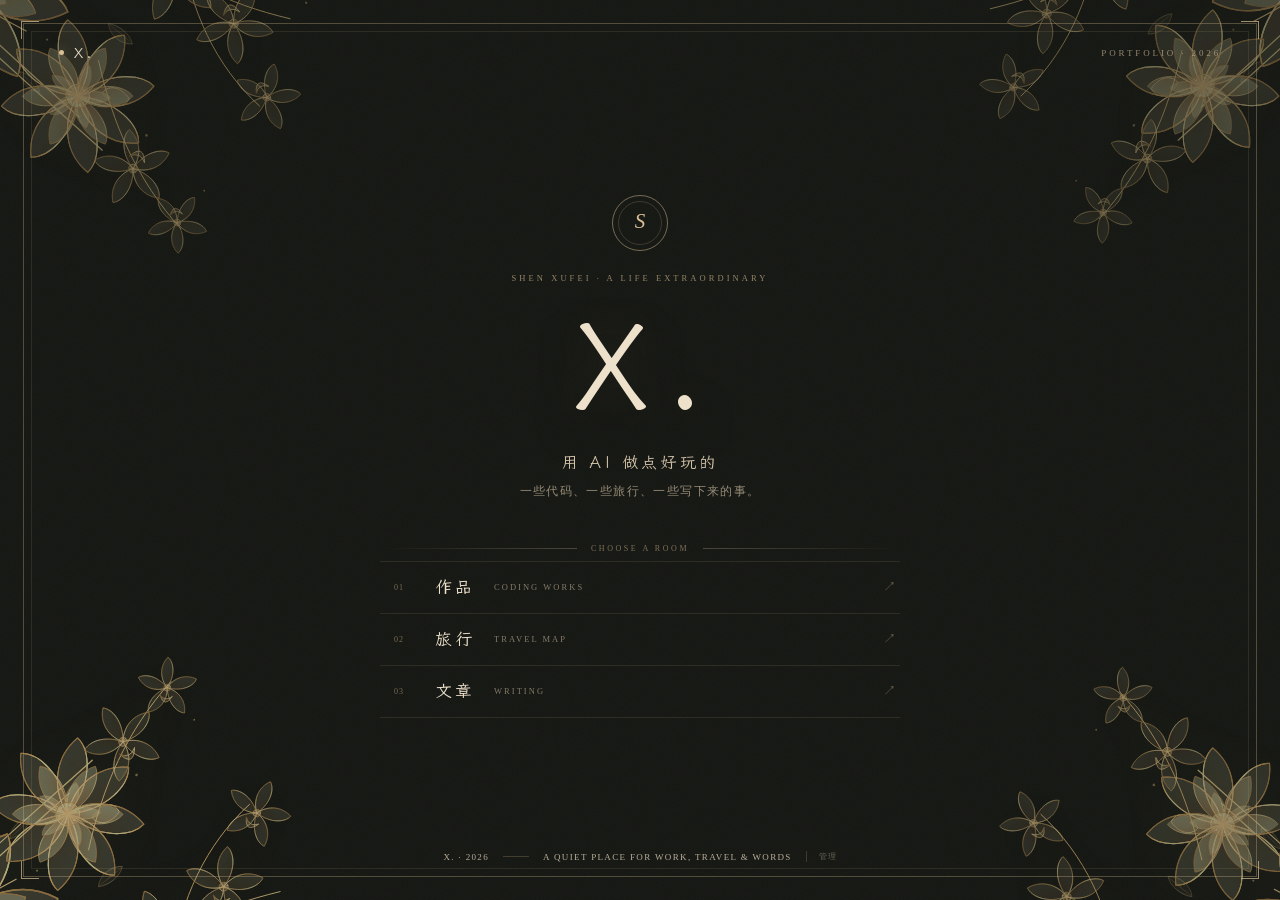
<file: site/index.html>
<!DOCTYPE html>
<html lang="zh-CN">
<head>
  <meta charset="UTF-8">
  <meta name="viewport" content="width=device-width, initial-scale=1.0">
  <title>沈旭斐 · 个人网站</title>
  <meta name="description" content="沈旭斐的个人网站：作品、旅行地图和文章。">
  <link rel="stylesheet" href="css/base.css?v=20261022h">
  <link rel="stylesheet" href="css/fonts.css?v=20261022h">
  <link rel="stylesheet" href="css/home.css?v=20261101d">
</head>
<body class="home-page" data-page="home">
  <div class="home-bg" aria-hidden="true"></div>
  <div class="home-grain" aria-hidden="true"></div>
  <div class="home-frame" aria-hidden="true"></div>

  <div class="cover-corner cover-corner--tl" data-depth="0.42" aria-hidden="true">
    <img src="assets/images/home/floral-corner.svg?v=20261022h" alt="">
  </div>
  <div class="cover-corner cover-corner--tr" data-depth="0.3" aria-hidden="true">
    <img src="assets/images/home/floral-corner.svg?v=20261022h" alt="">
  </div>
  <div class="cover-corner cover-corner--bl" data-depth="0.58" aria-hidden="true">
    <img src="assets/images/home/floral-corner.svg?v=20261022h" alt="">
  </div>
  <div class="cover-corner cover-corner--br" data-depth="0.48" aria-hidden="true">
    <img src="assets/images/home/floral-corner.svg?v=20261022h" alt="">
  </div>

  <header class="home-nav">
    <a class="home-brand" href="index.html">
      <span class="home-brand-dot"></span>
      <span data-profile-name>沈旭斐</span>
    </a>
    <span class="home-year">PORTFOLIO · 2026</span>
  </header>

  <main class="home-cover">
    <div class="home-center">
      <div class="home-monogram" aria-hidden="true"><span>S</span></div>
      <p class="home-kicker">SHEN XUFEI · A LIFE EXTRAORDINARY</p>
      <h1 class="home-name" data-profile-name>沈旭斐</h1>
      <p class="home-tagline" data-profile-tagline>新媒体 / 排版 / 用 AI 做点好玩的</p>
      <p class="home-line" data-profile-intro>一些代码、一些旅行、一些写下来的事。</p>

      <p class="home-index-label">CHOOSE A ROOM</p>
      <nav class="home-index" aria-label="栏目入口">
        <a href="works.html">
          <span class="index-num">01</span>
          <span class="index-cn">作品</span>
          <span class="index-en">CODING WORKS</span>
          <span class="index-arrow">↗</span>
        </a>
        <a href="travel.html">
          <span class="index-num">02</span>
          <span class="index-cn">旅行</span>
          <span class="index-en">TRAVEL MAP</span>
          <span class="index-arrow">↗</span>
        </a>
        <a href="writing.html">
          <span class="index-num">03</span>
          <span class="index-cn">文章</span>
          <span class="index-en">WRITING</span>
          <span class="index-arrow">↗</span>
        </a>
      </nav>
    </div>
  </main>

  <footer class="home-footer">
    <span><span data-profile-name>沈旭斐</span> · 2026</span>
    <span class="home-footer-line"></span>
    <span>A QUIET PLACE FOR WORK, TRAVEL &amp; WORDS</span>
    <a class="home-admin-entry" href="admin.html" rel="nofollow">管理</a>
  </footer>

  <script type="module" src="js/home.js?v=20261022h"></script>
  <script type="module" src="js/profile.js?v=20261103a"></script>
</body>
</html>
</file>
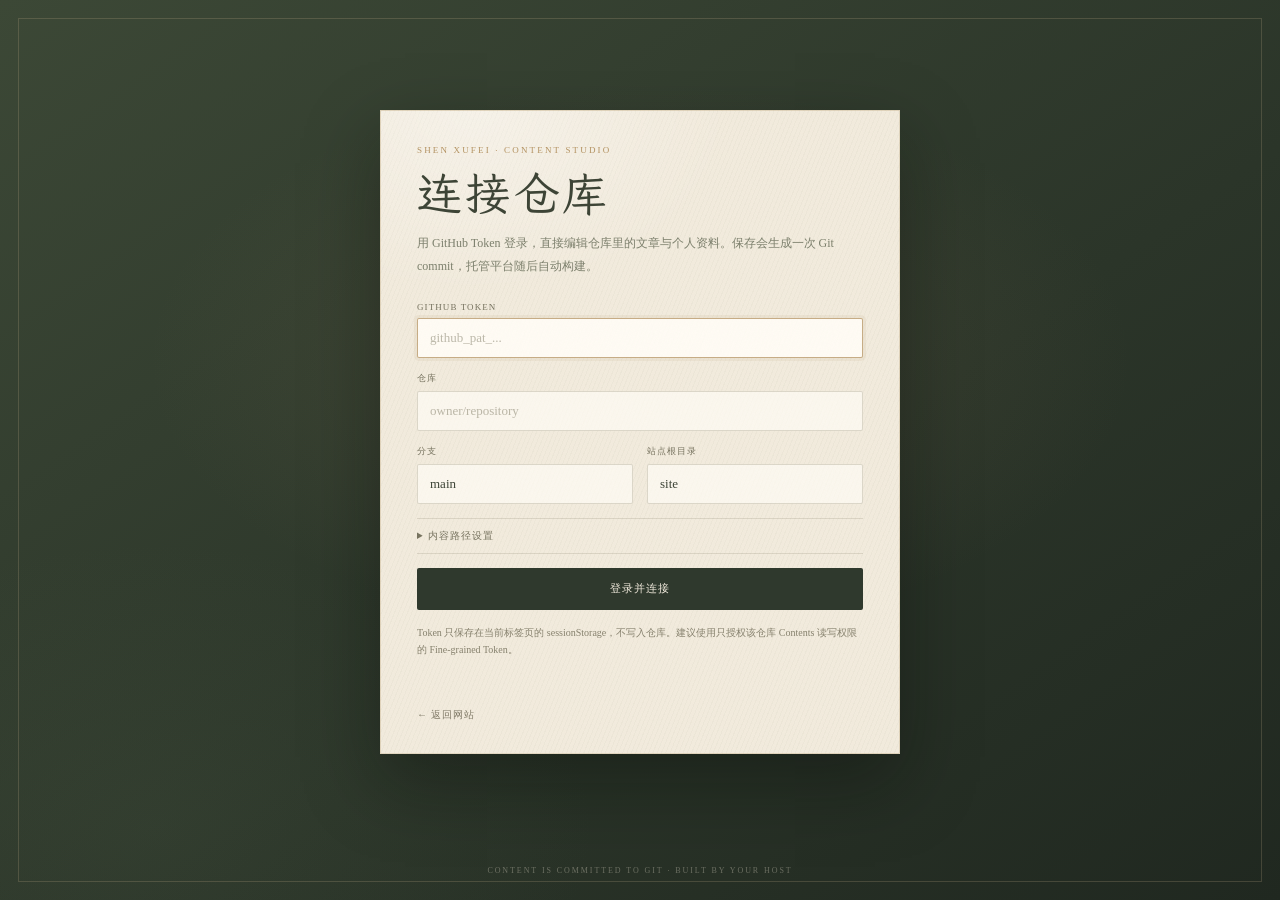
<file: site/admin.html>
<!DOCTYPE html>
<html lang="zh-CN">
<head>
  <meta charset="UTF-8">
  <meta name="viewport" content="width=device-width, initial-scale=1.0">
  <title>内容管理 · 沈旭斐</title>
  <meta name="robots" content="noindex, nofollow">
  <link rel="stylesheet" href="css/fonts.css?v=20261101a">
  <link rel="stylesheet" href="css/admin.css?v=20261103a">
</head>
<body class="admin-page">
  <div class="admin-grain" aria-hidden="true"></div>

  <section class="login-view" id="loginView">
    <div class="login-panel">
      <p class="admin-kicker">SHEN XUFEI · CONTENT STUDIO</p>
      <h1>连接仓库</h1>
      <p class="login-intro">用 GitHub Token 登录，直接编辑仓库里的文章与个人资料。保存会生成一次 Git commit，托管平台随后自动构建。</p>

      <form class="login-form" id="loginForm">
        <label class="field">
          <span>GitHub Token</span>
          <input id="tokenInput" type="password" placeholder="github_pat_..." autocomplete="off" spellcheck="false" required>
        </label>
        <label class="field">
          <span>仓库</span>
          <input id="repoInput" type="text" placeholder="owner/repository" autocomplete="off" spellcheck="false" required>
        </label>
        <div class="field-row">
          <label class="field">
            <span>分支</span>
            <input id="branchInput" type="text" value="main" autocomplete="off" spellcheck="false">
          </label>
          <label class="field">
            <span>站点根目录</span>
            <input id="siteRootInput" type="text" placeholder="site" autocomplete="off" spellcheck="false">
          </label>
        </div>

        <details class="advanced">
          <summary>内容路径设置</summary>
          <label class="field">
            <span>内容文件（仓库内）</span>
            <input id="contentPathInput" type="text" value="site/content/site.json" autocomplete="off" spellcheck="false">
          </label>
          <label class="field">
            <span>文章图片目录（仓库内）</span>
            <input id="mediaPathInput" type="text" value="site/assets/images/uploads" autocomplete="off" spellcheck="false">
          </label>
          <label class="field">
            <span>旅行图片目录（仓库内）</span>
            <input id="travelMediaPathInput" type="text" value="site/assets/images/travel" autocomplete="off" spellcheck="false">
          </label>
          <label class="field">
            <span>作品图片目录（仓库内）</span>
            <input id="worksMediaPathInput" type="text" value="site/assets/images/works" autocomplete="off" spellcheck="false">
          </label>
          <p class="field-note">如果仓库根目录就是网站根目录，把站点根目录留空，内容路径改成 `content/site.json`。</p>
        </details>

        <button class="primary-btn" id="loginButton" type="submit">登录并连接</button>
        <p class="form-note">Token 只保存在当前标签页的 sessionStorage，不写入仓库。建议使用只授权该仓库 Contents 读写权限的 Fine-grained Token。</p>
        <p class="form-error" id="loginError" role="alert"></p>
      </form>

      <a class="back-link" href="index.html">← 返回网站</a>
    </div>
    <p class="login-foot">CONTENT IS COMMITTED TO GIT · BUILT BY YOUR HOST</p>
  </section>

  <section class="app-view" id="appView" hidden>
    <aside class="sidebar">
      <a class="sidebar-brand" href="index.html">
        <span class="sidebar-mark"></span>
        <span>
          <strong>沈旭斐</strong>
          <small>CONTENT STUDIO</small>
        </span>
      </a>

      <nav class="side-nav" aria-label="后台导航">
        <button class="side-link active" type="button" data-view="articles">
          <span class="side-num">01</span>
          <span>文章</span>
        </button>
        <button class="side-link" type="button" data-view="works">
          <span class="side-num">02</span>
          <span>作品</span>
        </button>
        <button class="side-link" type="button" data-view="profile">
          <span class="side-num">03</span>
          <span>个人资料</span>
        </button>
        <button class="side-link" type="button" data-view="travel">
          <span class="side-num">04</span>
          <span>旅行</span>
        </button>
        <button class="side-link" type="button" data-view="settings">
          <span class="side-num">05</span>
          <span>设置</span>
        </button>
      </nav>

      <div class="repo-card">
        <span class="repo-label">REPOSITORY</span>
        <strong id="repoLabel">—</strong>
        <small id="branchLabel">—</small>
        <a id="repoLink" href="#" target="_blank" rel="noreferrer">在 GitHub 查看 ↗</a>
      </div>

      <div class="account-card">
        <span class="account-dot"></span>
        <span id="accountLabel">未连接</span>
      </div>
      <button class="logout-btn" id="logoutButton" type="button">退出登录</button>
    </aside>

    <main class="workspace">
      <header class="workspace-head">
        <div>
          <p class="admin-kicker">CONTENT MANAGEMENT</p>
          <h1 id="viewTitle">文章</h1>
        </div>
        <div class="head-status">
          <span class="status-pill" id="saveStatus">已连接</span>
          <a class="head-link" id="commitLink" href="#" target="_blank" rel="noreferrer" hidden>查看提交 ↗</a>
        </div>
      </header>

      <section class="panel articles-panel" id="articlesPanel">
        <div class="panel-intro">
          <p>编辑文章列表。标题、日期、标签、摘要和正文会一起提交到内容文件。</p>
          <button class="primary-btn small" id="newArticleBtn" type="button">＋ 新文章</button>
        </div>

        <div class="article-layout">
          <aside class="article-list-wrap">
            <div class="list-caption">
              <span>全部文章</span>
              <span id="articleCount">0</span>
            </div>
            <div class="article-list" id="articleList"></div>
          </aside>

          <section class="editor-card" id="editorCard">
            <div class="editor-empty" id="editorEmpty">
              <span class="empty-mark">✿</span>
              <h2>选择一篇文章</h2>
              <p>或新建一篇文章，开始编辑。</p>
            </div>

            <form class="editor-form" id="articleForm" hidden>
              <div class="editor-head">
                <div>
                  <p class="admin-kicker" id="editorMode">EDIT ARTICLE</p>
                  <h2 id="editorHeading">编辑文章</h2>
                </div>
                <div class="editor-actions">
                  <a class="text-btn" id="viewArticleLink" href="#" target="_blank" rel="noreferrer" hidden>在网站查看 ↗</a>
                  <button class="danger-btn" id="deleteArticleBtn" type="button">删除</button>
                  <button class="primary-btn small" type="submit">保存文章</button>
                </div>
              </div>

              <div class="field-row">
                <label class="field grow">
                  <span>标题</span>
                  <input id="articleTitleInput" type="text" required>
                </label>
                <label class="field">
                  <span>日期</span>
                  <input id="articleDateInput" type="month">
                </label>
              </div>

              <div class="field-row">
                <label class="field">
                  <span>Slug（链接标识）</span>
                  <input id="articleSlugInput" type="text" pattern="[a-z0-9-]+" placeholder="my-article" required>
                </label>
                <label class="field grow">
                  <span>标签</span>
                  <input id="articleTagInput" type="text" placeholder="随笔">
                </label>
              </div>

              <label class="field">
                <span>摘要</span>
                <textarea id="articleExcerptInput" rows="2" placeholder="一句话摘要，会显示在文章列表"></textarea>
              </label>

              <label class="field">
                <span>正文</span>
                <textarea id="articleBodyInput" rows="18" placeholder="段落之间空一行。&#10;&#10;上传图片会插入 ![说明](路径) 形式的独立段落。"></textarea>
              </label>

              <div class="body-tools">
                <label class="upload-btn">
                  <span>＋ 上传图片</span>
                  <input id="imageInput" type="file" accept="image/png,image/jpeg,image/webp,image/gif,image/avif" hidden>
                </label>
                <span id="uploadStatus">支持 JPG / PNG / WebP / GIF / AVIF，单张不超过 5MB</span>
              </div>

              <p class="editor-note" id="editorStatus"></p>
            </form>
          </section>
        </div>
      </section>

      <section class="panel works-panel" id="worksPanel" hidden>
        <div class="panel-intro">
          <p>编辑作品标题、类型、年份、说明和链接；可以上传一张封面图，没上传时保留当前的植物图版封面。</p>
          <button class="primary-btn small" id="newWorkBtn" type="button">＋ 新作品</button>
        </div>

        <div class="article-layout">
          <aside class="article-list-wrap">
            <div class="list-caption">
              <span>全部作品</span>
              <span id="worksCount">0</span>
            </div>
            <div class="article-list" id="worksList"></div>
          </aside>

          <section class="editor-card">
            <div class="editor-empty" id="workEmpty">
              <span class="empty-mark">✿</span>
              <h2>选择一个作品</h2>
              <p>或新建一个作品卡片。</p>
            </div>

            <form class="editor-form" id="workForm" hidden>
              <div class="editor-head">
                <div>
                  <p class="admin-kicker">SELECTED WORK</p>
                  <h2 id="workHeading">作品</h2>
                </div>
                <div class="editor-actions">
                  <a class="text-btn" id="viewWorkLink" href="#" target="_blank" rel="noreferrer" hidden>打开链接 ↗</a>
                  <button class="danger-btn" id="deleteWorkBtn" type="button">删除</button>
                  <button class="primary-btn small" type="submit">保存作品</button>
                </div>
              </div>

              <label class="field">
                <span>作品标题</span>
                <input id="workTitleInput" type="text" placeholder="一本书的诞生 · 对页画版图">
              </label>

              <div class="field-row">
                <label class="field">
                  <span>类型</span>
                  <input id="workTypeInput" type="text" placeholder="排版 / HTML">
                </label>
                <label class="field">
                  <span>年份</span>
                  <input id="workYearInput" type="text" placeholder="2025">
                </label>
              </div>

              <label class="field">
                <span>项目链接</span>
                <input id="workLinkInput" type="text" placeholder="https://... 或相对路径">
              </label>

              <label class="field">
                <span>项目说明</span>
                <textarea id="workDescInput" rows="4" placeholder="一句话说明这个项目做了什么。"></textarea>
              </label>

              <div class="work-cover-editor">
                <div class="work-cover-preview" id="workCoverPreview">植物图版封面</div>
                <div class="work-cover-actions">
                  <label class="upload-btn">
                    <span>＋ 上传封面</span>
                    <input id="workCoverInput" type="file" accept="image/png,image/jpeg,image/webp,image/gif,image/avif" hidden>
                  </label>
                  <button class="text-btn" id="removeWorkCoverBtn" type="button">移除封面</button>
                </div>
                <p class="editor-note" id="workCoverStatus">没有封面图时，会按作品序号显示植物图版封面。</p>
              </div>

              <p class="editor-note" id="workEditorStatus"></p>
            </form>
          </section>
        </div>
      </section>

      <section class="panel profile-panel" id="profilePanel" hidden>
        <div class="panel-intro">
          <p>保存后会写入内容文件；首页的姓名、标语和短句会读取这里。</p>
        </div>
        <form class="profile-form" id="profileForm">
          <div class="field-row">
            <label class="field">
              <span>姓名</span>
              <input id="profileNameInput" type="text">
            </label>
            <label class="field">
              <span>邮箱</span>
              <input id="profileEmailInput" type="email" placeholder="可选">
            </label>
          </div>
          <label class="field">
            <span>一句话标语</span>
            <input id="profileTaglineInput" type="text" placeholder="新媒体 / 排版 / 用 AI 做点好玩的">
          </label>
          <label class="field">
            <span>短句 / 简介</span>
            <textarea id="profileIntroInput" rows="3" placeholder="一些代码、一些旅行、一些写下来的事。"></textarea>
          </label>
          <div class="field-row">
            <label class="field">
              <span>所在地</span>
              <input id="profileLocationInput" type="text" placeholder="可选">
            </label>
            <label class="field">
              <span>GitHub</span>
              <input id="profileGithubInput" type="url" placeholder="https://github.com/...">
            </label>
          </div>
          <label class="field">
            <span>小红书</span>
            <input id="profileXhsInput" type="text" placeholder="可选">
          </label>
          <div class="form-actions">
            <button class="primary-btn small" type="submit">保存个人资料</button>
            <span class="form-note">会提交到同一个内容文件。</span>
          </div>
        </form>
      </section>

      <section class="panel travel-panel" id="travelPanel" hidden>
        <div class="panel-intro">
          <p>管理省份状态、旅行标题 / 文案和木马照片。照片会提交到旅行图片目录；保存后地图和木马读取这里。</p>
          <div class="travel-add">
            <select id="newProvinceSelect" aria-label="选择省份"></select>
            <button class="primary-btn small" id="addProvinceBtn" type="button">添加省份</button>
          </div>
        </div>

        <div class="travel-layout">
          <aside class="article-list-wrap travel-list-wrap">
            <div class="list-caption">
              <span>省份</span>
              <span id="travelCount">0</span>
            </div>
            <div class="article-list" id="travelList"></div>
          </aside>

          <section class="editor-card travel-editor-card">
            <div class="editor-empty" id="travelEmpty">
              <span class="empty-mark">✿</span>
              <h2>选择一个省份</h2>
              <p>或从上方添加一个新省份。</p>
            </div>

            <form class="editor-form" id="travelForm" hidden>
              <div class="editor-head">
                <div>
                  <p class="admin-kicker">TRAVEL PLACE</p>
                  <h2 id="travelHeading">省份</h2>
                </div>
                <div class="editor-actions">
                  <button class="danger-btn" id="deleteProvinceBtn" type="button">移除省份</button>
                  <button class="primary-btn small" type="submit">保存旅行</button>
                </div>
              </div>

              <div class="field-row">
                <label class="field">
                  <span>状态</span>
                  <select id="travelStatus">
                    <option value="visited">去过 · 粉色</option>
                    <option value="wishlist">最想去 · 蓝色</option>
                    <option value="neutral">未点亮</option>
                  </select>
                </label>
                <label class="field">
                  <span>省份名（地图匹配）</span>
                  <input id="travelProvinceInput" type="text" readonly>
                </label>
              </div>

              <label class="field">
                <span>旅行标题</span>
                <input id="travelTitleInput" type="text" placeholder="江南的雨">
              </label>
              <label class="field">
                <span>副标题</span>
                <input id="travelSubtitleInput" type="text" placeholder="杭州 · 乌镇 · 2025 春">
              </label>
              <label class="field">
                <span>旅行文案</span>
                <textarea id="travelNoteInput" rows="5" placeholder="那几天一直在下雨，反而觉得江南就该是湿的。"></textarea>
              </label>

              <div class="travel-photos-head">
                <div>
                  <span class="field-label">照片</span>
                  <p class="field-note">竖版 3:4 左右最好；没有照片时会继续显示示例占位图。</p>
                </div>
                <label class="upload-btn">
                  <span>＋ 上传照片</span>
                  <input id="travelImageInput" type="file" accept="image/png,image/jpeg,image/webp,image/gif,image/avif" multiple hidden>
                </label>
              </div>
              <div class="photo-grid" id="travelPhotos"></div>
              <p class="editor-note" id="travelUploadStatus">一次可以选多张，单张不超过 5MB。</p>
              <p class="editor-note" id="travelEditorStatus"></p>
            </form>
          </section>
        </div>
      </section>

      <section class="panel settings-panel" id="settingsPanel" hidden>
        <div class="panel-intro">
          <p>仓库路径和登录状态。修改仓库设置后会重新读取内容。</p>
        </div>
        <form class="profile-form" id="settingsForm">
          <div class="field-row">
            <label class="field">
              <span>仓库</span>
              <input id="settingsRepoInput" type="text" placeholder="owner/repository">
            </label>
            <label class="field">
              <span>分支</span>
              <input id="settingsBranchInput" type="text" placeholder="main">
            </label>
          </div>
          <div class="field-row">
            <label class="field">
              <span>站点根目录</span>
              <input id="settingsSiteRootInput" type="text" placeholder="site">
            </label>
            <label class="field">
              <span>内容文件</span>
              <input id="settingsContentPathInput" type="text">
            </label>
          </div>
          <label class="field">
            <span>文章图片目录</span>
            <input id="settingsMediaPathInput" type="text">
          </label>
          <label class="field">
            <span>旅行图片目录</span>
            <input id="settingsTravelMediaPathInput" type="text">
          </label>
          <label class="field">
            <span>作品图片目录</span>
            <input id="settingsWorksMediaPathInput" type="text">
          </label>
          <div class="settings-note">
            <strong>Token</strong>
            <span id="tokenStatus">当前标签页已连接</span>
            <button class="text-btn" id="changeTokenBtn" type="button">更换 Token</button>
          </div>
          <div class="form-actions">
            <button class="primary-btn small" type="submit">保存设置并重新连接</button>
          </div>
        </form>
      </section>
    </main>
  </section>

  <div class="toast" id="toast" role="status" aria-live="polite"></div>
  <script type="module" src="js/admin.js?v=20261103a"></script>
</body>
</html>
</file>
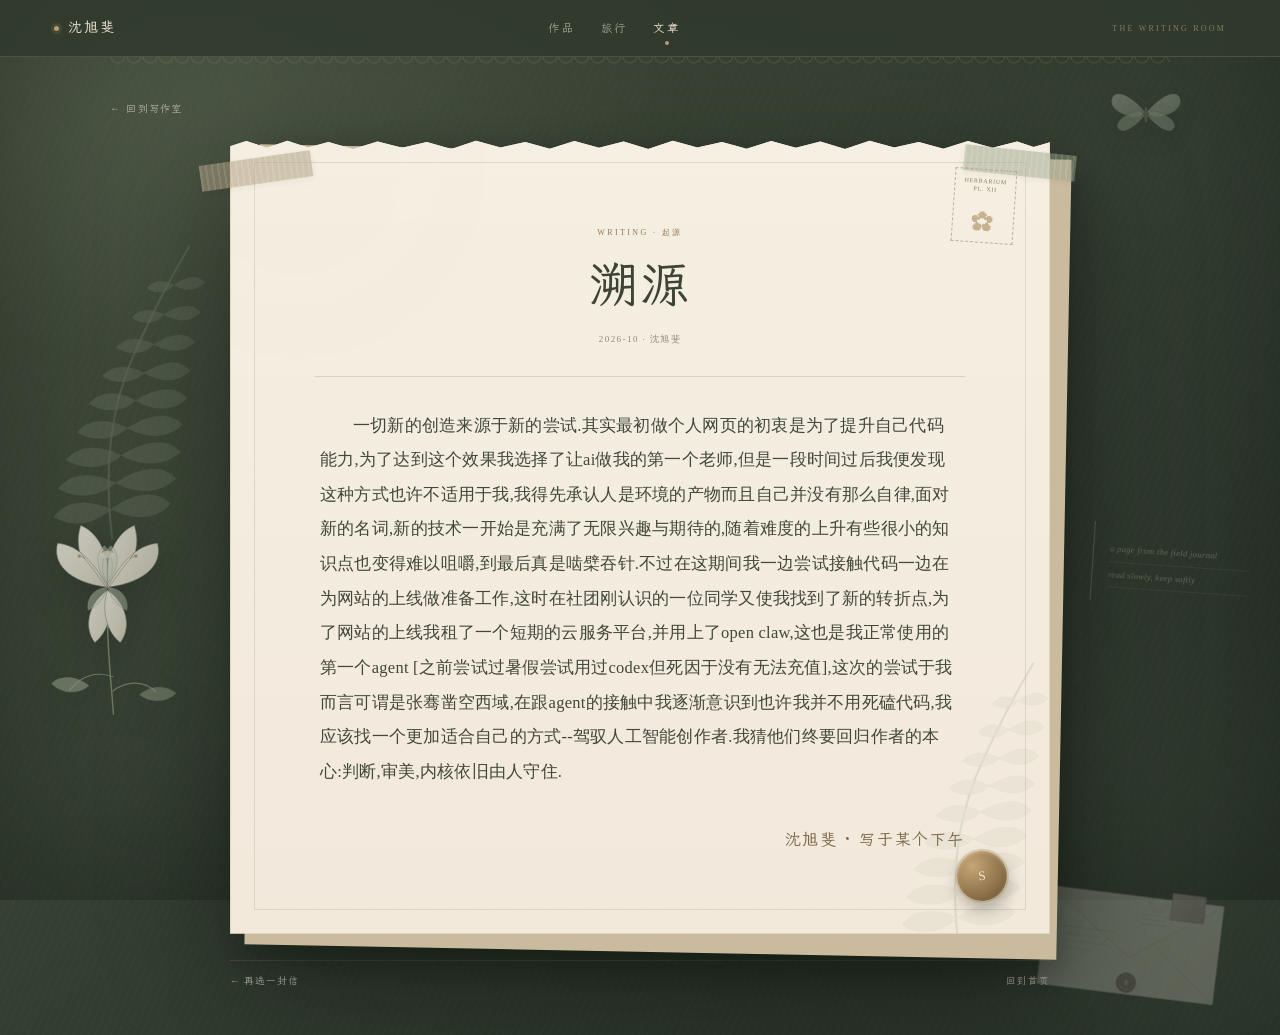
<file: site/article.html>
<!DOCTYPE html>
<html lang="zh-CN">
<head>
  <meta charset="UTF-8">
  <meta name="viewport" content="width=device-width, initial-scale=1.0">
  <title>文章 · 沈旭斐</title>
  <meta name="description" content="沈旭斐的文章，一封写在信纸上的信。">
  <link rel="stylesheet" href="css/base.css?v=20261022h">
  <link rel="stylesheet" href="css/fonts.css?v=20261022h">
  <link rel="stylesheet" href="css/scrapbook.css?v=20261022h">
  <link rel="stylesheet" href="css/natural-history.css?v=20261103a">
</head>
<body class="scrapbook-page article-page" data-page="article">
  <header class="sb-nav">
    <a class="sb-brand" href="index.html">
      <span class="sb-brand-dot"></span>
      沈旭斐
    </a>
    <nav class="sb-links" aria-label="主导航">
      <a href="works.html">作品</a>
      <a href="travel.html">旅行</a>
      <a href="writing.html" class="active">文章</a>
    </nav>
    <span class="sb-note">THE WRITING ROOM</span>
  </header>

  <main class="article-main">
    <div class="sb-deco sb-deco--butterfly sb-deco--article" data-depth="0.42" aria-hidden="true">
      <img src="assets/images/natural-history/butterfly-sage.svg" alt="">
    </div>
    <div class="sb-deco sb-deco--branch sb-deco--article" data-depth="0.18" aria-hidden="true">
      <img src="assets/images/natural-history/fern.svg" alt="">
    </div>
    <div class="sb-deco sb-deco--lily sb-deco--article" data-depth="0.24" aria-hidden="true">
      <img src="assets/images/natural-history/white-lily.svg" alt="">
    </div>
    <div class="sb-deco sb-deco--doily sb-deco--article" data-depth="0.28" aria-hidden="true">
      <img src="assets/images/scrapbook/lace-doily.svg" alt="">
    </div>
    <div class="sb-deco sb-deco--envelope sb-deco--article" data-depth="0.3" aria-hidden="true">
      <img src="assets/images/scrapbook/envelope.svg" alt="">
    </div>
    <div class="sb-manuscript sb-manuscript--article" aria-hidden="true">
      <span class="manuscript-line">a page from the field journal</span>
      <span class="manuscript-line">read slowly, keep softly</span>
    </div>
    <div class="sb-lace-edge sb-lace-edge--article" aria-hidden="true"></div>

    <a class="article-back" href="writing.html">← 回到写作室</a>

    <div class="letter-stage">
      <div class="letter-stage-back" aria-hidden="true"></div>
      <span class="sheet-tape sheet-tape--left" aria-hidden="true"></span>
      <span class="sheet-tape sheet-tape--right" aria-hidden="true"></span>

      <article class="letter-sheet">
        <span class="sheet-stamp" aria-hidden="true">
          <span class="stamp-word">HERBARIUM<br>PL. XII</span>
          <span class="stamp-flower">✿</span>
        </span>

        <header class="letter-head">
          <p class="sb-kicker" id="articleTag">WRITING</p>
          <h1 id="articleTitle">文章标题</h1>
          <p class="sheet-meta" id="articleMeta">2026 · 沈旭斐</p>
        </header>

        <div class="letter-body" id="articleBody"></div>

        <p class="letter-sign">沈旭斐 · 写于某个下午</p>
        <span class="letter-wax" aria-hidden="true">S</span>
      </article>
    </div>

    <footer class="article-foot">
      <a href="writing.html">← 再选一封信</a>
      <a href="index.html">回到首页</a>
    </footer>
  </main>

  <script type="module" src="js/pages.js?v=20261103a"></script>
</body>
</html>
</file>
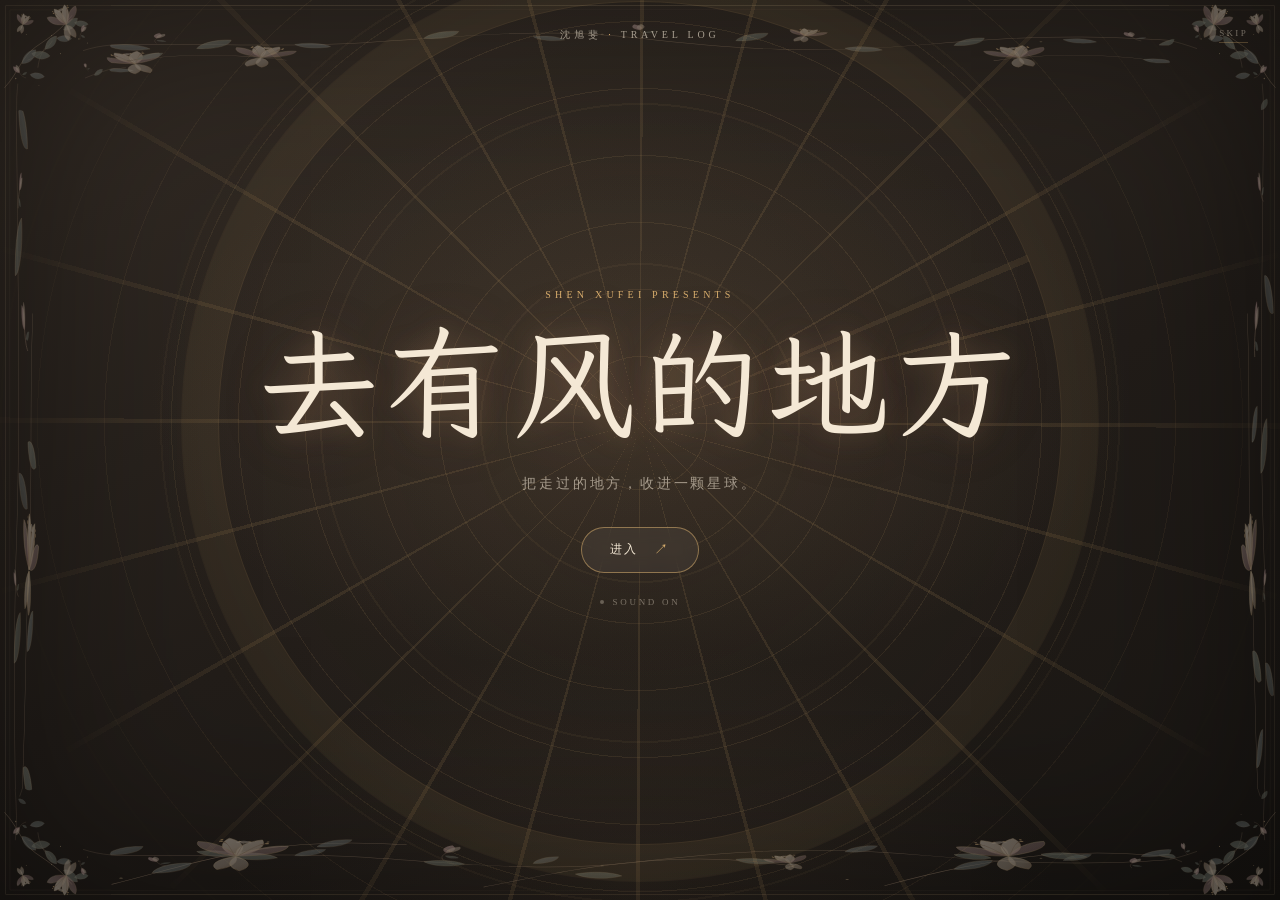
<file: site/travel.html>
<!DOCTYPE html>
<html lang="zh-CN">
<head>
  <meta charset="UTF-8">
  <meta name="viewport" content="width=device-width, initial-scale=1.0">
  <title>旅行地图 · 沈旭斐</title>
  <script>
    try {
      if (sessionStorage.getItem('travelIntroSeen') === '1') {
        document.documentElement.classList.add('skip-travel-intro');
      }
    } catch (error) {}
  </script>
  <link rel="stylesheet" href="css/base.css?v=20261020b">
  <link rel="stylesheet" href="css/fonts.css?v=20261020b">
  <link rel="stylesheet" href="css/travel.css?v=20261023d">
  <link rel="stylesheet" href="css/carousel-skin.css?v=20261023c">
  <link rel="stylesheet" href="css/intro.css?v=20261023c">
</head>
<body class="travel-page">
  <section class="travel-intro" id="travelIntro" aria-label="旅行体验开场">
    <div class="intro-pattern" aria-hidden="true"></div>
    <div class="intro-dust" id="introDust" aria-hidden="true"></div>
    <div class="intro-brand">沈旭斐 <span>·</span> TRAVEL LOG</div>
    <button class="intro-skip" id="introSkip" type="button">SKIP</button>
    <div class="intro-center">
      <p class="intro-kicker">SHEN XUFEI PRESENTS</p>
      <h1 class="intro-title">去有风的地方</h1>
      <p class="intro-sub">把走过的地方，收进一颗星球。</p>
      <button class="intro-enter" id="introEnter" type="button">
        <span>进入</span>
        <span class="intro-enter-arrow">↗</span>
      </button>
      <button class="intro-sound" id="introSound" type="button" aria-pressed="false">
        <span class="intro-sound-dot"></span>
        <span class="intro-sound-label">SOUND ON</span>
      </button>
    </div>
  </section>

  <canvas id="globe-canvas" aria-hidden="true"></canvas>
  <canvas id="globe-canvas-2d" aria-hidden="true" hidden></canvas>
  <div class="sky-glow" aria-hidden="true"></div>

  <header class="travel-nav">
    <a class="nav-brand" href="index.html">
      <span class="brand-dot"></span>
      沈旭斐
    </a>
    <nav class="nav-links" aria-label="主导航">
      <a href="works.html">作品</a>
      <a href="travel.html" class="active">旅行</a>
      <a href="writing.html">文章</a>
    </nav>
    <button class="sound-toggle" id="soundToggle" aria-pressed="false" title="背景音乐：Water Lily — Kevin MacLeod（CC BY 4.0）">
      <span class="sound-icon">♪</span>
      <span class="sound-label">音乐</span>
    </button>
  </header>

  <main>
    <section class="globe-stage" id="globeStage">
      <div class="globe-copy">
        <p class="eyebrow">TRAVEL LOG · 旅行地图</p>
        <h1 class="globe-title">把走过的地方，<br>收进一颗星球</h1>
        <p class="globe-sub">拖动地球看看，点一下，降落到中国。去过的地方会亮成粉色，最想去的地方是蓝色。</p>
        <button class="enter-btn" id="enterBtn">
          <span>点击地球开始</span>
          <span class="enter-arrow">↘</span>
        </button>
      </div>
      <div class="globe-hint" aria-hidden="true">
        <span>拖动旋转</span>
        <span class="hint-dot"></span>
        <span>滚轮缩放</span>
        <span class="hint-dot"></span>
        <span>点击降落</span>
      </div>
    </section>

    <section class="map-stage" id="mapStage" hidden>
      <div class="map-head">
        <button class="back-btn" id="backToGlobe">← 回到地球</button>
        <div class="map-title-wrap">
          <p class="eyebrow">CHINA · 我的足迹</p>
          <h2>降落在中国</h2>
        </div>
        <div class="map-stats">
          <span><strong id="visitedCount">0</strong> 个去过</span>
          <span><strong id="wishCount">0</strong> 个愿望</span>
        </div>
      </div>

      <div class="map-canvas-wrap">
        <svg id="chinaMap" viewBox="0 0 1000 580" role="img" aria-label="中国旅行地图"></svg>
        <div class="map-tooltip" id="mapTooltip" hidden></div>
      </div>

      <div class="map-places" id="mapPlaces" aria-label="去过的省份"></div>

      <div class="map-legend">
        <span class="legend-item"><i class="swatch visited"></i>去过</span>
        <span class="legend-item"><i class="swatch wishlist"></i>最想去</span>
        <span class="legend-item"><i class="swatch neutral"></i>还没点亮</span>
        <span class="demo-chip" id="demoChip" hidden>示例数据 · 待替换</span>
      </div>
      <p class="map-hint">点击粉色或蓝色省份，翻开旅行照片</p>
    </section>
  </main>

  <section class="place-overlay" id="placeOverlay" hidden aria-modal="true" role="dialog" aria-labelledby="placeTitle">
    <div class="place-backdrop" id="placeBackdrop">
      <span class="sky-cloud cloud-1" aria-hidden="true"></span>
      <span class="sky-cloud cloud-2" aria-hidden="true"></span>
      <span class="sky-star star-1" aria-hidden="true"></span>
      <span class="sky-star star-2" aria-hidden="true"></span>
      <span class="sky-star star-3" aria-hidden="true"></span>
      <span class="sky-star star-4" aria-hidden="true"></span>
      <span class="sky-star star-5" aria-hidden="true"></span>
      <span class="sky-star star-6" aria-hidden="true"></span>
    </div>
    <button class="place-close" id="placeClose" aria-label="关闭">×</button>
    <button class="place-music" id="placeMusic" aria-label="背景音乐" aria-pressed="false">♪</button>
    <div class="place-content">
      <header class="place-head">
        <p class="eyebrow" id="placeEyebrow">DESTINATION</p>
        <h2 id="placeTitle">江南的雨</h2>
        <p class="place-subtitle" id="placeSubtitle">杭州 · 乌镇 · 2025 春</p>
        <p class="place-note" id="placeNote"></p>
      </header>

      <div class="carousel-toolbar" role="group" aria-label="旋转木马控制">
        <button class="comic-chip" id="carouselWind">起风</button>
        <button class="comic-chip" id="carouselSpin">暂停旋转</button>
        <button class="comic-chip" id="carouselMode" aria-pressed="false">☾ 夜晚</button>
      </div>

      <div class="carousel-shell">
        <div class="carousel-glow" aria-hidden="true"></div>
        <div class="sparkle-field" id="sparkleField" aria-hidden="true"></div>
        <div class="carousel-3d" id="carousel3d" aria-hidden="true"></div>
        <div class="carousel-column" aria-hidden="true"><span class="carousel-lamp"></span></div>
        <div class="carousel-canopy" aria-hidden="true"></div>
        <div class="carousel-stage" id="carouselStage">
          <div class="carousel-ring" id="carouselRing"></div>
          <div class="carousel-base" aria-hidden="true"></div>
        </div>
      </div>

      <div class="carousel-controls">
        <button class="round-btn" id="carouselPrev" aria-label="上一张">←</button>
        <span class="carousel-count" id="carouselCount">1 / 6</span>
        <button class="round-btn" id="carouselNext" aria-label="下一张">→</button>
      </div>

      <p class="carousel-credit">
        木马贴图与结构：<a href="https://github.com/Daria1216/carousel-lamp" target="_blank" rel="noreferrer">Carousel Lamp</a>
        by 咕噜蛋Daria · 非商业使用<br>
        背景音乐：<a href="https://incompetech.com/music/royalty-free/index.html?isrc=USUAN1400035" target="_blank" rel="noreferrer">Water Lily</a>
        by Kevin MacLeod · CC BY 4.0
      </p>
    </div>
  </section>

  <div class="photo-modal" id="photoModal" hidden>
    <button class="photo-modal-close" id="photoModalClose" aria-label="关闭">×</button>
    <figure>
      <div id="photoModalMedia"></div>
      <figcaption id="photoModalCaption"></figcaption>
    </figure>
  </div>

  <div class="toast" id="toast" role="status" aria-live="polite"></div>

  <script src="vendor/gsap.min.js"></script>
  <script type="module" src="js/travel.js?v=20261105b"></script>
</body>
</html>
</file>
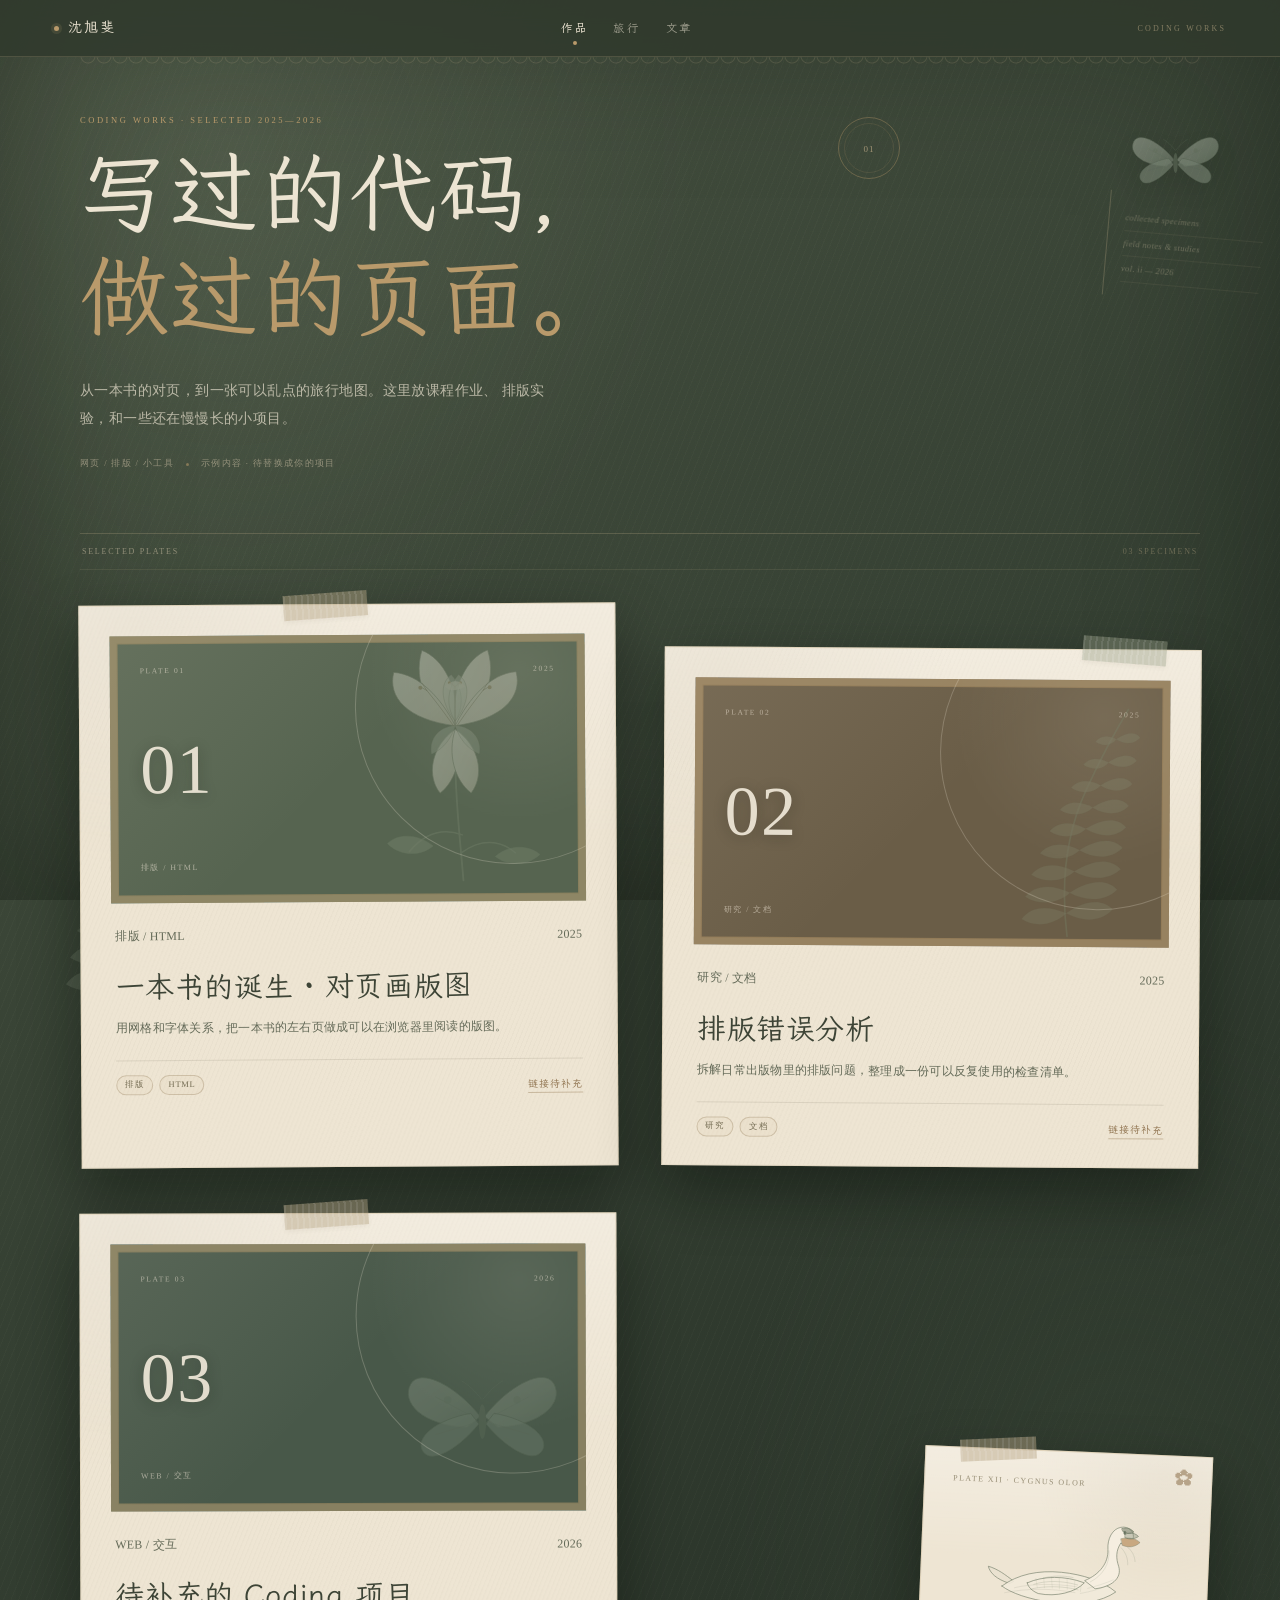
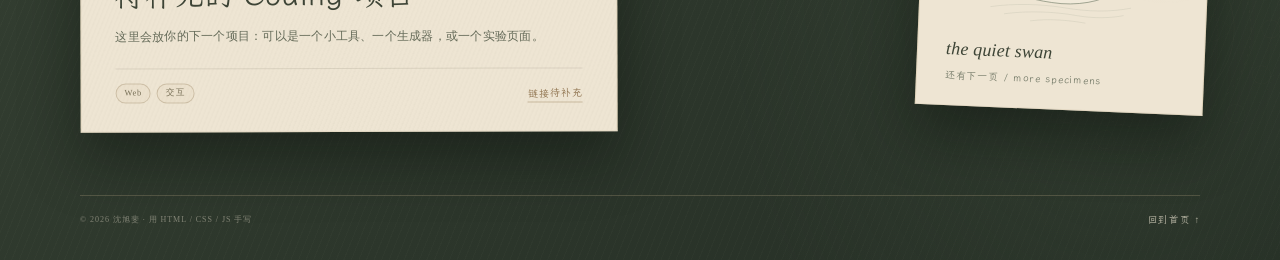
<file: site/works.html>
<!DOCTYPE html>
<html lang="zh-CN">
<head>
  <meta charset="UTF-8">
  <meta name="viewport" content="width=device-width, initial-scale=1.0">
  <title>作品 · 沈旭斐</title>
  <meta name="description" content="沈旭斐的 Coding 作品：网页、排版实验和小工具。">
  <link rel="stylesheet" href="css/base.css?v=20261022h">
  <link rel="stylesheet" href="css/fonts.css?v=20261022h">
  <link rel="stylesheet" href="css/scrapbook.css?v=20261022h">
  <link rel="stylesheet" href="css/natural-history.css?v=20261103a">
</head>
<body class="scrapbook-page works-page" data-page="works">
  <header class="sb-nav">
    <a class="sb-brand" href="index.html">
      <span class="sb-brand-dot"></span>
      沈旭斐
    </a>
    <nav class="sb-links" aria-label="主导航">
      <a href="works.html" class="active">作品</a>
      <a href="travel.html">旅行</a>
      <a href="writing.html">文章</a>
    </nav>
    <span class="sb-note">CODING WORKS</span>
  </header>

  <main class="sb-main sb-main--works">
    <div class="sb-deco sb-deco--butterfly" data-depth="0.55" aria-hidden="true">
      <img src="assets/images/natural-history/butterfly-sage.svg" alt="">
    </div>
    <div class="sb-deco sb-deco--branch" data-depth="0.26" aria-hidden="true">
      <img src="assets/images/natural-history/fern.svg" alt="">
    </div>
    <div class="sb-deco sb-deco--doily" data-depth="0.36" aria-hidden="true">
      <img src="assets/images/scrapbook/lace-doily.svg" alt="">
    </div>
    <div class="sb-manuscript sb-manuscript--works" aria-hidden="true">
      <span class="manuscript-line">collected specimens</span>
      <span class="manuscript-line">field notes &amp; studies</span>
      <span class="manuscript-line">vol. ii — 2026</span>
    </div>
    <div class="sb-lace-edge" aria-hidden="true"></div>

    <section class="sb-hero">
      <div class="sb-hero-mark" aria-hidden="true"><span>01</span></div>
      <p class="sb-kicker">CODING WORKS · SELECTED 2025—2026</p>
      <h1>写过的代码，<br><em>做过的页面。</em></h1>
      <p class="sb-hero-copy">
        从一本书的对页，到一张可以乱点的旅行地图。这里放课程作业、
        排版实验，和一些还在慢慢长的小项目。
      </p>
      <div class="sb-hero-meta">
        <span>网页 / 排版 / 小工具</span>
        <span class="meta-dot"></span>
        <span>示例内容 · 待替换成你的项目</span>
      </div>
    </section>

    <section class="sb-board">
      <div class="sb-board-head">
        <span>SELECTED PLATES</span>
        <span>03 SPECIMENS</span>
      </div>
      <div class="work-grid" id="worksGrid"></div>

      <aside class="sb-board-note" aria-hidden="true">
        <span class="note-tape"></span>
        <p class="note-label">PLATE XII · CYGNUS OLOR</p>
        <img class="note-swan" src="assets/images/natural-history/swan.svg" alt="">
        <p class="note-script">the quiet swan</p>
        <p class="note-cn">还有下一页 / more specimens</p>
        <span class="note-mark">✿</span>
      </aside>
    </section>

    <footer class="sb-footer">
      <span>© 2026 沈旭斐 · 用 HTML / CSS / JS 手写</span>
      <a href="index.html">回到首页 ↑</a>
    </footer>
  </main>

  <script type="module" src="js/pages.js?v=20261103a"></script>
</body>
</html>
</file>
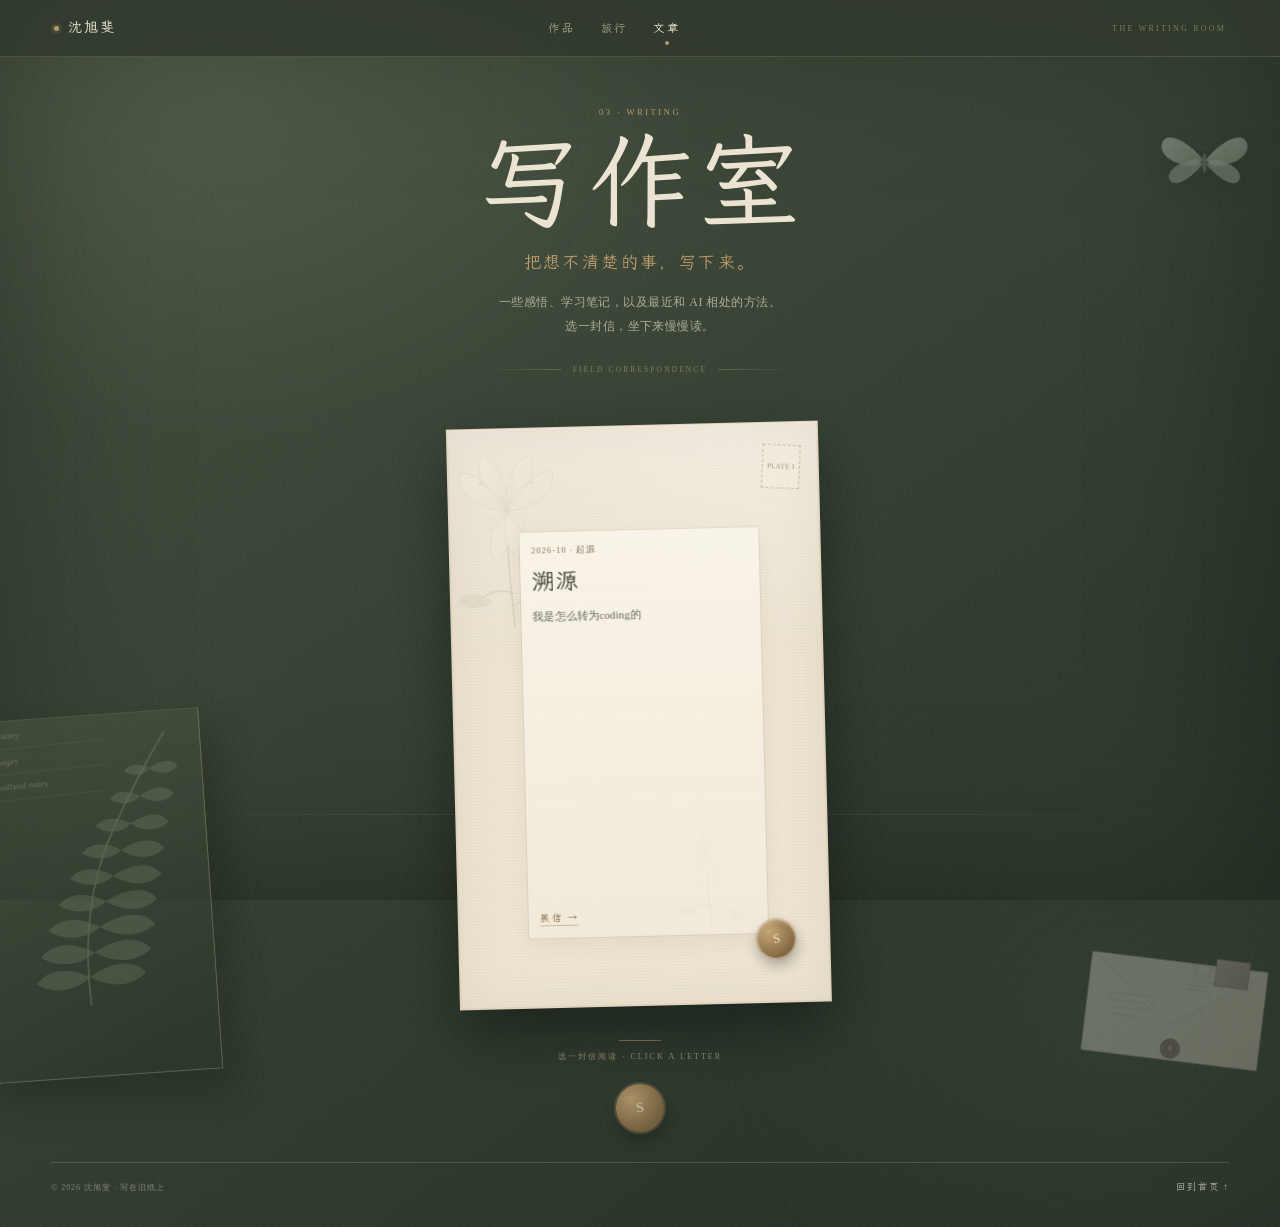
<file: site/writing.html>
<!DOCTYPE html>
<html lang="zh-CN">
<head>
  <meta charset="UTF-8">
  <meta name="viewport" content="width=device-width, initial-scale=1.0">
  <title>写作室 · 沈旭斐</title>
  <meta name="description" content="沈旭斐的写作室：感悟、学习笔记和使用 AI 的方法，以信纸的形式展开。">
  <link rel="stylesheet" href="css/base.css?v=20261022h">
  <link rel="stylesheet" href="css/fonts.css?v=20261022h">
  <link rel="stylesheet" href="css/scrapbook.css?v=20261022h">
  <link rel="stylesheet" href="css/natural-history.css?v=20261103a">
</head>
<body class="scrapbook-page writing-page" data-page="writing">
  <header class="sb-nav">
    <a class="sb-brand" href="index.html">
      <span class="sb-brand-dot"></span>
      沈旭斐
    </a>
    <nav class="sb-links" aria-label="主导航">
      <a href="works.html">作品</a>
      <a href="travel.html">旅行</a>
      <a href="writing.html" class="active">文章</a>
    </nav>
    <span class="sb-note">THE WRITING ROOM</span>
  </header>

  <main class="sb-main sb-main--writing">
    <div class="sb-deco sb-deco--butterfly" data-depth="0.5" aria-hidden="true">
      <img src="assets/images/natural-history/butterfly-sage.svg" alt="">
    </div>
    <div class="sb-deco sb-deco--branch" data-depth="0.22" aria-hidden="true">
      <img src="assets/images/natural-history/fern.svg" alt="">
    </div>
    <div class="sb-deco sb-deco--doily" data-depth="0.34" aria-hidden="true">
      <img src="assets/images/scrapbook/lace-doily.svg" alt="">
    </div>
    <div class="sb-deco sb-deco--envelope" data-depth="0.4" aria-hidden="true">
      <img src="assets/images/scrapbook/envelope.svg" alt="">
    </div>
    <div class="sb-manuscript sb-manuscript--writing" aria-hidden="true">
      <span class="manuscript-line">natural history</span>
      <span class="manuscript-line">pressed pages</span>
      <span class="manuscript-line">quiet woodland notes</span>
    </div>

    <section class="writing-hero">
      <p class="sb-kicker">03 · WRITING</p>
      <h1>写作室</h1>
      <p class="writing-sub">把想不清楚的事，写下来。</p>
      <p class="writing-desc">
        一些感悟、学习笔记，以及最近和 AI 相处的方法。<br>
        选一封信，坐下来慢慢读。
      </p>
      <div class="writing-rule" aria-hidden="true">
        <span>FIELD CORRESPONDENCE</span>
      </div>
    </section>

    <section class="letter-gallery" id="roomLetters" aria-label="文章列表"></section>

    <p class="letter-hint">选一封信阅读 · CLICK A LETTER</p>

    <div class="writing-seal" aria-hidden="true"><span>S</span></div>

    <footer class="sb-footer sb-footer--writing">
      <span>© 2026 沈旭斐 · 写在旧纸上</span>
      <a href="index.html">回到首页 ↑</a>
    </footer>
  </main>

  <script type="module" src="js/writing-room.js?v=20261103a"></script>
</body>
</html>
</file>
<file: site/css/base.css>
:root {
  --paper: #f7f1e3;
  --paper-2: #f1e7d4;
  --ink: #241f1a;
  --muted: #8d8172;
  --line: #d9cdb9;
  --coral: #cf5548;
  --pink: #ff8fb1;
  --blue: #6fb7ff;
  --gold: #e8c27a;
  --night: #0b1026;
  --night-2: #171238;
  --cream: #fff6e6;
  --serif: "Noto Serif SC", "Songti SC", "SimSun", Georgia, serif;
  --sans: "Noto Sans SC", "PingFang SC", "Microsoft YaHei", "Segoe UI", sans-serif;
}

* {
  box-sizing: border-box;
}

[hidden] {
  display: none !important;
}

html {
  scroll-behavior: smooth;
}

body {
  margin: 0;
  min-height: 100vh;
  font-family: var(--sans);
  color: var(--ink);
  background: var(--paper);
  -webkit-font-smoothing: antialiased;
  text-rendering: optimizeLegibility;
}

a {
  color: inherit;
  text-decoration: none;
}

button {
  font: inherit;
  color: inherit;
  border: 0;
  background: none;
  cursor: pointer;
}

img,
svg {
  display: block;
  max-width: 100%;
}

::selection {
  background: var(--pink);
  color: #1a1020;
}

.sr-only {
  position: absolute;
  width: 1px;
  height: 1px;
  padding: 0;
  margin: -1px;
  overflow: hidden;
  clip: rect(0, 0, 0, 0);
  white-space: nowrap;
  border: 0;
}

.eyebrow {
  margin: 0;
  font-size: 11px;
  font-weight: 600;
  letter-spacing: 0.24em;
  text-transform: uppercase;
  color: var(--muted);
}
</file>
<file: site/css/fonts.css>
@font-face {
  font-family: 'WenKai';
  font-style: normal;
  font-weight: 400;
  font-display: swap;
  src: url('../assets/fonts/lxgwwenkailite-regular-subset-57.woff2') format('woff2');
  unicode-range:
    U+7005-7006, U+7009, U+700b, U+700d, U+7015, U+7018, U+701b, U+701d-701f,
    U+7023, U+7026-7028, U+702c, U+702e-7030, U+7035, U+7037, U+7039-703a,
    U+703c-703e, U+7044, U+7049-704b, U+704f, U+7051, U+7058, U+705a,
    U+705c-705e, U+7061, U+7064, U+7066, U+706c, U+707d, U+7080-7081,
    U+7085-7086, U+708a, U+708f, U+7091, U+7094-7095, U+7098-7099, U+709c-709d,
    U+709f, U+70a4, U+70a9-70aa, U+70af-70b2, U+70b4-70b7, U+70bb, U+70c0,
    U+70c3, U+70c7, U+70cb, U+70ce-70cf, U+70d4, U+70d9-70da, U+70dc-70dd,
    U+70e0, U+70e9, U+70ec, U+70f7, U+70fa, U+70fd, U+70ff, U+7104, U+7108-7109,
    U+710c, U+7110, U+7113-7114, U+7116-7118, U+711c, U+711e, U+7120,
    U+712e-712f, U+7131, U+713c, U+7142, U+7144-7147, U+7149-714b, U+7150,
    U+7152, U+7155-7156, U+7159-715a, U+715c, U+7161, U+7165-7166, U+7168-7169,
    U+716d, U+7173-7174, U+7176, U+7178, U+717a, U+717d, U+717f-7180, U+7184,
    U+7186-7188, U+7192, U+7198;
}
@font-face {
  font-family: 'WenKai';
  font-style: normal;
  font-weight: 400;
  font-display: swap;
  src: url('../assets/fonts/lxgwwenkailite-regular-subset-87.woff2') format('woff2');
  unicode-range:
    U+2650-2655, U+2658, U+265a-265b, U+265d-265e, U+2660-266d, U+266f, U+267b,
    U+2688, U+2693-2696, U+2698-2699, U+269c, U+26a0-26a1, U+26a4, U+26aa-26ab,
    U+26bd-26be, U+26c4-26c5, U+26d4, U+26e9, U+26f0-26f1, U+26f3, U+26f5,
    U+26fd, U+2702, U+2704-2706, U+2708-270f, U+2712-2718, U+271a-271b, U+271d,
    U+271f, U+2721, U+2724-2730, U+2732-2734, U+273a, U+273d-2744, U+2747-2749,
    U+274c, U+274e-274f, U+2753-2757, U+275b, U+275d-275e, U+2763, U+2765-2767,
    U+276e-276f, U+2776-277e, U+2780-2782, U+278a-278c, U+278e, U+2794-2796;
}
@font-face {
  font-family: 'WenKai';
  font-style: normal;
  font-weight: 400;
  font-display: swap;
  src: url('../assets/fonts/lxgwwenkailite-regular-subset-100.woff2') format('woff2');
  unicode-range:
    U+221a, U+2264, U+2464, U+25a0, U+3008, U+4e10, U+512a, U+5152, U+5201,
    U+5241, U+5352, U+549a, U+54b2, U+54c6, U+54d7, U+54e1, U+5509, U+55c5,
    U+560e, U+5618, U+565c, U+56bc, U+5716, U+576f, U+5784, U+57a2, U+589f,
    U+5a20, U+5a25, U+5a29, U+5a34, U+5a7f, U+5ac9, U+5ad6, U+5b09, U+5b5c,
    U+5bc7, U+5c27, U+5d2d, U+5dcd, U+5f1b, U+5f37, U+604d, U+6055, U+6073,
    U+60eb, U+61ff, U+620c, U+62c7, U+62ed, U+6320, U+6345, U+6390, U+63b0,
    U+64ae, U+64c2, U+64d2, U+6556, U+663c, U+667e, U+66d9, U+66f8, U+6756,
    U+6789, U+689d, U+68f1, U+695e, U+6975, U+6a1f, U+6b0a, U+6b61, U+6b87,
    U+6c5d, U+6c7e, U+6c92, U+6d31, U+6df9, U+6e0d, U+6e2d, U+6f3e, U+70b3,
    U+70bd, U+70ca, U+70e8, U+725f, U+72e9, U+733f, U+7396, U+739f, U+7459-745a,
    U+74a7, U+75a1, U+75f0, U+76cf, U+76d4, U+7729, U+77aa, U+77b0, U+77e3,
    U+780c, U+78d5, U+7941, U+7977, U+797a, U+79c3, U+7a20, U+7a92, U+7b71,
    U+7bf1, U+7c9f, U+7eb6, U+7eca, U+7ef7, U+7f07, U+7f09, U+7f15, U+7f81,
    U+7fb9, U+8038, U+8098, U+80b4, U+8110, U+814b-814c, U+816e, U+818a, U+8205,
    U+8235, U+828b, U+82a5, U+82b7, U+82d4, U+82db, U+82df, U+8317, U+8338,
    U+8385-8386, U+83c1, U+83cf, U+8537, U+853b, U+854a, U+8715, U+8783, U+892a,
    U+8a71, U+8aaa, U+8d58, U+8dbe, U+8f67, U+8fab, U+8fc4, U+8fe6, U+9023,
    U+9084, U+9091, U+916a, U+91c9, U+91dc, U+94b3, U+9502, U+9523, U+9551,
    U+956f, U+960e, U+962a, U+962e, U+9647, U+96f3, U+9739, U+97a0, U+97ed,
    U+983b, U+985e, U+988a, U+9a6f, U+9a8b, U+9ab7, U+9ac5, U+9e25, U+e608,
    U+ff06, U+ff14-ff16;
}
@font-face {
  font-family: 'WenKai';
  font-style: normal;
  font-weight: 400;
  font-display: swap;
  src: url('../assets/fonts/lxgwwenkailite-regular-subset-103.woff2') format('woff2');
  unicode-range:
    U+60, U+631, U+2606, U+3014-3015, U+309c, U+33a1, U+4e52, U+4ec6, U+4f86,
    U+4f8d, U+4fde, U+4fef, U+500b, U+502a, U+515c, U+518a, U+51a5, U+51f3,
    U+5243, U+52c9, U+52d5, U+53a2, U+53ee, U+54ce, U+54fa, U+54fc, U+5580,
    U+5587, U+563f, U+56da, U+5792, U+5815, U+5960, U+59d7, U+5a1f, U+5b78,
    U+5b9b, U+5be1, U+5c4e, U+5c51, U+5c6f, U+5c9a, U+5cfb, U+5d16, U+5ed6,
    U+5f27, U+5f6a, U+5f6c, U+603c, U+609a, U+6168, U+61c8, U+6236, U+62d0,
    U+62f1, U+62fd, U+631a, U+6328, U+632b, U+6346, U+638f, U+63a0, U+63c9,
    U+655e, U+6590, U+6615, U+6627, U+66ae, U+66e6, U+66f0, U+6703, U+67da,
    U+67ec, U+6816, U+6893, U+68ad, U+68f5, U+6977, U+6984, U+69db, U+6b72,
    U+6bb7, U+6ce3, U+6cfb, U+6d47, U+6da1, U+6dc4, U+6e43, U+6eaf, U+6eff,
    U+6f8e, U+7011, U+7063, U+7076, U+7096, U+70ba, U+70db, U+70ef, U+7119-711a,
    U+7172, U+718f, U+7194, U+727a, U+72d9, U+72ed, U+7325, U+73ae, U+73ba,
    U+73c0, U+7410, U+7426, U+7554, U+7576, U+75ae, U+75b9, U+762b, U+766b,
    U+7682, U+7750, U+7779, U+7784, U+77eb, U+77ee, U+78f7, U+79e9, U+7a79,
    U+7b1b, U+7b28, U+7bf7, U+7db2, U+7ec5, U+7eee, U+7f14, U+7f1a, U+7fe1,
    U+8087, U+809b, U+8231, U+830e, U+835f, U+83e9, U+849c, U+851a, U+868a,
    U+8718, U+874e, U+8822, U+8910, U+8944, U+8a3b, U+8bb6, U+8bbc, U+8d50,
    U+8e72, U+8f9c, U+900d, U+904b, U+9063, U+90a2, U+90b9, U+94f2, U+952f,
    U+9576-9577, U+9593, U+95f8, U+961c, U+9631, U+969b, U+96a7, U+96c1, U+9716,
    U+9761, U+97ad, U+97e7, U+98a4, U+997a, U+9a73, U+9b44, U+9e3d, U+9ecf,
    U+9ed4, U+ff11-ff12, U+fffd;
}
@font-face {
  font-family: 'WenKai';
  font-style: normal;
  font-weight: 400;
  font-display: swap;
  src: url('../assets/fonts/lxgwwenkailite-regular-subset-104.woff2') format('woff2');
  unicode-range:
    U+2003, U+2193, U+2462, U+4e19, U+4e2b, U+4e36, U+4ea8, U+4ed1, U+4ed7,
    U+4f51, U+4f63, U+4f83, U+50e7, U+5112, U+5167, U+51a4, U+51b6, U+5239,
    U+5265, U+532a, U+5351, U+537f, U+5401, U+548f, U+5492, U+54af, U+54b3,
    U+54bd, U+54d1, U+54df, U+554f, U+5564, U+5598, U+5632, U+56a3, U+56e7,
    U+574e, U+575d-575e, U+57d4, U+584c, U+58e4, U+5937, U+5955, U+5a05, U+5a49,
    U+5ac2, U+5bb0, U+5c39, U+5c61, U+5d0e, U+5de9, U+5e9a, U+5eb8, U+5f0a,
    U+5f13, U+5f8c, U+608d, U+611b, U+6127, U+62a0, U+634f, U+635e, U+63fd,
    U+6577, U+658b, U+65bc, U+660a, U+6643, U+6656, U+6760, U+67af, U+67c4,
    U+67e0, U+6817, U+68cd, U+690e, U+6960, U+69b4, U+6a71, U+6aac, U+6b67,
    U+6bb4, U+6c55, U+6c70, U+6c82, U+6ca6, U+6cb8, U+6cbe, U+6e9c, U+6ede,
    U+6ee5, U+6f4d, U+6f84, U+6f9c, U+7115, U+7121, U+722a, U+7261, U+7272,
    U+7280, U+72f8, U+7504, U+754f, U+75d8, U+767c, U+76ef, U+778e, U+77bb,
    U+77f6, U+786b, U+78b1, U+7948, U+7985, U+79be, U+7a83, U+7a8d, U+7eac,
    U+7eef, U+7ef8, U+7efd, U+7f00, U+803d, U+8086, U+810a, U+8165, U+819d,
    U+81a8, U+8214, U+829c, U+831c, U+8328, U+832b, U+8367, U+83e0, U+83f1,
    U+8403, U+846b, U+8475, U+84b2, U+8513, U+8574, U+85af, U+86d9, U+86db,
    U+8acb, U+8bbd, U+8be0-8be1, U+8c0e, U+8d29, U+8d63, U+8e81, U+8f7f, U+9032,
    U+9042, U+90b1, U+90b5, U+9165, U+9175, U+94a6, U+94c5, U+950c, U+9540,
    U+9610, U+9699, U+96c7, U+973e, U+978d, U+97ec, U+97f6, U+984c, U+987d,
    U+9882, U+9965, U+996a, U+9972, U+9a8f, U+9ad3, U+9ae6, U+9cb8, U+9edb,
    U+e600, U+e60f, U+e611, U+ff05, U+ff0b;
}
@font-face {
  font-family: 'WenKai';
  font-style: normal;
  font-weight: 400;
  font-display: swap;
  src: url('../assets/fonts/lxgwwenkailite-regular-subset-108.woff2') format('woff2');
  unicode-range:
    U+24, U+4e08, U+4e43, U+4e4f, U+4ef0, U+4f2a, U+507f, U+50ac, U+50bb,
    U+5151, U+51bb, U+51f6, U+51fd, U+5272, U+52fe, U+5362, U+53c9, U+53d4,
    U+53e0, U+543b, U+54f2, U+5507, U+5524, U+558a, U+55b5, U+561b, U+56ca,
    U+5782, U+57c3, U+5893, U+5915, U+5949, U+5962, U+59ae, U+59dc, U+59fb,
    U+5bd3, U+5c38, U+5cb3, U+5d07, U+5d29, U+5de1, U+5dfe, U+5e15, U+5eca,
    U+5f2f, U+5f7c, U+5fcc, U+6021, U+609f, U+60f9, U+6108, U+6148, U+6155,
    U+6170, U+61d2, U+6251, U+629b, U+62ab, U+62e8, U+62f3, U+6321, U+6350,
    U+6566, U+659c, U+65e8, U+6635, U+6655, U+6670, U+66f9, U+6734, U+679d,
    U+6851, U+6905, U+6b49, U+6b96, U+6c1b, U+6c41, U+6c6a, U+6c83, U+6cf3,
    U+6d9b, U+6dcb, U+6e1d, U+6e20-6e21, U+6eaa, U+6ee4, U+6ee9, U+6f58, U+70e4,
    U+722c, U+7262, U+7267, U+72b9, U+72e0, U+72ee, U+72f1, U+7334, U+73ab,
    U+7433, U+7470, U+758f, U+75d5, U+764c, U+7686, U+76c6, U+76fe, U+7720,
    U+77e2, U+7802, U+7816, U+788d, U+7891, U+7a00, U+7a9d, U+7b52, U+7bad,
    U+7c98, U+7cca, U+7eba, U+7eea, U+7ef5, U+7f1d, U+7f69, U+806a, U+809a,
    U+80bf, U+80c3, U+81c0, U+820c, U+82ac, U+82af, U+82cd, U+82d7, U+838e,
    U+839e, U+8404, U+84b8, U+852c, U+8587, U+85aa, U+8650, U+8679, U+86c7,
    U+8702, U+87ba, U+886b, U+8870, U+8c10, U+8c23, U+8c6b, U+8d3e, U+8d4b-8d4c,
    U+8d64, U+8d6b, U+8d74, U+8e29, U+8f69, U+8f74, U+8fb0, U+8fdf, U+901b,
    U+9038, U+9093, U+90aa, U+9171, U+9489, U+94ae, U+94c3, U+9508, U+9510,
    U+9601, U+9614, U+9675, U+97f5, U+9888, U+98d8, U+9971, U+9aa4, U+9e3f,
    U+9e45, U+9e4f, U+9e70, U+9f7f, U+e715;
}
@font-face {
  font-family: 'WenKai';
  font-style: normal;
  font-weight: 400;
  font-display: swap;
  src: url('../assets/fonts/lxgwwenkailite-regular-subset-109.woff2') format('woff2');
  unicode-range:
    U+a5, U+2022, U+2192, U+2605, U+4e11, U+4e22, U+4e32, U+4f0d, U+4f0f,
    U+4f69, U+4ff1, U+50b2, U+5154, U+51dd, U+51f0, U+5211, U+5269, U+533f,
    U+5366-5367, U+5389, U+5413, U+5440, U+5446, U+5561, U+574a, U+5751, U+57ab,
    U+5806, U+5821, U+582a, U+58f3, U+5938, U+5948, U+5978, U+59d1, U+5a03,
    U+5a07, U+5ac1, U+5acc, U+5ae9, U+5bb4, U+5bc4, U+5c3f, U+5e3d, U+5e7d,
    U+5f92, U+5faa, U+5fe0, U+5ffd, U+6016, U+60a0, U+60dc, U+60e8, U+614e,
    U+6212, U+6284, U+62c6, U+62d3-62d4, U+63f4, U+642c, U+6478, U+6491-6492,
    U+64e6, U+6591, U+65a4, U+664b, U+6735, U+6746, U+67f1, U+67f3, U+6842,
    U+68af, U+68c9, U+68cb, U+6a31, U+6b3a, U+6bc1, U+6c0f, U+6c27, U+6c57,
    U+6cc4, U+6ce5, U+6d2a, U+6d66, U+6d69, U+6daf, U+6e58, U+6ecb, U+6ef4,
    U+707e, U+7092, U+70ab, U+71d5, U+7275, U+7384, U+73b2, U+7434, U+74e6,
    U+74f7, U+75bc, U+76c8, U+76d0, U+7709, U+77ac, U+7855, U+78a7, U+78c1,
    U+7a77, U+7b79, U+7c92, U+7cae, U+7cd5, U+7ea4, U+7eb5, U+7ebd, U+7f5a,
    U+7fd4, U+7ffc, U+8083, U+8096, U+80a0, U+80d6, U+80de, U+8102, U+8109,
    U+810f, U+8179, U+8292, U+82b3, U+8352, U+8361, U+83cc, U+841d, U+8461,
    U+8482, U+8521, U+857e, U+866b, U+8776, U+8896, U+889c, U+88f8, U+8a9e,
    U+8bc8, U+8bf8, U+8c0b, U+8c28, U+8d2b, U+8d2f, U+8d37, U+8d3a, U+8d54,
    U+8dc3, U+8dcc, U+8df5, U+8e0f, U+8e48, U+8f86, U+8f88, U+8f9e, U+8fc1,
    U+8fc8, U+8feb, U+9065, U+90a6, U+90bb, U+90c1, U+94dc, U+9521, U+9676,
    U+96d5, U+970d, U+9897, U+997c, U+9a70, U+9a76, U+9a9a, U+9ad4, U+9e23,
    U+9e7f, U+9f3b, U+e675, U+e6b9, U+ffe5;
}
@font-face {
  font-family: 'WenKai';
  font-style: normal;
  font-weight: 400;
  font-display: swap;
  src: url('../assets/fonts/lxgwwenkailite-regular-subset-110.woff2') format('woff2');
  unicode-range:
    U+300c-300d, U+4e54, U+4e58, U+4e95, U+4ec1, U+4f2f, U+4f38, U+4fa3, U+4fca,
    U+503e, U+5141, U+5144, U+517c, U+51cc, U+51ed, U+5242, U+52b2, U+52d2,
    U+52e4, U+540a, U+5439, U+5448, U+5496, U+54ed, U+5565, U+5761, U+5766,
    U+58ee, U+593a, U+594b, U+594f, U+5954, U+5996, U+59c6, U+59ff, U+5b64,
    U+5bff, U+5c18, U+5c1d, U+5c97, U+5ca9, U+5cb8, U+5e9f, U+5ec9, U+5f04,
    U+5f7b, U+5fa1, U+5fcd, U+6012, U+60a6, U+60ac, U+60b2, U+60ef, U+626e,
    U+6270, U+6276, U+62d6, U+62dc, U+6316, U+632f, U+633a, U+6355, U+63aa,
    U+6447, U+649e, U+64c5, U+654c, U+65c1, U+65cb, U+65e6, U+6606, U+6731,
    U+675c, U+67cf, U+67dc, U+6846, U+6b8b, U+6beb, U+6c61, U+6c88, U+6cbf,
    U+6cdb, U+6cea, U+6d45, U+6d53, U+6d74, U+6d82, U+6da8, U+6db5, U+6deb,
    U+6eda, U+6ee8, U+6f0f, U+706d, U+708e, U+70ae, U+70bc, U+70c2, U+70e6,
    U+7237-7238, U+72fc, U+730e, U+731b, U+739b, U+73bb, U+7483, U+74dc, U+74f6,
    U+7586, U+7626, U+775b, U+77ff, U+788e, U+78b0, U+7956, U+7965, U+79e6,
    U+7af9, U+7bee, U+7c97, U+7eb1, U+7eb7, U+7ed1, U+7ed5, U+7f6a, U+7f72,
    U+7fbd, U+8017, U+808c, U+80a9, U+80c6, U+80ce, U+8150, U+8170, U+819c,
    U+820d, U+8230, U+8239, U+827e, U+8377, U+8389, U+83b2, U+8428, U+8463,
    U+867e, U+88c2, U+88d9, U+8986, U+8bca, U+8bde, U+8c13, U+8c8c, U+8d21,
    U+8d24, U+8d56, U+8d60, U+8d8b, U+8db4, U+8e2a, U+8f68, U+8f89, U+8f9b,
    U+8fa8, U+8fbd, U+9003, U+90ce, U+90ed, U+9189, U+94bb, U+9505, U+95f9,
    U+963b, U+9655, U+966a, U+9677, U+96fe, U+9896, U+99a8, U+9a71, U+9a82,
    U+9a91, U+9b45, U+9ece, U+9f20, U+feff, U+ff0d;
}
@font-face {
  font-family: 'WenKai';
  font-style: normal;
  font-weight: 400;
  font-display: swap;
  src: url('../assets/fonts/lxgwwenkailite-regular-subset-111.woff2') format('woff2');
  unicode-range:
    U+4e4c, U+4e88, U+4ea1, U+4ea6, U+4ed3-4ed4, U+4eff, U+4f30, U+4fa7, U+4fc4,
    U+4fd7, U+500d, U+504f, U+5076-5077, U+517d, U+5192, U+51c9, U+51ef, U+5238,
    U+5251, U+526a, U+52c7, U+52df, U+52ff, U+53a6, U+53a8, U+53ec, U+5410,
    U+559d, U+55b7, U+5634, U+573e, U+5783, U+585e, U+586b, U+58a8, U+5999,
    U+59d3, U+5a1c, U+5a46, U+5b54-5b55, U+5b85, U+5b8b, U+5b8f, U+5bbf, U+5bd2,
    U+5c16, U+5c24, U+5e05, U+5e45, U+5e7c, U+5e84, U+5f03, U+5f1f, U+5f31,
    U+5f84, U+5f90, U+5fbd, U+5fc6, U+5fd9, U+5fe7, U+6052, U+6062, U+6089,
    U+60a3, U+60d1, U+6167, U+622a, U+6234, U+624e, U+6269, U+626c, U+62b5,
    U+62d2, U+6325, U+63e1, U+643a, U+6446, U+6562, U+656c, U+65e2, U+65fa,
    U+660c, U+6628, U+6652, U+6668, U+6676, U+66fc, U+66ff, U+6717, U+676d,
    U+67aa, U+67d4, U+6843, U+6881, U+68d2, U+695a, U+69fd, U+6a2a, U+6b8a,
    U+6c60, U+6c64, U+6c9f, U+6caa, U+6cc9, U+6ce1, U+6cfd, U+6d1b, U+6d1e,
    U+6d6e, U+6de1, U+6e10, U+6e7f, U+6f5c, U+704c, U+7070, U+7089, U+70b8,
    U+718a, U+71c3, U+723d, U+732a, U+73cd, U+7518, U+756a, U+75af, U+75be,
    U+75c7, U+76d2, U+76d7, U+7763, U+78e8, U+795d, U+79df, U+7c4d, U+7d2f,
    U+7ee9, U+7f13, U+7f8a, U+8000, U+8010, U+80af, U+80f6, U+80f8, U+8212,
    U+8273, U+82f9, U+83ab, U+83b1, U+83f2, U+8584, U+871c, U+8861, U+888b,
    U+88c1, U+88e4, U+8bd1, U+8bf1, U+8c31, U+8d5a, U+8d75-8d76, U+8de8, U+8f85,
    U+8fa3, U+8fc5, U+9006, U+903c, U+904d, U+9075, U+9178, U+9274, U+950b,
    U+9526, U+95ea, U+9636, U+9686, U+978b, U+987f, U+9a7e, U+9b42, U+9e1f,
    U+9ea6, U+9f13, U+9f84, U+ff5e;
}
@font-face {
  font-family: 'WenKai';
  font-style: normal;
  font-weight: 400;
  font-display: swap;
  src: url('../assets/fonts/lxgwwenkailite-regular-subset-112.woff2') format('woff2');
  unicode-range:
    U+23, U+3d, U+4e01, U+4e39, U+4e73, U+4ecd, U+4ed9, U+4eea, U+4f0a, U+4f1f,
    U+4f5b, U+4fa0, U+4fc3, U+501f, U+50a8, U+515a, U+5175, U+51a0, U+51c0,
    U+51e1, U+51e4, U+5200, U+520a, U+5224, U+523a, U+52aa, U+52b1, U+52b3,
    U+5348, U+5353, U+5360, U+5371, U+5377, U+539a, U+541b, U+5434, U+547c,
    U+54e6, U+5510, U+5531, U+5609, U+56f0, U+56fa, U+5733, U+574f, U+5851,
    U+5854, U+5899, U+58c1, U+592e, U+5939, U+5976, U+5986, U+59bb, U+5a18,
    U+5a74, U+5b59, U+5b87, U+5b97, U+5ba0, U+5bab, U+5bbd-5bbe, U+5bf8, U+5c0a,
    U+5c3a, U+5c4a, U+5e16, U+5e1d, U+5e2d, U+5e8a, U+6015, U+602a, U+6050,
    U+6069, U+6162, U+61c2, U+6293, U+6297, U+62b1, U+62bd, U+62df, U+62fc,
    U+6302, U+635f, U+638c, U+63ed, U+6458, U+6469, U+6563, U+6620, U+6653,
    U+6696-6697, U+66dd, U+675f, U+676f-6770, U+67d0, U+67d3, U+684c, U+6865,
    U+6885, U+68b0, U+68ee, U+690d, U+6b23, U+6b32, U+6bd5, U+6c89, U+6d01,
    U+6d25, U+6d89, U+6da6, U+6db2, U+6df7, U+6ed1, U+6f02, U+70c8, U+70df,
    U+70e7, U+7126, U+7236, U+7259, U+731c, U+745e, U+74e3, U+751a, U+751c,
    U+7532, U+7545, U+75db, U+7761, U+7a0d, U+7b51, U+7ca4, U+7cd6, U+7d2b,
    U+7ea0, U+7eb9, U+7ed8, U+7f18, U+7f29, U+8033, U+804a, U+80a4-80a5, U+80e1,
    U+817f, U+829d, U+82e6, U+8336, U+840c, U+8499, U+864e, U+8651, U+865a,
    U+88ad, U+89e6, U+8bd7, U+8bfa, U+8c37, U+8d25, U+8d38, U+8ddd, U+8fea,
    U+9010, U+9012, U+906d, U+907f-9080, U+90d1, U+9177, U+91ca, U+94fa, U+9501,
    U+9634-9635, U+9694, U+9707, U+9738, U+9769, U+9a7b, U+9a97, U+9aa8, U+9b3c,
    U+9c81, U+9ed8;
}
@font-face {
  font-family: 'WenKai';
  font-style: normal;
  font-weight: 400;
  font-display: swap;
  src: url('../assets/fonts/lxgwwenkailite-regular-subset-113.woff2') format('woff2');
  unicode-range:
    U+26, U+3c, U+d7, U+4e4e, U+4e61, U+4e71, U+4ebf, U+4ee4, U+4f26, U+5012,
    U+51ac, U+51b0, U+51b2, U+51b7, U+5218, U+521a, U+5220, U+5237, U+523b,
    U+526f, U+5385, U+53bf, U+53e5, U+53eb, U+53f3, U+53f6, U+5409, U+5438,
    U+54c8, U+54e5, U+552f, U+5584, U+5706, U+5723, U+5750, U+575a, U+5987-5988,
    U+59b9, U+59d0, U+59d4, U+5b88, U+5b9c, U+5bdf, U+5bfb, U+5c01, U+5c04,
    U+5c3e, U+5c4b, U+5c4f, U+5c9b, U+5cf0, U+5ddd, U+5de6, U+5de8, U+5e01,
    U+5e78, U+5e7b, U+5e9c, U+5ead, U+5ef6, U+5f39, U+5fd8, U+6000, U+6025,
    U+604b, U+6076, U+613f, U+6258, U+6263, U+6267, U+6298, U+62a2, U+62e5,
    U+62ec, U+6311, U+6377, U+6388-6389, U+63a2, U+63d2, U+641e, U+642d, U+654f,
    U+6551, U+6597, U+65cf, U+65d7, U+65e7, U+6682, U+66f2, U+671d, U+672b,
    U+6751, U+6768, U+6811, U+6863, U+6982, U+6bd2, U+6cf0, U+6d0b, U+6d17,
    U+6d59, U+6dd8, U+6dfb, U+6e7e, U+6f6e, U+6fb3, U+706f, U+719f, U+72af,
    U+72d0, U+72d7, U+732b, U+732e, U+7389, U+73e0, U+7530, U+7687, U+76d6,
    U+76db, U+7840, U+786c, U+79cb, U+79d2, U+7a0e, U+7a33, U+7a3f, U+7a97,
    U+7ade-7adf, U+7b26, U+7e41, U+7ec3, U+7f3a, U+8089, U+80dc, U+811a, U+8131,
    U+8138, U+821e, U+8349, U+83dc, U+8457, U+867d, U+86cb, U+8a89, U+8ba8,
    U+8bad, U+8bef, U+8bfe, U+8c6a, U+8d1d, U+8d4f, U+8d62, U+8dd1, U+8df3,
    U+8f6e, U+8ff9, U+900f, U+9014, U+9057, U+9192, U+91ce, U+9488, U+94a2,
    U+9547, U+955c, U+95f2, U+9644, U+964d, U+96c4-96c5, U+96e8, U+96f6-96f7,
    U+9732, U+9759, U+9760, U+987a, U+989c, U+9910, U+996d-996e, U+9b54, U+9e21,
    U+9ebb, U+9f50;
}
@font-face {
  font-family: 'WenKai';
  font-style: normal;
  font-weight: 400;
  font-display: swap;
  src: url('../assets/fonts/lxgwwenkailite-regular-subset-114.woff2') format('woff2');
  unicode-range:
    U+7e, U+2026, U+4e03, U+4e25, U+4e30, U+4e34, U+4e45, U+4e5d, U+4e89,
    U+4eae, U+4ed8, U+4f11, U+4f19, U+4f24, U+4f34, U+4f59, U+4f73, U+4f9d,
    U+4fb5, U+5047, U+505c, U+5170, U+519c, U+51cf, U+5267, U+5356, U+5374,
    U+5382, U+538b, U+53e6, U+5426, U+542b, U+542f, U+5462, U+5473, U+554a,
    U+5566, U+5708, U+571f, U+5757, U+57df, U+57f9, U+5802, U+590f, U+591c,
    U+591f, U+592b, U+5965, U+5979, U+5a01, U+5a5a, U+5b69, U+5b81, U+5ba1,
    U+5ba3, U+5c3c, U+5c42, U+5c81, U+5de7, U+5dee, U+5e0c, U+5e10, U+5e55,
    U+5e86, U+5e8f, U+5ea7, U+5f02, U+5f52, U+5f81, U+5ff5, U+60ca, U+60e0,
    U+6279, U+62c5, U+62ff, U+63cf, U+6444, U+64cd, U+653b, U+65bd, U+65e9,
    U+665a, U+66b4, U+66fe, U+6728, U+6740, U+6742, U+677e, U+67b6, U+680f,
    U+68a6, U+68c0, U+699c, U+6b4c, U+6b66, U+6b7b, U+6bcd, U+6bdb, U+6c38,
    U+6c47, U+6c49, U+6cb3, U+6cb9, U+6ce2, U+6d32, U+6d3e, U+6d4f, U+6e56,
    U+6fc0, U+7075, U+7206, U+725b, U+72c2, U+73ed, U+7565, U+7591, U+7597,
    U+75c5, U+76ae, U+76d1, U+76df, U+7834, U+7968, U+7981, U+79c0, U+7a7f,
    U+7a81, U+7ae5, U+7b14, U+7c89, U+7d27, U+7eaf, U+7eb3, U+7eb8, U+7ec7,
    U+7ee7, U+7eff, U+7f57, U+7ffb, U+805a, U+80a1, U+822c, U+82cf, U+82e5,
    U+8363, U+836f, U+84dd, U+878d, U+8840, U+8857, U+8863, U+8865, U+8b66,
    U+8bb2, U+8bda, U+8c01, U+8c08, U+8c46, U+8d1f, U+8d35, U+8d5b, U+8d5e,
    U+8da3, U+8ddf, U+8f93, U+8fdd, U+8ff0, U+8ff7, U+8ffd, U+9000, U+9047,
    U+9152, U+949f, U+94c1, U+94f6, U+9646, U+9648, U+9669, U+969c, U+96ea,
    U+97e9, U+987b, U+987e, U+989d, U+9970, U+9986, U+9c7c, U+9c9c;
}
@font-face {
  font-family: 'WenKai';
  font-style: normal;
  font-weight: 400;
  font-display: swap;
  src: url('../assets/fonts/lxgwwenkailite-regular-subset-115.woff2') format('woff2');
  unicode-range:
    U+25, U+4e14, U+4e1d, U+4e3d, U+4e49, U+4e60, U+4e9a, U+4eb2, U+4ec5,
    U+4efd, U+4f3c, U+4f4f, U+4f8b, U+4fbf, U+5019, U+5145, U+514b, U+516b,
    U+516d, U+5174, U+5178, U+517b, U+5199, U+519b, U+51b3, U+51b5, U+5207,
    U+5212, U+5219, U+521d, U+52bf, U+533b, U+5343, U+5347, U+534a, U+536b,
    U+5370, U+53e4, U+53f2, U+5403, U+542c, U+547d, U+54a8, U+54cd, U+54ea,
    U+552e, U+56f4, U+5747, U+575b, U+5883, U+589e, U+5931, U+5947, U+5956-5957,
    U+5a92, U+5b63, U+5b83, U+5ba4, U+5bb3, U+5bcc, U+5c14, U+5c1a, U+5c3d,
    U+5c40, U+5c45, U+5c5e, U+5df4, U+5e72, U+5e95, U+5f80, U+5f85, U+5fb7,
    U+5fd7, U+601d, U+626b, U+627f, U+62c9, U+62cd, U+6309, U+63a7, U+6545,
    U+65ad, U+65af, U+65c5, U+666e, U+667a, U+670b, U+671b, U+674e, U+677f,
    U+6781, U+6790, U+6797, U+6821, U+6838-6839, U+697c, U+6b27, U+6b62, U+6bb5,
    U+6c7d, U+6c99, U+6d4e, U+6d6a, U+6e29, U+6e2f, U+6ee1, U+6f14, U+6f2b,
    U+72b6, U+72ec, U+7387, U+7533, U+753b, U+76ca, U+76d8, U+7701, U+773c,
    U+77ed, U+77f3, U+7814, U+793c, U+79bb, U+79c1, U+79d8, U+79ef, U+79fb,
    U+7a76, U+7b11, U+7b54, U+7b56, U+7b97, U+7bc7, U+7c73, U+7d20, U+7eaa,
    U+7ec8, U+7edd, U+7eed, U+7efc, U+7fa4, U+804c, U+8058, U+80cc, U+8111,
    U+817e, U+826f, U+8303, U+843d, U+89c9, U+89d2, U+8ba2, U+8bbf, U+8bc9,
    U+8bcd, U+8be6, U+8c22, U+8c61, U+8d22, U+8d26-8d27, U+8d8a, U+8f6f, U+8f7b,
    U+8f83, U+8f91, U+8fb9, U+8fd4, U+8fdc, U+9002, U+94b1, U+9519, U+95ed,
    U+961f, U+9632-9633, U+963f, U+968f-9690, U+96be, U+9876, U+9884, U+98de,
    U+9988, U+9999, U+9ec4, U+ff1b;
}
@font-face {
  font-family: 'WenKai';
  font-style: normal;
  font-weight: 400;
  font-display: swap;
  src: url('../assets/fonts/lxgwwenkailite-regular-subset-116.woff2') format('woff2');
  unicode-range:
    U+2b, U+40, U+3000, U+300a-300b, U+4e16, U+4e66, U+4e70, U+4e91-4e92,
    U+4e94, U+4e9b, U+4ec0, U+4eca, U+4f01, U+4f17-4f18, U+4f46, U+4f4e, U+4f9b,
    U+4fee, U+503c, U+5065, U+50cf, U+513f, U+5148, U+518d, U+51c6, U+51e0,
    U+5217, U+529e-529f, U+5341, U+534f, U+5361, U+5386, U+53c2, U+53c8, U+53cc,
    U+53d7-53d8, U+5404, U+5411, U+5417, U+5427, U+5468, U+559c, U+5668, U+56e0,
    U+56e2, U+56ed, U+5740, U+57fa, U+58eb, U+5904, U+592a, U+59cb, U+5a31,
    U+5b58, U+5b9d, U+5bc6, U+5c71, U+5dde, U+5df1, U+5e08, U+5e26, U+5e2e,
    U+5e93, U+5e97, U+5eb7, U+5f15, U+5f20, U+5f3a, U+5f62, U+5f69, U+5f88,
    U+5f8b, U+5fc5, U+600e, U+620f, U+6218, U+623f, U+627e, U+628a, U+62a4,
    U+62db, U+62e9, U+6307, U+6362, U+636e, U+64ad, U+6539, U+653f, U+6548,
    U+6574, U+6613, U+6625, U+663e, U+666f, U+672a, U+6750, U+6784, U+6a21,
    U+6b3e, U+6b65, U+6bcf, U+6c11, U+6c5f, U+6d4b, U+6df1, U+706b, U+7167,
    U+724c, U+738b, U+73a9, U+73af, U+7403, U+7537, U+754c, U+7559, U+767d,
    U+7740, U+786e, U+795e, U+798f, U+79f0, U+7aef, U+7b7e, U+7bb1, U+7ea2,
    U+7ea6, U+7ec4, U+7ec6, U+7ecd, U+7edc, U+7ef4, U+8003, U+80b2, U+81f3-81f4,
    U+822a, U+827a, U+82f1, U+83b7, U+8425, U+89c2, U+89c8, U+8ba9, U+8bb8,
    U+8bc6, U+8bd5, U+8be2, U+8be5, U+8bed, U+8c03, U+8d23, U+8d2d, U+8d34,
    U+8d70, U+8db3, U+8fbe, U+8fce, U+8fd1, U+8fde, U+9001, U+901f-9020, U+90a3,
    U+914d, U+91c7, U+94fe, U+9500, U+952e, U+9605, U+9645, U+9662, U+9664,
    U+9700, U+9752, U+975e, U+97f3, U+9879, U+9886, U+98df, U+9a6c, U+9a8c,
    U+9ed1, U+9f99;
}
@font-face {
  font-family: 'WenKai';
  font-style: normal;
  font-weight: 400;
  font-display: swap;
  src: url('../assets/fonts/lxgwwenkailite-regular-subset-117.woff2') format('woff2');
  unicode-range:
    U+4e, U+201c-201d, U+3010-3011, U+4e07, U+4e1c, U+4e24, U+4e3e, U+4e48,
    U+4e50, U+4e5f, U+4e8b-4e8c, U+4ea4, U+4eab-4eac, U+4ecb, U+4ece, U+4ed6,
    U+4ee3, U+4ef6-4ef7, U+4efb, U+4f20, U+4f55, U+4f7f, U+4fdd, U+505a, U+5143,
    U+5149, U+514d, U+5171, U+5177, U+518c, U+51fb, U+521b, U+5229, U+522b,
    U+52a9, U+5305, U+5317, U+534e, U+5355, U+5357, U+535a, U+5373, U+539f,
    U+53bb, U+53ca, U+53cd, U+53d6, U+53e3, U+53ea, U+53f0, U+5458, U+5546,
    U+56db, U+573a, U+578b, U+57ce, U+58f0, U+590d, U+5934, U+5973, U+5b57,
    U+5b8c, U+5b98, U+5bb9, U+5bfc, U+5c06, U+5c11, U+5c31, U+5c55, U+5df2,
    U+5e03, U+5e76, U+5e94, U+5efa, U+5f71, U+5f97, U+5feb, U+6001, U+603b,
    U+60f3, U+611f, U+6216, U+624d, U+6253, U+6295, U+6301, U+6392, U+641c,
    U+652f, U+653e, U+6559, U+6599, U+661f, U+671f, U+672f, U+6761, U+67e5,
    U+6807, U+6837, U+683c, U+6848, U+6b22, U+6b64, U+6bd4, U+6c14, U+6c34,
    U+6c42, U+6ca1, U+6d41, U+6d77, U+6d88, U+6e05, U+6e38, U+6e90, U+7136,
    U+7231, U+7531, U+767e, U+76ee, U+76f4, U+771f, U+7801, U+793a, U+79cd,
    U+7a0b, U+7a7a, U+7acb, U+7ae0, U+7b2c, U+7b80, U+7ba1, U+7cbe, U+7d22,
    U+7ea7, U+7ed3, U+7ed9, U+7edf, U+7f16, U+7f6e, U+8001, U+800c, U+8272,
    U+8282, U+82b1, U+8350, U+88ab, U+88c5, U+897f, U+89c1, U+89c4, U+89e3,
    U+8a00, U+8ba1, U+8ba4, U+8bae-8bb0, U+8bbe, U+8bc1, U+8bc4, U+8bfb, U+8d28,
    U+8d39, U+8d77, U+8d85, U+8def, U+8eab, U+8f66, U+8f6c, U+8f7d, U+8fd0,
    U+9009, U+90ae, U+90fd, U+91cc-91cd, U+91cf, U+95fb, U+9650, U+96c6, U+9891,
    U+98ce, U+ff1f;
}
@font-face {
  font-family: 'WenKai';
  font-style: normal;
  font-weight: 400;
  font-display: swap;
  src: url('../assets/fonts/lxgwwenkailite-regular-subset-118.woff2') format('woff2');
  unicode-range:
    U+d, U+3e, U+5f, U+7c, U+a0, U+a9, U+4e09-4e0b, U+4e0d-4e0e, U+4e13, U+4e1a,
    U+4e2a, U+4e3a-4e3b, U+4e4b, U+4e86, U+4e8e, U+4ea7, U+4eba, U+4ee5, U+4eec,
    U+4f1a, U+4f4d, U+4f53, U+4f5c, U+4f60, U+4fe1, U+5165, U+5168, U+516c,
    U+5173, U+5176, U+5185, U+51fa, U+5206, U+5230, U+5236, U+524d, U+529b,
    U+52a0-52a1, U+52a8, U+5316, U+533a, U+53cb, U+53d1, U+53ef, U+53f7-53f8,
    U+5408, U+540c-540e, U+544a, U+548c, U+54c1, U+56de, U+56fd-56fe, U+5728,
    U+5730, U+5907, U+5916, U+591a, U+5927, U+5929, U+597d, U+5982, U+5b50,
    U+5b66, U+5b89, U+5b9a, U+5b9e, U+5ba2, U+5bb6, U+5bf9, U+5c0f, U+5de5,
    U+5e02, U+5e38, U+5e73-5e74, U+5e7f, U+5ea6, U+5f00, U+5f0f, U+5f53, U+5f55,
    U+5fae, U+5fc3, U+6027, U+606f, U+60a8, U+60c5, U+610f, U+6210-6211, U+6237,
    U+6240, U+624b, U+6280, U+62a5, U+63a5, U+63a8, U+63d0, U+6536, U+6570,
    U+6587, U+65b9, U+65e0, U+65f6, U+660e, U+662d, U+662f, U+66f4, U+6700,
    U+670d, U+672c, U+673a, U+6743, U+6765, U+679c, U+682a, U+6b21, U+6b63,
    U+6cbb, U+6cd5, U+6ce8, U+6d3b, U+70ed, U+7247-7248, U+7269, U+7279, U+73b0,
    U+7406, U+751f, U+7528, U+7535, U+767b, U+76f8, U+770b, U+77e5, U+793e,
    U+79d1, U+7ad9, U+7b49, U+7c7b, U+7cfb, U+7ebf, U+7ecf, U+7f8e, U+8005,
    U+8054, U+80fd, U+81ea, U+85cf, U+884c, U+8868, U+8981, U+89c6, U+8bba,
    U+8bdd, U+8bf4, U+8bf7, U+8d44, U+8fc7, U+8fd8-8fd9, U+8fdb, U+901a, U+9053,
    U+90e8, U+91d1, U+957f, U+95e8, U+95ee, U+95f4, U+9762, U+9875, U+9898,
    U+9996, U+9ad8, U+ff01, U+ff08-ff09;
}
@font-face {
  font-family: 'WenKai';
  font-style: normal;
  font-weight: 400;
  font-display: swap;
  src: url('../assets/fonts/lxgwwenkailite-regular-subset-119.woff2') format('woff2');
  unicode-range:
    U+20-22, U+27-2a, U+2c-3b, U+3f, U+41-4d, U+4f-5d, U+61-7b, U+7d, U+ab,
    U+ae, U+b2, U+b7, U+bb, U+df-e5, U+e7-ea, U+ec-ed, U+f1-f4, U+f6, U+f9-fa,
    U+fc, U+101, U+103, U+113, U+12b, U+148, U+14d, U+16b, U+1ce, U+1d0,
    U+300-301, U+1ebf, U+1ec7, U+2013-2014, U+2039-203a, U+2122, U+3001-3002,
    U+3042, U+3044, U+3046, U+3048, U+304a-3055, U+3057, U+3059-305b, U+305d,
    U+305f-3061, U+3063-306b, U+306d-3073, U+3075-3076, U+3078-3079, U+307b,
    U+307e-307f, U+3081-308d, U+308f, U+3092-3093, U+30a1-30a4, U+30a6-30bb,
    U+30bd, U+30bf-30c1, U+30c3-30c4, U+30c6-30cb, U+30cd-30d7, U+30d9-30e1,
    U+30e3-30e7, U+30e9-30ed, U+30ef, U+30f3, U+30fb-30fc, U+4e00, U+4e2d,
    U+65b0, U+65e5, U+6708-6709, U+70b9, U+7684, U+7f51, U+ff0c, U+ff0e, U+ff1a;
}
</file>
<file: site/css/home.css>
:root {
  --home-bg: #141612;
  --home-bg-soft: #1b1d17;
  --home-gold: #b89a6d;
  --home-gold-light: #d9bf94;
  --home-cream: #eee1cb;
  --home-muted: #a1937d;
  --home-line: rgba(203, 177, 135, 0.24);
}

html:has(body.home-page) {
  background: var(--home-bg);
}

body.home-page {
  display: flex;
  flex-direction: column;
  min-height: 100svh;
  margin: 0;
  overflow-x: hidden;
  color: var(--home-cream);
  background: var(--home-bg);
  font-family: var(--serif);
}

body.home-page ::selection {
  background: rgba(184, 154, 109, 0.32);
  color: var(--home-cream);
}

.home-bg {
  position: fixed;
  inset: 0;
  z-index: -4;
  pointer-events: none;
  background:
    radial-gradient(ellipse 54% 44% at 50% 38%, rgba(118, 100, 70, 0.16), transparent 70%),
    radial-gradient(ellipse 70% 55% at 50% 110%, rgba(79, 69, 49, 0.24), transparent 72%),
    linear-gradient(180deg, #171914 0%, #11130f 58%, #0e100c 100%);
}

.home-bg::after {
  content: "";
  position: absolute;
  inset: 0;
  background: radial-gradient(ellipse 70% 60% at 50% 45%, transparent 40%, rgba(5, 6, 4, 0.5) 100%);
}

.home-grain {
  position: fixed;
  inset: 0;
  z-index: 8;
  pointer-events: none;
  opacity: 0.055;
  background-image: url("data:image/svg+xml,%3Csvg xmlns='http://www.w3.org/2000/svg' width='180' height='180'%3E%3Cfilter id='n'%3E%3CfeTurbulence type='fractalNoise' baseFrequency='.85' numOctaves='3' stitchTiles='stitch'/%3E%3C/filter%3E%3Crect width='100%25' height='100%25' filter='url(%23n)' opacity='.55'/%3E%3C/svg%3E");
  background-size: 180px 180px;
  mix-blend-mode: screen;
}

.home-frame {
  position: fixed;
  inset: clamp(14px, 1.8vw, 26px);
  z-index: 7;
  pointer-events: none;
  border: 1px solid rgba(203, 177, 135, 0.34);
}

.home-frame::before {
  content: "";
  position: absolute;
  inset: 7px;
  border: 1px solid rgba(203, 177, 135, 0.13);
}

.home-frame::after {
  content: "";
  position: absolute;
  inset: -3px;
  background:
    linear-gradient(var(--home-gold-light), var(--home-gold-light)) left 0 top 0 / 18px 1px no-repeat,
    linear-gradient(var(--home-gold-light), var(--home-gold-light)) left 0 top 0 / 1px 18px no-repeat,
    linear-gradient(var(--home-gold-light), var(--home-gold-light)) right 0 top 0 / 18px 1px no-repeat,
    linear-gradient(var(--home-gold-light), var(--home-gold-light)) right 0 top 0 / 1px 18px no-repeat,
    linear-gradient(var(--home-gold-light), var(--home-gold-light)) left 0 bottom 0 / 18px 1px no-repeat,
    linear-gradient(var(--home-gold-light), var(--home-gold-light)) left 0 bottom 0 / 1px 18px no-repeat,
    linear-gradient(var(--home-gold-light), var(--home-gold-light)) right 0 bottom 0 / 18px 1px no-repeat,
    linear-gradient(var(--home-gold-light), var(--home-gold-light)) right 0 bottom 0 / 1px 18px no-repeat;
  opacity: 0.7;
}

/* ------------------------------------------------------------------ florals */

.cover-corner {
  position: fixed;
  z-index: 0;
  width: clamp(310px, 48vw, 680px);
  aspect-ratio: 1;
  pointer-events: none;
  opacity: 0;
  will-change: translate;
  animation: cornerIn 2.6s cubic-bezier(0.2, 0.7, 0.2, 1) forwards;
  animation-delay: 0.15s;
}

.cover-corner img {
  width: 100%;
  height: 100%;
  object-fit: contain;
  filter: sepia(0.2) saturate(1.3) brightness(1.16) drop-shadow(0 0 30px rgba(184, 154, 109, 0.11));
  animation: cornerFloat 18s ease-in-out infinite alternate;
  opacity: var(--corner-opacity, 0.5);
}

.cover-corner--tl {
  left: clamp(-190px, -17vw, -90px);
  top: clamp(-210px, -20vw, -100px);
  --corner-opacity: 0.46;
}

.cover-corner--tl img {
  transform: scaleY(-1);
  animation-delay: -4s;
}

.cover-corner--tr {
  right: clamp(-190px, -17vw, -90px);
  top: clamp(-220px, -21vw, -110px);
  --corner-opacity: 0.41;
  animation-delay: 0.35s;
}

.cover-corner--tr img {
  transform: scale(-1, -1);
  animation-delay: -9s;
}

.cover-corner--bl {
  left: clamp(-200px, -19vw, -100px);
  bottom: clamp(-220px, -22vw, -110px);
  --corner-opacity: 0.66;
  animation-delay: 0.25s;
}

.cover-corner--bl img {
  animation-delay: -13s;
}

.cover-corner--br {
  right: clamp(-210px, -20vw, -100px);
  bottom: clamp(-230px, -23vw, -120px);
  --corner-opacity: 0.56;
  animation-delay: 0.45s;
}

.cover-corner--br img {
  transform: scaleX(-1);
  animation-delay: -2s;
}

@keyframes cornerIn {
  from {
    opacity: 0;
    scale: 0.965;
  }
  to {
    opacity: 1;
    scale: 1;
  }
}

@keyframes cornerFloat {
  from {
    translate: 0 0;
    rotate: 0deg;
  }
  to {
    translate: 0 -14px;
    rotate: 0.7deg;
  }
}

/* --------------------------------------------------------------------- nav */

.home-nav {
  position: relative;
  z-index: 10;
  display: flex;
  align-items: center;
  justify-content: space-between;
  gap: 24px;
  padding: clamp(26px, 3.4vw, 44px) clamp(28px, 4.6vw, 64px) 0;
}

.home-brand {
  display: inline-flex;
  align-items: center;
  gap: 10px;
  color: var(--home-cream);
  font-family: "WenKai", var(--serif);
  font-size: 15px;
  letter-spacing: 0.18em;
}

.home-brand-dot {
  width: 5px;
  height: 5px;
  border-radius: 50%;
  background: var(--home-gold-light);
  box-shadow: 0 0 12px rgba(217, 191, 148, 0.55);
}

.home-year {
  color: rgba(207, 186, 152, 0.68);
  font-family: Georgia, "Times New Roman", serif;
  font-size: 9px;
  letter-spacing: 0.32em;
}

/* ------------------------------------------------------------------- cover */

.home-cover {
  position: relative;
  z-index: 2;
  display: grid;
  flex: 1;
  place-items: center;
  padding: clamp(34px, 5vh, 62px) 24px clamp(18px, 3vh, 34px);
}

.home-center {
  width: min(520px, 100%);
  text-align: center;
}

.home-monogram {
  position: relative;
  display: grid;
  place-items: center;
  width: 56px;
  height: 56px;
  margin: 0 auto 22px;
  border: 1px solid rgba(203, 177, 135, 0.55);
  border-radius: 50%;
  color: var(--home-gold-light);
  font-family: Georgia, "Times New Roman", serif;
  font-size: 21px;
  font-style: italic;
  opacity: 0;
  animation: softUp 1.3s 0.2s cubic-bezier(0.2, 0.7, 0.2, 1) forwards;
}

.home-monogram::before {
  content: "";
  position: absolute;
  inset: 5px;
  border: 1px solid rgba(203, 177, 135, 0.22);
  border-radius: 50%;
}

.home-monogram span {
  translate: 0 -1px;
}

.home-kicker {
  margin: 0 0 22px;
  color: rgba(203, 177, 135, 0.7);
  font-family: Georgia, "Times New Roman", serif;
  font-size: 8.5px;
  letter-spacing: 0.36em;
  opacity: 0;
  animation: softUp 1.3s 0.34s cubic-bezier(0.2, 0.7, 0.2, 1) forwards;
}

.home-name {
  margin: 0;
  color: var(--home-cream);
  font-family: "WenKai", "Songti SC", "Noto Serif SC", Georgia, serif;
  font-size: clamp(72px, 9.4vw, 124px);
  font-weight: 400;
  line-height: 1.06;
  letter-spacing: 0.14em;
  text-indent: 0.14em;
  text-shadow:
    0 0 40px rgba(206, 174, 120, 0.1),
    0 18px 50px rgba(0, 0, 0, 0.4);
  opacity: 0;
  animation: nameIn 1.8s 0.42s cubic-bezier(0.16, 0.7, 0.2, 1) forwards;
}

@keyframes nameIn {
  from {
    opacity: 0;
    filter: blur(8px);
    letter-spacing: 0.22em;
    transform: translateY(14px);
  }
  to {
    opacity: 1;
    filter: blur(0);
    letter-spacing: 0.14em;
    transform: translateY(0);
  }
}

.home-tagline {
  margin: 20px 0 0;
  color: #d3c2a8;
  font-family: "WenKai", var(--serif);
  font-size: clamp(13px, 1.3vw, 16px);
  letter-spacing: 0.2em;
  opacity: 0;
  animation: softUp 1.3s 0.72s cubic-bezier(0.2, 0.7, 0.2, 1) forwards;
}

.home-line {
  margin: 12px 0 0;
  color: rgba(204, 187, 160, 0.7);
  font-family: var(--serif);
  font-size: 11.5px;
  letter-spacing: 0.12em;
  opacity: 0;
  animation: softUp 1.3s 0.84s cubic-bezier(0.2, 0.7, 0.2, 1) forwards;
}

@keyframes softUp {
  from {
    opacity: 0;
    transform: translateY(12px);
  }
  to {
    opacity: 1;
    transform: translateY(0);
  }
}

/* ------------------------------------------------------------------- index */

.home-index-label {
  display: flex;
  align-items: center;
  gap: 14px;
  margin: clamp(34px, 5vh, 52px) 0 0;
  color: rgba(203, 177, 135, 0.58);
  font-family: Georgia, "Times New Roman", serif;
  font-size: 8px;
  letter-spacing: 0.32em;
  opacity: 0;
  animation: softUp 1.2s 1s cubic-bezier(0.2, 0.7, 0.2, 1) forwards;
}

.home-index-label::before,
.home-index-label::after {
  content: "";
  flex: 1;
  height: 1px;
  background: linear-gradient(90deg, transparent, rgba(203, 177, 135, 0.3));
}

.home-index-label::after {
  background: linear-gradient(90deg, rgba(203, 177, 135, 0.3), transparent);
}

.home-index {
  margin-top: 8px;
  border-top: 1px solid rgba(203, 177, 135, 0.13);
  opacity: 0;
  animation: softUp 1.4s 1.1s cubic-bezier(0.2, 0.7, 0.2, 1) forwards;
}

.home-index a {
  position: relative;
  display: grid;
  grid-template-columns: 34px 58px minmax(0, 1fr) 18px;
  gap: 10px;
  align-items: center;
  min-height: 52px;
  padding: 0 4px 0 2px;
  border-bottom: 1px solid rgba(203, 177, 135, 0.13);
  transition:
    background 0.45s ease,
    padding 0.45s ease;
}

.home-index a::before {
  content: "";
  position: absolute;
  left: 0;
  top: 50%;
  width: 0;
  height: 1px;
  background: rgba(217, 191, 148, 0.6);
  transition: width 0.45s ease;
}

.home-index a:hover,
.home-index a:focus-visible {
  padding-left: 14px;
  background: linear-gradient(90deg, rgba(184, 154, 109, 0.05), transparent 70%);
  outline: none;
}

.home-index a:hover::before,
.home-index a:focus-visible::before {
  width: 8px;
}

.index-num {
  color: rgba(203, 177, 135, 0.55);
  font-family: Georgia, "Times New Roman", serif;
  font-size: 8px;
  letter-spacing: 0.12em;
}

.index-cn {
  color: var(--home-cream);
  font-family: "WenKai", var(--serif);
  font-size: 17px;
  letter-spacing: 0.16em;
  transition: color 0.35s ease;
}

.index-en {
  justify-self: start;
  color: rgba(198, 181, 154, 0.62);
  font-family: Georgia, "Times New Roman", serif;
  font-size: 8.5px;
  letter-spacing: 0.24em;
  transition: color 0.35s ease;
}

.index-arrow {
  justify-self: end;
  color: rgba(203, 177, 135, 0.45);
  font-family: Georgia, serif;
  font-size: 13px;
  transition:
    transform 0.35s ease,
    color 0.35s ease;
}

.home-index a:hover .index-cn,
.home-index a:focus-visible .index-cn {
  color: var(--home-gold-light);
}

.home-index a:hover .index-en,
.home-index a:focus-visible .index-en {
  color: rgba(217, 191, 148, 0.8);
}

.home-index a:hover .index-arrow,
.home-index a:focus-visible .index-arrow {
  color: var(--home-gold-light);
  transform: translate(2px, -2px);
}

/* ------------------------------------------------------------------ footer */

.home-footer {
  position: relative;
  z-index: 3;
  display: flex;
  align-items: center;
  justify-content: center;
  gap: 14px;
  padding: 18px clamp(28px, 4.6vw, 64px) clamp(22px, 3.2vw, 38px);
  color: rgba(228, 211, 185, 0.8);
  font-family: Georgia, "Times New Roman", serif;
  font-size: 9px;
  letter-spacing: 0.15em;
  opacity: 0;
  animation: softUp 1.2s 1.35s ease forwards;
}

.home-footer-line {
  width: 26px;
  height: 1px;
  background: rgba(203, 177, 135, 0.24);
}

.home-admin-entry {
  color: rgba(220, 202, 174, 0.42);
  font-family: Georgia, "Times New Roman", serif;
  font-size: 8px;
  letter-spacing: 0.12em;
  border-left: 1px solid rgba(203, 177, 135, 0.22);
  padding-left: 12px;
  transition: color 0.3s ease;
}

.home-admin-entry:hover {
  color: var(--home-gold-light);
}

/* ------------------------------------------------------------------ mobile */

@media (max-width: 900px) {
  .cover-corner {
    width: clamp(260px, 76vw, 390px);
  }

  .cover-corner--tl {
    left: -140px;
    top: -150px;
    --corner-opacity: 0.25;
  }

  .cover-corner--tr {
    right: -150px;
    top: -160px;
    --corner-opacity: 0.2;
  }

  .cover-corner--bl {
    left: -160px;
    bottom: -170px;
    --corner-opacity: 0.38;
  }

  .cover-corner--br {
    right: -170px;
    bottom: -180px;
    --corner-opacity: 0.3;
  }

  .home-nav {
    padding-top: 24px;
  }

  .home-cover {
    padding-top: 24px;
  }

  .home-kicker {
    letter-spacing: 0.28em;
  }

  .home-name {
    font-size: clamp(62px, 18vw, 88px);
    letter-spacing: 0.1em;
    text-indent: 0.1em;
  }

  @keyframes nameIn {
    from {
      opacity: 0;
      filter: blur(6px);
      letter-spacing: 0.17em;
      transform: translateY(12px);
    }
    to {
      opacity: 1;
      filter: blur(0);
      letter-spacing: 0.1em;
      transform: translateY(0);
    }
  }

  .home-tagline {
    font-size: 12.5px;
    letter-spacing: 0.16em;
  }

  .home-line {
    font-size: 10.5px;
    letter-spacing: 0.08em;
  }

  .home-index a {
    grid-template-columns: 30px 54px minmax(0, 1fr) 16px;
    min-height: 52px;
  }

  .index-en {
    font-size: 8px;
    letter-spacing: 0.18em;
  }

  .home-footer {
    flex-wrap: wrap;
    gap: 8px 12px;
    font-size: 8px;
    letter-spacing: 0.14em;
  }

  .home-footer > span:last-of-type {
    flex-basis: 100%;
    text-align: center;
  }

  .home-admin-entry {
    border-left: 0;
    padding-left: 0;
    font-size: 7.5px;
  }

  .home-footer-line {
    display: none;
  }
}

@media (max-height: 720px) and (min-width: 901px) {
  .home-cover {
    padding-top: 20px;
    padding-bottom: 10px;
  }

  .home-monogram {
    width: 48px;
    height: 48px;
    margin-bottom: 16px;
  }

  .home-kicker {
    margin-bottom: 14px;
  }

  .home-tagline {
    margin-top: 14px;
  }

  .home-index-label {
    margin-top: 26px;
  }

  .home-index a {
    min-height: 46px;
  }
}

@media (prefers-reduced-motion: reduce) {
  .cover-corner,
  .cover-corner img,
  .home-monogram,
  .home-kicker,
  .home-name,
  .home-tagline,
  .home-line,
  .home-index-label,
  .home-index,
  .home-footer {
    animation: none !important;
    opacity: 1;
  }

  .cover-corner img {
    animation: none !important;
  }
}

/* Longer profile names: keep the cover on one screen without shrinking short names. */
body.home-page.has-long-name .home-name {
  font-size: clamp(42px, 4.8vw, 64px);
  letter-spacing: 0.12em !important;
  text-indent: 0.12em;
}

body.home-page.has-very-long-name .home-name {
  font-size: clamp(32px, 3.8vw, 54px);
  letter-spacing: 0.1em !important;
  text-indent: 0.1em;
}

body.home-page.has-extra-long-name .home-name {
  font-size: clamp(30px, 3.2vw, 46px);
  letter-spacing: 0.06em !important;
  text-indent: 0.06em;
}
</file>
<file: site/css/admin.css>
:root {
  --admin-green: #2f392d;
  --admin-green-deep: #222b21;
  --admin-green-soft: #45513e;
  --admin-paper: #f2ebdd;
  --admin-paper-deep: #e7ddca;
  --admin-ink: #3d4436;
  --admin-muted: #7d806d;
  --admin-gold: #b49362;
  --admin-line: rgba(113, 105, 82, 0.18);
  --admin-danger: #9d6258;
  --admin-serif: Georgia, "Times New Roman", "Songti SC", SimSun, serif;
  --admin-display: "WenKai", "Songti SC", "Noto Serif SC", serif;
}

* {
  box-sizing: border-box;
}

[hidden] {
  display: none !important;
}

html {
  min-height: 100%;
  background: var(--admin-paper);
}

body.admin-page {
  min-height: 100svh;
  margin: 0;
  color: var(--admin-ink);
  background: var(--admin-paper);
  font-family: var(--admin-serif);
  -webkit-font-smoothing: antialiased;
}

button,
input,
textarea,
select {
  font: inherit;
}

button {
  cursor: pointer;
}

a {
  color: inherit;
  text-decoration: none;
}

.admin-grain {
  position: fixed;
  inset: 0;
  z-index: 20;
  pointer-events: none;
  opacity: 0.04;
  background-image: url("data:image/svg+xml,%3Csvg xmlns='http://www.w3.org/2000/svg' width='180' height='180'%3E%3Cfilter id='n'%3E%3CfeTurbulence type='fractalNoise' baseFrequency='.84' numOctaves='3' stitchTiles='stitch'/%3E%3C/filter%3E%3Crect width='100%25' height='100%25' filter='url(%23n)' opacity='.55'/%3E%3C/svg%3E");
  background-size: 180px 180px;
  mix-blend-mode: multiply;
}

.admin-kicker {
  margin: 0;
  color: var(--admin-gold);
  font-family: Georgia, "Times New Roman", serif;
  font-size: 9px;
  letter-spacing: 0.24em;
  text-transform: uppercase;
}

/* ------------------------------------------------------------------ login */

.login-view {
  position: relative;
  z-index: 2;
  min-height: 100svh;
  display: flex;
  flex-direction: column;
  align-items: center;
  justify-content: center;
  padding: 40px 20px 76px;
  background:
    radial-gradient(ellipse 55% 44% at 50% 40%, rgba(130, 112, 82, 0.2), transparent 70%),
    radial-gradient(ellipse 48% 44% at 12% 92%, rgba(83, 99, 75, 0.15), transparent 72%),
    linear-gradient(145deg, #3c4836 0%, #2b3529 58%, #202820 100%);
  color: var(--admin-paper);
}

.login-view::before {
  content: "";
  position: absolute;
  inset: 18px;
  pointer-events: none;
  border: 1px solid rgba(196, 174, 136, 0.22);
}

.login-panel {
  position: relative;
  z-index: 2;
  width: min(520px, 100%);
  padding: 34px 36px 30px;
  color: var(--admin-ink);
  background: var(--admin-paper);
  background-image:
    radial-gradient(ellipse 70% 40% at 18% 0%, rgba(255, 255, 255, 0.36), transparent 70%),
    repeating-linear-gradient(112deg, rgba(111, 104, 81, 0.035) 0 1px, transparent 1px 4px);
  border: 1px solid rgba(196, 174, 136, 0.4);
  box-shadow: 0 28px 70px rgba(8, 12, 7, 0.36);
}

.login-panel h1 {
  margin: 12px 0 10px;
  font-family: var(--admin-display);
  font-size: clamp(34px, 5vw, 46px);
  font-weight: 400;
  letter-spacing: 0.04em;
}

.login-intro {
  margin: 0 0 24px;
  color: var(--admin-muted);
  font-size: 12px;
  line-height: 1.9;
}

.login-form {
  display: flex;
  flex-direction: column;
  gap: 14px;
}

.field {
  display: flex;
  flex-direction: column;
  gap: 6px;
  min-width: 0;
}

.field > span {
  color: #77735f;
  font-family: Georgia, "Times New Roman", serif;
  font-size: 9px;
  letter-spacing: 0.12em;
  text-transform: uppercase;
}

.field input,
.field textarea {
  width: 100%;
  border: 1px solid rgba(120, 110, 84, 0.24);
  border-radius: 2px;
  background: rgba(255, 252, 245, 0.7);
  color: var(--admin-ink);
  font-size: 13px;
  line-height: 1.6;
  outline: none;
  transition: border-color 0.2s, background 0.2s, box-shadow 0.2s;
}

.field input {
  height: 40px;
  padding: 0 12px;
}

.field textarea {
  padding: 10px 12px;
  resize: vertical;
}

.field input:focus,
.field textarea:focus {
  border-color: rgba(180, 147, 98, 0.75);
  background: rgba(255, 252, 245, 0.95);
  box-shadow: 0 0 0 3px rgba(180, 147, 98, 0.1);
}

.field input::placeholder,
.field textarea::placeholder {
  color: rgba(118, 112, 90, 0.48);
}

.field-row {
  display: grid;
  grid-template-columns: 1fr 1fr;
  gap: 14px;
}

.field-row .grow {
  grid-column: span 1;
}

.field-row .field.grow {
  min-width: 0;
}

.field-note {
  margin: 2px 0 0;
  color: var(--admin-muted);
  font-size: 10px;
  line-height: 1.7;
}

.advanced {
  border-top: 1px solid var(--admin-line);
  border-bottom: 1px solid var(--admin-line);
  padding: 10px 0;
}

.advanced summary {
  color: #77735f;
  font-family: Georgia, "Times New Roman", serif;
  font-size: 10px;
  letter-spacing: 0.1em;
  cursor: pointer;
}

.advanced[open] summary {
  margin-bottom: 12px;
}

.advanced .field + .field {
  margin-top: 10px;
}

.form-note {
  margin: 0;
  color: #87826e;
  font-size: 10px;
  line-height: 1.75;
}

.form-error {
  min-height: 1.2em;
  margin: 0;
  color: var(--admin-danger);
  font-size: 11px;
  line-height: 1.6;
}

.primary-btn,
.danger-btn,
.text-btn,
.upload-btn {
  border: 0;
  border-radius: 2px;
  font-size: 11px;
  letter-spacing: 0.08em;
  transition: background 0.2s, color 0.2s, border-color 0.2s, opacity 0.2s;
}

.primary-btn {
  min-height: 42px;
  padding: 0 18px;
  background: var(--admin-green);
  color: var(--admin-paper);
}

.primary-btn:hover {
  background: var(--admin-green-soft);
}

.primary-btn.small {
  min-height: 34px;
  padding: 0 14px;
  font-size: 10px;
}

.primary-btn:disabled,
.danger-btn:disabled {
  opacity: 0.42;
  cursor: wait;
}

.danger-btn {
  min-height: 34px;
  padding: 0 13px;
  border: 1px solid rgba(157, 98, 88, 0.35);
  background: transparent;
  color: var(--admin-danger);
}

.danger-btn:hover {
  background: rgba(157, 98, 88, 0.08);
}

.text-btn {
  padding: 4px 0;
  color: #7e725a;
  background: transparent;
  border-bottom: 1px solid rgba(126, 114, 90, 0.35);
  border-radius: 0;
}

.text-btn:hover {
  color: var(--admin-green);
  border-color: var(--admin-green);
}

.back-link {
  display: inline-block;
  margin-top: 22px;
  color: #817b68;
  font-size: 10px;
  letter-spacing: 0.08em;
  border-bottom: 1px solid transparent;
}

.back-link:hover {
  color: var(--admin-green);
  border-color: rgba(47, 57, 45, 0.35);
}

.login-foot {
  position: absolute;
  bottom: 25px;
  z-index: 2;
  margin: 0;
  color: rgba(238, 230, 213, 0.35);
  font-family: Georgia, "Times New Roman", serif;
  font-size: 8px;
  letter-spacing: 0.24em;
}

/* ------------------------------------------------------------------- app */

.app-view {
  position: relative;
  z-index: 2;
  display: grid;
  grid-template-columns: 238px minmax(0, 1fr);
  min-height: 100svh;
}

.sidebar {
  position: sticky;
  top: 0;
  display: flex;
  flex-direction: column;
  height: 100svh;
  padding: 26px 20px 22px;
  color: rgba(242, 235, 221, 0.7);
  background:
    radial-gradient(ellipse 80% 40% at 10% 0%, rgba(138, 122, 88, 0.16), transparent 70%),
    linear-gradient(160deg, #354030, #283226 64%, #20281f);
  border-right: 1px solid rgba(196, 174, 136, 0.18);
}

.sidebar-brand {
  display: flex;
  align-items: center;
  gap: 10px;
  padding-bottom: 22px;
  border-bottom: 1px solid rgba(196, 174, 136, 0.16);
}

.sidebar-mark {
  width: 7px;
  height: 7px;
  border-radius: 50%;
  background: var(--admin-gold);
  box-shadow: 0 0 0 3px rgba(180, 147, 98, 0.13);
}

.sidebar-brand strong {
  display: block;
  font-family: var(--admin-display);
  font-size: 14px;
  font-weight: 400;
  letter-spacing: 0.14em;
  color: var(--admin-paper);
}

.sidebar-brand small {
  display: block;
  margin-top: 2px;
  color: rgba(196, 174, 136, 0.5);
  font-family: Georgia, "Times New Roman", serif;
  font-size: 7px;
  letter-spacing: 0.18em;
}

.side-nav {
  display: flex;
  flex-direction: column;
  gap: 4px;
  margin-top: 26px;
}

.side-link {
  display: flex;
  align-items: center;
  gap: 12px;
  min-height: 38px;
  padding: 0 9px;
  border: 1px solid transparent;
  border-radius: 2px;
  background: transparent;
  color: rgba(242, 235, 221, 0.52);
  text-align: left;
  font-size: 12px;
  letter-spacing: 0.08em;
  transition: color 0.2s, background 0.2s, border-color 0.2s;
}

.side-link:hover {
  color: var(--admin-paper);
  background: rgba(242, 235, 221, 0.04);
}

.side-link.active {
  color: var(--admin-paper);
  background: rgba(242, 235, 221, 0.06);
  border-color: rgba(196, 174, 136, 0.18);
}

.side-num {
  color: rgba(196, 174, 136, 0.5);
  font-family: Georgia, "Times New Roman", serif;
  font-size: 8px;
}

.side-link.active .side-num {
  color: var(--admin-gold);
}

.repo-card {
  display: flex;
  flex-direction: column;
  gap: 4px;
  margin-top: auto;
  padding: 15px 13px;
  border: 1px solid rgba(196, 174, 136, 0.16);
  background: rgba(242, 235, 221, 0.035);
}

.repo-label {
  color: rgba(196, 174, 136, 0.5);
  font-family: Georgia, "Times New Roman", serif;
  font-size: 7px;
  letter-spacing: 0.2em;
}

.repo-card strong {
  overflow: hidden;
  color: rgba(242, 235, 221, 0.85);
  font-family: Georgia, "Times New Roman", serif;
  font-size: 11px;
  font-weight: 400;
  text-overflow: ellipsis;
  white-space: nowrap;
}

.repo-card small {
  color: rgba(242, 235, 221, 0.38);
  font-size: 9px;
}

.repo-card a {
  margin-top: 5px;
  color: rgba(196, 174, 136, 0.65);
  font-size: 9px;
  border-bottom: 1px solid transparent;
  align-self: flex-start;
}

.repo-card a:hover {
  color: var(--admin-gold);
  border-color: rgba(180, 147, 98, 0.4);
}

.account-card {
  display: flex;
  align-items: center;
  gap: 8px;
  margin-top: 15px;
  color: rgba(242, 235, 221, 0.45);
  font-size: 9px;
}

.account-dot {
  width: 4px;
  height: 4px;
  border-radius: 50%;
  background: #9aa88f;
}

.logout-btn {
  align-self: flex-start;
  margin-top: 12px;
  padding: 0;
  border: 0;
  border-bottom: 1px solid rgba(196, 174, 136, 0.24);
  background: none;
  color: rgba(242, 235, 221, 0.42);
  font-size: 9px;
  letter-spacing: 0.06em;
}

.logout-btn:hover {
  color: var(--admin-paper);
}

/* --------------------------------------------------------------- workspace */

.workspace {
  min-width: 0;
  padding: 28px clamp(20px, 3vw, 48px) 48px;
  background:
    radial-gradient(ellipse 60% 35% at 32% 0%, rgba(255, 255, 255, 0.32), transparent 70%),
    var(--admin-paper);
}

.workspace-head {
  display: flex;
  align-items: flex-end;
  justify-content: space-between;
  gap: 20px;
  padding-bottom: 18px;
  border-bottom: 1px solid var(--admin-line);
}

.workspace-head h1 {
  margin: 8px 0 0;
  font-family: var(--admin-display);
  font-size: clamp(27px, 3vw, 36px);
  font-weight: 400;
  letter-spacing: 0.04em;
}

.head-status {
  display: flex;
  align-items: center;
  gap: 12px;
  padding-bottom: 3px;
}

.status-pill {
  padding: 4px 9px;
  border: 1px solid rgba(126, 138, 114, 0.32);
  border-radius: 999px;
  color: #6d7b62;
  font-size: 8px;
  letter-spacing: 0.1em;
  white-space: nowrap;
}

.status-pill.is-dirty {
  border-color: rgba(180, 147, 98, 0.42);
  color: #8e744e;
}

.status-pill.is-error {
  border-color: rgba(157, 98, 88, 0.4);
  color: var(--admin-danger);
}

.head-link {
  color: #7b7058;
  font-size: 9px;
  border-bottom: 1px solid transparent;
}

.head-link:hover {
  color: var(--admin-green);
  border-color: rgba(47, 57, 45, 0.35);
}

.panel {
  padding-top: 20px;
}

.panel-intro {
  display: flex;
  align-items: flex-start;
  justify-content: space-between;
  gap: 20px;
  margin-bottom: 16px;
}

.panel-intro p {
  max-width: 46em;
  margin: 0;
  color: var(--admin-muted);
  font-size: 11px;
  line-height: 1.8;
}

/* --------------------------------------------------------------- articles */

.article-layout {
  display: grid;
  grid-template-columns: 268px minmax(0, 1fr);
  gap: 18px;
  align-items: start;
}

.article-list-wrap {
  position: sticky;
  top: 18px;
  border: 1px solid var(--admin-line);
  background: rgba(255, 252, 245, 0.5);
}

.list-caption {
  display: flex;
  align-items: center;
  justify-content: space-between;
  padding: 10px 12px;
  border-bottom: 1px solid var(--admin-line);
  color: var(--admin-muted);
  font-size: 8px;
  letter-spacing: 0.13em;
  text-transform: uppercase;
}

.article-list {
  display: flex;
  flex-direction: column;
  max-height: calc(100svh - 250px);
  overflow-y: auto;
}

.article-row {
  display: flex;
  flex-direction: column;
  gap: 4px;
  width: 100%;
  padding: 12px 12px 11px;
  border: 0;
  border-bottom: 1px solid rgba(113, 105, 82, 0.1);
  background: transparent;
  color: inherit;
  text-align: left;
  transition: background 0.2s;
}

.article-row:last-child {
  border-bottom: 0;
}

.article-row:hover,
.article-row.active {
  background: rgba(255, 255, 255, 0.55);
}

.article-row.active {
  box-shadow: inset 2px 0 0 var(--admin-gold);
}

.article-row .row-meta {
  color: #8a826c;
  font-family: Georgia, "Times New Roman", serif;
  font-size: 8px;
  letter-spacing: 0.06em;
}

.article-row strong {
  overflow: hidden;
  color: var(--admin-ink);
  font-family: var(--admin-display);
  font-size: 14px;
  font-weight: 400;
  line-height: 1.35;
  text-overflow: ellipsis;
  white-space: nowrap;
}

.article-row small {
  display: -webkit-box;
  overflow: hidden;
  color: #8b8775;
  font-size: 9px;
  line-height: 1.5;
  -webkit-box-orient: vertical;
  -webkit-line-clamp: 2;
}

.article-list-empty {
  padding: 20px 14px;
  color: var(--admin-muted);
  font-size: 10px;
  line-height: 1.7;
}

.editor-card {
  min-height: 620px;
  padding: clamp(18px, 2.4vw, 28px);
  border: 1px solid var(--admin-line);
  background: rgba(255, 252, 246, 0.64);
  box-shadow: 0 18px 42px rgba(76, 67, 49, 0.06);
}

.editor-empty {
  display: grid;
  place-items: center;
  min-height: 560px;
  text-align: center;
  color: var(--admin-muted);
}

.empty-mark {
  display: block;
  margin-bottom: 8px;
  color: rgba(180, 147, 98, 0.65);
  font-size: 26px;
}

.editor-empty h2 {
  margin: 0 0 5px;
  color: var(--admin-ink);
  font-family: var(--admin-display);
  font-size: 25px;
  font-weight: 400;
}

.editor-empty p {
  margin: 0;
  font-size: 11px;
}

.editor-form {
  display: flex;
  flex-direction: column;
  gap: 14px;
}

.editor-head {
  display: flex;
  align-items: flex-start;
  justify-content: space-between;
  gap: 16px;
  padding-bottom: 13px;
  border-bottom: 1px solid var(--admin-line);
}

.editor-head h2 {
  margin: 8px 0 0;
  color: var(--admin-ink);
  font-family: var(--admin-display);
  font-size: 23px;
  font-weight: 400;
  letter-spacing: 0.02em;
}

.editor-actions {
  display: flex;
  align-items: center;
  flex-wrap: wrap;
  gap: 10px;
  justify-content: flex-end;
}

.body-tools {
  display: flex;
  align-items: center;
  flex-wrap: wrap;
  gap: 12px;
}

.upload-btn {
  display: inline-flex;
  align-items: center;
  min-height: 34px;
  padding: 0 12px;
  border: 1px solid rgba(113, 105, 82, 0.22);
  background: rgba(255, 252, 245, 0.5);
  color: #756c56;
  font-size: 10px;
}

.upload-btn:hover {
  border-color: rgba(180, 147, 98, 0.6);
  background: rgba(255, 252, 245, 0.9);
}

.body-tools > span {
  color: #8d8774;
  font-size: 9px;
}

.editor-note {
  min-height: 1.2em;
  margin: 0;
  color: #7e7a68;
  font-size: 10px;
}

/* ---------------------------------------------------------- profile/settings */

.profile-form {
  max-width: 760px;
  padding: clamp(20px, 2.8vw, 32px);
  border: 1px solid var(--admin-line);
  background: rgba(255, 252, 246, 0.6);
  display: flex;
  flex-direction: column;
  gap: 14px;
}

.form-actions {
  display: flex;
  align-items: center;
  gap: 13px;
  padding-top: 4px;
}

.settings-note {
  display: flex;
  align-items: center;
  flex-wrap: wrap;
  gap: 10px;
  padding: 12px 0;
  border-top: 1px solid var(--admin-line);
  border-bottom: 1px solid var(--admin-line);
  color: var(--admin-muted);
  font-size: 10px;
}

.settings-note strong {
  color: var(--admin-ink);
  font-family: Georgia, "Times New Roman", serif;
  font-size: 9px;
  font-weight: 400;
  letter-spacing: 0.1em;
}

.settings-note .text-btn {
  margin-left: auto;
}

/* ------------------------------------------------------------------ toast */

.toast {
  position: fixed;
  right: 22px;
  bottom: 22px;
  z-index: 50;
  max-width: min(360px, calc(100vw - 44px));
  padding: 11px 15px;
  border: 1px solid rgba(196, 174, 136, 0.28);
  background: var(--admin-green);
  color: var(--admin-paper);
  font-size: 11px;
  line-height: 1.6;
  box-shadow: 0 14px 30px rgba(7, 11, 6, 0.25);
  opacity: 0;
  transform: translateY(8px);
  pointer-events: none;
  transition: opacity 0.2s, transform 0.2s;
}

.toast.show {
  opacity: 1;
  transform: translateY(0);
}

.toast.error {
  background: #5b302a;
}

/* --------------------------------------------------------------- responsive */

@media (max-width: 980px) {
  .app-view {
    grid-template-columns: 1fr;
  }

  .sidebar {
    position: relative;
    height: auto;
    flex-direction: row;
    flex-wrap: wrap;
    align-items: center;
    gap: 14px;
    padding: 15px 18px;
  }

  .sidebar-brand {
    padding: 0;
    border: 0;
  }

  .side-nav {
    flex-direction: row;
    order: 3;
    width: 100%;
    margin-top: 0;
    gap: 4px;
    overflow-x: auto;
  }

  .side-link {
    min-height: 32px;
    flex: 0 0 auto;
    padding: 0 10px;
  }

  .repo-card,
  .account-card,
  .logout-btn {
    margin-left: auto;
  }

  .repo-card {
    display: none;
  }

  .account-card {
    margin-top: 0;
  }

  .logout-btn {
    margin-top: 0;
  }

  .workspace {
    padding: 22px 18px 38px;
  }

  .article-layout {
    grid-template-columns: 1fr;
  }

  .article-list-wrap {
    position: static;
  }

  .article-list {
    max-height: 255px;
  }

  .editor-card {
    min-height: 0;
  }

  .editor-empty {
    min-height: 260px;
  }
}

@media (max-width: 620px) {
  .login-panel {
    padding: 27px 20px 24px;
  }

  .field-row {
    grid-template-columns: 1fr;
  }

  .workspace-head {
    align-items: flex-start;
  }

  .workspace-head h1 {
    font-size: 28px;
  }

  .head-status {
    flex-direction: column;
    align-items: flex-end;
    gap: 5px;
  }

  .panel-intro {
    flex-direction: column;
    gap: 10px;
  }

  .editor-head {
    flex-direction: column;
  }

  .editor-actions {
    width: 100%;
    justify-content: flex-start;
  }

  .editor-head h2 {
    font-size: 21px;
  }

  .editor-card {
    padding: 16px 13px;
  }

  .profile-form {
    padding: 16px 13px;
  }

  .login-foot {
    position: static;
    margin-top: 22px;
    font-size: 7px;
  }

  .toast {
    right: 14px;
    bottom: 14px;
  }
}

@media (prefers-reduced-motion: reduce) {
  *,
  *::before,
  *::after {
    transition-duration: 0.001ms !important;
  }
}

/* ------------------------------------------------------------------ travel */

.field select {
  width: 100%;
  height: 40px;
  padding: 0 12px;
  border: 1px solid rgba(120, 110, 84, 0.24);
  border-radius: 2px;
  background: rgba(255, 252, 245, 0.7);
  color: var(--admin-ink);
  font-size: 13px;
  outline: none;
}

.field select:focus {
  border-color: rgba(180, 147, 98, 0.75);
  box-shadow: 0 0 0 3px rgba(180, 147, 98, 0.1);
}

.travel-add {
  display: flex;
  align-items: center;
  gap: 8px;
  flex: 0 0 auto;
}

.travel-add select {
  width: 160px;
  height: 34px;
  padding: 0 9px;
  border: 1px solid rgba(113, 105, 82, 0.22);
  border-radius: 2px;
  background: rgba(255, 252, 245, 0.55);
  color: var(--admin-ink);
  font-size: 10px;
  outline: none;
}

.travel-layout {
  display: grid;
  grid-template-columns: 268px minmax(0, 1fr);
  gap: 18px;
  align-items: start;
}

.travel-list-wrap {
  position: sticky;
  top: 18px;
}

.travel-editor-card {
  min-height: 620px;
}

.travel-photos-head {
  display: flex;
  align-items: flex-start;
  justify-content: space-between;
  gap: 16px;
  padding-top: 4px;
  border-top: 1px solid var(--admin-line);
}

.field-label {
  display: block;
  color: #77735f;
  font-family: Georgia, "Times New Roman", serif;
  font-size: 9px;
  letter-spacing: 0.12em;
  text-transform: uppercase;
}

.travel-photos-head .field-note {
  max-width: 34em;
  margin-top: 5px;
}

.photo-grid {
  display: grid;
  grid-template-columns: repeat(2, minmax(0, 1fr));
  gap: 12px;
}

.photo-item {
  display: flex;
  flex-direction: column;
  gap: 7px;
  padding: 8px;
  border: 1px solid rgba(120, 110, 84, 0.18);
  background: rgba(255, 252, 245, 0.48);
}

.photo-thumb {
  display: grid;
  place-items: center;
  aspect-ratio: 4 / 3;
  overflow: hidden;
  background: #e7ddca;
  color: #908873;
  font-size: 10px;
}

.photo-thumb img {
  width: 100%;
  height: 100%;
  object-fit: cover;
}

.photo-item input {
  width: 100%;
  height: 32px;
  padding: 0 8px;
  border: 1px solid rgba(120, 110, 84, 0.2);
  background: rgba(255, 252, 245, 0.72);
  color: var(--admin-ink);
  font-size: 10px;
  outline: none;
}

.photo-item-foot {
  display: flex;
  align-items: center;
  justify-content: space-between;
  gap: 8px;
}

.photo-remove {
  padding: 0;
  border: 0;
  border-bottom: 1px solid rgba(157, 98, 88, 0.3);
  background: none;
  color: var(--admin-danger);
  font-size: 9px;
}

.photo-src {
  overflow: hidden;
  color: #98917b;
  font-size: 8px;
  text-overflow: ellipsis;
  white-space: nowrap;
}

@media (max-width: 980px) {
  .travel-layout {
    grid-template-columns: 1fr;
  }

  .travel-list-wrap {
    position: static;
  }

  .travel-editor-card {
    min-height: 0;
  }

  .travel-add {
    width: 100%;
  }

  .travel-add select {
    flex: 1;
    width: auto;
  }
}

@media (max-width: 620px) {
  .travel-add {
    flex-wrap: wrap;
  }

  .travel-add select {
    flex-basis: 100%;
  }

  .photo-grid {
    grid-template-columns: 1fr;
  }

  .travel-photos-head {
    flex-direction: column;
  }
}

/* ------------------------------------------------------------------- works */

.work-cover-editor {
  display: flex;
  flex-direction: column;
  gap: 9px;
  padding-top: 4px;
  border-top: 1px solid var(--admin-line);
}

.work-cover-preview {
  display: grid;
  place-items: center;
  width: 100%;
  aspect-ratio: 16 / 7;
  overflow: hidden;
  border: 1px solid rgba(120, 110, 84, 0.18);
  background: #e7ddca;
  color: #8d8470;
  font-family: Georgia, "Times New Roman", serif;
  font-size: 10px;
  letter-spacing: 0.08em;
}

.work-cover-preview img {
  width: 100%;
  height: 100%;
  object-fit: cover;
}

.work-cover-actions {
  display: flex;
  align-items: center;
  gap: 14px;
}
</file>
<file: site/css/scrapbook.css>
:root {
  --sb-bg: #f1e7dc;
  --sb-bg-deep: #e6d5c7;
  --sb-paper: #fbf6ec;
  --sb-paper-2: #f5eadc;
  --sb-ink: #40332d;
  --sb-muted: #786257;
  --sb-rose: #b78382;
  --sb-rose-deep: #8d5d61;
  --sb-rose-soft: #d9b9b3;
  --sb-sage: #8d9787;
  --sb-gold: #ab9069;
  --sb-line: rgba(113, 84, 68, 0.18);
  --sb-line-soft: rgba(113, 84, 68, 0.1);
  --sb-shadow: 0 24px 60px rgba(96, 68, 54, 0.14), 0 2px 0 rgba(255, 255, 255, 0.36) inset;
  --sb-wenkai: "WenKai", "Songti SC", "Noto Serif SC", Georgia, serif;
}

html {
  scroll-behavior: smooth;
}

body.scrapbook-page {
  position: relative;
  min-height: 100vh;
  margin: 0;
  overflow-x: hidden;
  color: var(--sb-ink);
  background-color: var(--sb-bg);
  background-image:
    radial-gradient(ellipse 50% 38% at 10% 3%, rgba(219, 187, 175, 0.42), transparent 68%),
    radial-gradient(ellipse 46% 40% at 94% 26%, rgba(209, 190, 162, 0.34), transparent 70%),
    radial-gradient(ellipse 54% 44% at 44% 100%, rgba(199, 174, 155, 0.22), transparent 72%);
  font-family: var(--serif);
  -webkit-font-smoothing: antialiased;
}

body.scrapbook-page::before {
  content: "";
  position: fixed;
  inset: 0;
  z-index: 0;
  pointer-events: none;
  opacity: 0.055;
  background-image: url("data:image/svg+xml,%3Csvg xmlns='http://www.w3.org/2000/svg' width='180' height='180'%3E%3Cfilter id='n'%3E%3CfeTurbulence type='fractalNoise' baseFrequency='.8' numOctaves='3' stitchTiles='stitch'/%3E%3C/filter%3E%3Crect width='100%25' height='100%25' filter='url(%23n)' opacity='.6'/%3E%3C/svg%3E");
  background-size: 180px 180px;
  mix-blend-mode: multiply;
}

body.scrapbook-page::after {
  content: "";
  position: fixed;
  inset: 0;
  z-index: 0;
  pointer-events: none;
  box-shadow: inset 0 0 150px rgba(105, 73, 57, 0.12);
}

body.scrapbook-page ::selection {
  background: rgba(183, 131, 130, 0.28);
  color: var(--sb-ink);
}

/* --------------------------------------------------------------------- nav */

.sb-nav {
  position: sticky;
  top: 0;
  z-index: 50;
  display: flex;
  align-items: center;
  justify-content: space-between;
  gap: 22px;
  padding: 17px clamp(20px, 4.2vw, 54px);
  border-bottom: 1px solid rgba(113, 84, 68, 0.12);
  background: rgba(241, 231, 220, 0.84);
  backdrop-filter: blur(14px);
  -webkit-backdrop-filter: blur(14px);
}

.sb-brand {
  display: inline-flex;
  align-items: center;
  gap: 9px;
  color: var(--sb-ink);
  font-family: var(--sb-wenkai);
  font-size: 14px;
  letter-spacing: 0.16em;
}

.sb-brand-dot {
  width: 5px;
  height: 5px;
  border-radius: 50%;
  background: var(--sb-rose-deep);
  box-shadow: 0 0 0 3px rgba(183, 131, 130, 0.13);
}

.sb-links {
  display: flex;
  align-items: center;
  gap: 25px;
  color: var(--sb-muted);
  font-family: var(--sb-wenkai);
  font-size: 11.5px;
  letter-spacing: 0.15em;
}

.sb-links a {
  position: relative;
  padding: 4px 0;
  transition: color 0.3s ease;
}

.sb-links a:hover,
.sb-links a.active {
  color: var(--sb-ink);
}

.sb-links a.active::after {
  content: "";
  position: absolute;
  left: 50%;
  bottom: -6px;
  width: 4px;
  height: 4px;
  border-radius: 50%;
  background: var(--sb-rose-deep);
  transform: translateX(-50%);
}

.sb-note {
  color: rgba(116, 91, 76, 0.5);
  font-family: Georgia, "Times New Roman", serif;
  font-size: 8px;
  letter-spacing: 0.28em;
}

/* -------------------------------------------------------------------- main */

.sb-main,
.article-main {
  position: relative;
  z-index: 1;
  margin: 0 auto;
  isolation: isolate;
}

.sb-main {
  width: min(1120px, 92vw);
  padding: clamp(44px, 7vh, 84px) 0 34px;
}

.article-main {
  width: min(1060px, 92vw);
  padding: clamp(30px, 5vh, 54px) 0 48px;
}

.sb-kicker {
  margin: 0 0 18px;
  color: rgba(141, 93, 97, 0.9);
  font-family: Georgia, "Times New Roman", serif;
  font-size: 8.5px;
  font-weight: 400;
  letter-spacing: 0.3em;
  text-transform: uppercase;
}

/* -------------------------------------------------------------- decorations */

.sb-deco {
  position: absolute;
  z-index: 0;
  pointer-events: none;
  opacity: 0.7;
  will-change: translate;
}

.sb-deco img {
  width: 100%;
  height: auto;
}

.sb-deco--butterfly {
  top: 62px;
  right: -28px;
  width: clamp(84px, 8.2vw, 118px);
  opacity: 0.72;
  filter: drop-shadow(0 10px 14px rgba(103, 74, 62, 0.12));
}

.sb-deco--butterfly img {
  animation: sbButterfly 11s ease-in-out infinite;
}

@keyframes sbButterfly {
  0%,
  100% {
    rotate: -4deg;
    translate: 0 0;
  }
  50% {
    rotate: 3deg;
    translate: 0 -8px;
  }
}

.sb-deco--branch {
  left: -58px;
  top: 660px;
  width: clamp(180px, 18vw, 262px);
  opacity: 0.64;
  filter: saturate(0.85);
}

.sb-deco--doily {
  right: -92px;
  bottom: 90px;
  width: clamp(210px, 22vw, 312px);
  opacity: 0.34;
}

.sb-deco--envelope {
  right: -46px;
  bottom: 150px;
  width: clamp(165px, 15.5vw, 214px);
  opacity: 0.6;
  transform: rotate(7deg);
  filter: drop-shadow(0 14px 22px rgba(102, 73, 58, 0.13));
}

.sb-manuscript {
  position: absolute;
  z-index: 0;
  width: 172px;
  padding: 14px 16px;
  border-left: 1px solid rgba(129, 98, 81, 0.26);
  color: rgba(98, 72, 59, 0.42);
  font-family: Georgia, "Times New Roman", serif;
  font-size: 8.5px;
  font-style: italic;
  line-height: 2.2;
  letter-spacing: 0.04em;
  pointer-events: none;
}

.manuscript-line {
  display: block;
  padding: 3px 0;
  border-bottom: 1px solid rgba(129, 98, 81, 0.09);
  white-space: nowrap;
}

.sb-manuscript--works {
  right: -78px;
  top: 150px;
  transform: rotate(5deg);
}

.sb-manuscript--writing {
  left: -104px;
  top: 650px;
  transform: rotate(-6deg);
}

.sb-manuscript--article {
  right: -98px;
  top: 480px;
  transform: rotate(4deg);
}

.sb-lace-edge {
  position: absolute;
  top: -1px;
  left: 0;
  right: 0;
  z-index: 1;
  height: 15px;
  opacity: 0.4;
  pointer-events: none;
  background-image: radial-gradient(circle at 8px 0, transparent 6px, rgba(135, 104, 87, 0.42) 7px, transparent 8px);
  background-size: 16px 15px;
  background-repeat: repeat-x;
}

/* -------------------------------------------------------------------- works */

.sb-main--works {
  padding-top: clamp(38px, 6.4vh, 76px);
}

.sb-hero {
  position: relative;
  z-index: 2;
  max-width: 820px;
  padding: 0 0 clamp(46px, 7vh, 78px);
}

.sb-hero-mark {
  position: absolute;
  right: 0;
  top: 2px;
  display: grid;
  place-items: center;
  width: 62px;
  height: 62px;
  border: 1px solid rgba(141, 93, 97, 0.32);
  border-radius: 50%;
  color: rgba(141, 93, 97, 0.6);
  font-family: Georgia, "Times New Roman", serif;
  font-size: 9px;
  letter-spacing: 0.1em;
}

.sb-hero-mark::before {
  content: "";
  position: absolute;
  inset: 5px;
  border: 1px solid rgba(141, 93, 97, 0.12);
  border-radius: 50%;
}

.sb-hero-mark span {
  translate: 0 1px;
}

.sb-hero h1 {
  margin: 0;
  color: var(--sb-ink);
  font-family: var(--sb-wenkai);
  font-size: clamp(50px, 6.9vw, 92px);
  font-weight: 400;
  line-height: 1.18;
  letter-spacing: 0.02em;
  text-wrap: balance;
}

.sb-hero h1 em {
  color: var(--sb-rose-deep);
  font-style: normal;
}

.sb-hero-copy {
  max-width: 36em;
  margin: 26px 0 0;
  color: var(--sb-muted);
  font-size: 13.5px;
  line-height: 2.05;
  letter-spacing: 0.03em;
}

.sb-hero-meta {
  display: flex;
  flex-wrap: wrap;
  align-items: center;
  gap: 12px;
  margin-top: 26px;
  color: rgba(116, 91, 76, 0.62);
  font-family: Georgia, "Times New Roman", serif;
  font-size: 8.5px;
  letter-spacing: 0.16em;
  text-transform: uppercase;
}

.meta-dot {
  width: 3px;
  height: 3px;
  border-radius: 50%;
  background: rgba(141, 93, 97, 0.42);
}

.sb-board {
  position: relative;
  z-index: 2;
}

.sb-board-head {
  display: flex;
  align-items: center;
  justify-content: space-between;
  gap: 20px;
  padding: 13px 2px;
  border-top: 1px solid var(--sb-line);
  border-bottom: 1px solid var(--sb-line-soft);
  color: rgba(116, 91, 76, 0.58);
  font-family: Georgia, "Times New Roman", serif;
  font-size: 8px;
  letter-spacing: 0.22em;
}

.sb-board-head span:last-child {
  color: rgba(116, 91, 76, 0.38);
}

.work-grid {
  display: grid;
  grid-template-columns: repeat(2, minmax(0, 1fr));
  gap: clamp(28px, 3.6vw, 46px);
  padding-top: 34px;
}

.sb-work {
  position: relative;
  z-index: 2;
  display: flex;
  flex-direction: column;
  min-width: 0;
  padding: clamp(20px, 2.6vw, 30px) clamp(20px, 2.6vw, 30px) clamp(18px, 2.3vw, 26px);
  border: 1px solid rgba(135, 104, 84, 0.17);
  background-color: var(--sb-paper);
  background-image:
    linear-gradient(180deg, rgba(255, 255, 255, 0.34), transparent 42%),
    radial-gradient(circle at 10% 4%, rgba(199, 166, 143, 0.12), transparent 34%);
  box-shadow: var(--sb-shadow);
  transform: rotate(var(--tilt, -0.35deg));
  transition:
    transform 0.5s cubic-bezier(0.2, 0.8, 0.2, 1),
    box-shadow 0.5s ease,
    opacity 0.8s ease,
    translate 0.8s cubic-bezier(0.2, 0.8, 0.2, 1);
}

.sb-work:nth-child(even) {
  margin-top: 44px;
  --tilt: 0.4deg;
}

.sb-work:nth-child(3n) {
  --tilt: -0.15deg;
}

.sb-work:hover,
.sb-work:focus-visible {
  z-index: 8;
  outline: none;
  box-shadow:
    0 32px 72px rgba(91, 64, 50, 0.19),
    0 2px 0 rgba(255, 255, 255, 0.4) inset;
  transform: rotate(0deg) translateY(-7px);
}

.sb-work.reveal {
  opacity: 0;
  translate: 0 24px;
}

.sb-work.reveal.in {
  opacity: 1;
  translate: 0 0;
}

.sb-tape {
  position: absolute;
  top: -12px;
  left: 46%;
  z-index: 4;
  width: 84px;
  height: 25px;
  transform: translateX(-50%) rotate(-4deg);
  background:
    repeating-linear-gradient(90deg, rgba(255, 255, 255, 0.15) 0 2px, transparent 2px 6px),
    rgba(199, 171, 148, 0.56);
  box-shadow: 0 2px 5px rgba(95, 68, 53, 0.08);
  opacity: 0.82;
}

.sb-work:nth-child(2n) .sb-tape {
  left: auto;
  right: 34px;
  transform: rotate(4deg);
  background:
    repeating-linear-gradient(90deg, rgba(255, 255, 255, 0.16) 0 2px, transparent 2px 6px),
    rgba(206, 179, 178, 0.52);
}

.sb-work-cover {
  position: relative;
  display: flex;
  flex-direction: column;
  justify-content: space-between;
  aspect-ratio: 16 / 9;
  padding: clamp(22px, 2.5vw, 30px);
  overflow: hidden;
  background-color: var(--accent, #b57c76);
  background-image:
    radial-gradient(circle at 84% 16%, rgba(255, 248, 238, 0.18), transparent 32%),
    linear-gradient(135deg, rgba(255, 255, 255, 0.18), transparent 46%);
  box-shadow:
    inset 0 0 0 7px rgba(251, 245, 235, 0.9),
    inset 0 0 0 8px rgba(104, 76, 62, 0.1);
}

.sb-work-cover::before {
  content: "";
  position: absolute;
  inset: 14px;
  background-image:
    linear-gradient(rgba(255, 250, 243, 0.16) 1px, transparent 1px),
    linear-gradient(90deg, rgba(255, 250, 243, 0.16) 1px, transparent 1px);
  background-size: 27px 27px;
  opacity: 0.52;
  pointer-events: none;
}

.sb-work-cover::after {
  content: "";
  position: absolute;
  right: -18%;
  top: -32%;
  width: 66%;
  aspect-ratio: 1;
  border: 1px solid rgba(255, 250, 243, 0.34);
  border-radius: 50%;
  pointer-events: none;
}

.cover-topline {
  position: relative;
  z-index: 1;
  display: flex;
  justify-content: space-between;
  gap: 12px;
  color: rgba(255, 248, 238, 0.62);
  font-family: Georgia, "Times New Roman", serif;
  font-size: 7.5px;
  letter-spacing: 0.22em;
  text-transform: uppercase;
}

.cover-num {
  position: relative;
  z-index: 1;
  margin: 8px 0 4px;
  color: rgba(255, 249, 241, 0.87);
  font-family: Georgia, "Times New Roman", serif;
  font-size: clamp(48px, 5.6vw, 70px);
  font-weight: 400;
  line-height: 0.92;
  letter-spacing: 0.02em;
  text-shadow: 0 2px 14px rgba(66, 42, 34, 0.13);
}

.cover-bottomline {
  position: relative;
  z-index: 1;
  color: rgba(255, 248, 238, 0.7);
  font-family: Georgia, "Times New Roman", serif;
  font-size: 8px;
  letter-spacing: 0.18em;
  text-transform: uppercase;
}

.sb-work-body {
  padding: 22px 4px 2px;
}

.sb-work-meta {
  display: flex;
  align-items: center;
  justify-content: space-between;
  gap: 12px;
  margin: 0;
  color: rgba(104, 80, 66, 0.72);
  font-family: Georgia, "Times New Roman", serif;
  font-size: 8px;
  letter-spacing: 0.16em;
  text-transform: uppercase;
}

.sb-work-body h3 {
  margin: 11px 0 10px;
  color: var(--sb-ink);
  font-family: var(--sb-wenkai);
  font-size: clamp(23px, 2.4vw, 29px);
  font-weight: 400;
  line-height: 1.34;
  letter-spacing: 0.02em;
  text-wrap: balance;
}

.sb-work-body p {
  flex: 1;
  margin: 0 0 20px;
  color: var(--sb-muted);
  font-size: 12px;
  line-height: 1.9;
  letter-spacing: 0.02em;
}

.sb-work-foot {
  display: flex;
  align-items: flex-end;
  justify-content: space-between;
  gap: 16px;
  padding-top: 14px;
  border-top: 1px solid var(--sb-line-soft);
}

.sb-tags {
  display: flex;
  flex-wrap: wrap;
  gap: 6px;
}

.sb-tag {
  padding: 3px 8px;
  border: 1px solid rgba(141, 93, 97, 0.2);
  border-radius: 999px;
  color: var(--sb-rose-deep);
  font-size: 8.5px;
  letter-spacing: 0.08em;
  background: rgba(183, 131, 130, 0.045);
  white-space: nowrap;
}

.work-link {
  flex: 0 0 auto;
  color: var(--sb-rose-deep);
  font-family: var(--sb-wenkai);
  font-size: 10px;
  letter-spacing: 0.1em;
  border-bottom: 1px solid rgba(141, 93, 97, 0.3);
  padding-bottom: 2px;
  transition: border-color 0.3s ease;
}

.sb-work:hover .work-link {
  border-color: var(--sb-rose-deep);
}

.sb-work[data-placeholder="true"] {
  cursor: default;
}

.sb-board-note {
  position: absolute;
  right: -8px;
  bottom: 22px;
  z-index: 3;
  width: 288px;
  padding: 26px 28px 23px;
  border: 1px solid rgba(135, 104, 84, 0.16);
  background-color: var(--sb-paper);
  background-image:
    linear-gradient(180deg, rgba(255, 255, 255, 0.35), transparent 46%),
    radial-gradient(circle at 88% 8%, rgba(199, 166, 143, 0.14), transparent 38%);
  box-shadow: 0 20px 48px rgba(96, 68, 54, 0.12);
  transform: rotate(2.4deg);
}

.note-tape {
  position: absolute;
  top: -11px;
  left: 34px;
  width: 76px;
  height: 22px;
  background:
    repeating-linear-gradient(90deg, rgba(255, 255, 255, 0.16) 0 2px, transparent 2px 6px),
    rgba(204, 177, 162, 0.55);
  transform: rotate(-5deg);
  opacity: 0.8;
}

.note-script {
  margin: 0;
  color: var(--sb-rose-deep);
  font-family: Georgia, "Times New Roman", serif;
  font-size: 21px;
  font-style: italic;
  line-height: 1.4;
  letter-spacing: 0.01em;
}

.note-cn {
  margin: 12px 0 0;
  color: var(--sb-muted);
  font-family: var(--sb-wenkai);
  font-size: 10.5px;
  letter-spacing: 0.12em;
}

.note-envelope {
  position: absolute;
  right: -38px;
  bottom: -34px;
  z-index: -1;
  width: 138px;
  opacity: 0.55;
  transform: rotate(10deg);
}

.note-mark {
  position: absolute;
  top: 14px;
  right: 20px;
  color: rgba(141, 93, 97, 0.35);
  font-size: 18px;
}

@media (max-width: 1240px) and (min-width: 841px) {
  .sb-board-note {
    right: 0;
  }

  .note-envelope {
    right: -22px;
    width: 126px;
  }
}

@media (max-width: 840px) {
  .sb-board-note {
    display: none;
  }
}

/* ------------------------------------------------------------------ writing */

.sb-main--writing {
  width: min(1180px, 92vw);
  padding-top: clamp(34px, 5.6vh, 64px);
}

.writing-hero {
  position: relative;
  z-index: 2;
  max-width: 660px;
  margin: 0 auto;
  padding: 0 0 clamp(36px, 5vh, 54px);
  text-align: center;
}

.writing-hero .sb-kicker {
  margin-bottom: 16px;
}

.writing-hero h1 {
  margin: 0;
  color: var(--sb-ink);
  font-family: var(--sb-wenkai);
  font-size: clamp(66px, 8vw, 108px);
  font-weight: 400;
  line-height: 1;
  letter-spacing: 0.07em;
  text-indent: 0.07em;
}

.writing-sub {
  margin: 16px 0 0;
  color: var(--sb-rose-deep);
  font-family: var(--sb-wenkai);
  font-size: clamp(14px, 1.45vw, 17px);
  letter-spacing: 0.14em;
}

.writing-desc {
  margin: 18px 0 0;
  color: var(--sb-muted);
  font-size: 12px;
  line-height: 2.05;
  letter-spacing: 0.04em;
}

.writing-rule {
  display: flex;
  align-items: center;
  gap: 12px;
  max-width: 310px;
  margin: 26px auto 0;
  color: rgba(116, 91, 76, 0.45);
  font-family: Georgia, "Times New Roman", serif;
  font-size: 7.5px;
  letter-spacing: 0.28em;
}

.writing-rule::before,
.writing-rule::after {
  content: "";
  flex: 1;
  height: 1px;
  background: linear-gradient(90deg, transparent, rgba(129, 98, 81, 0.28));
}

.writing-rule::after {
  background: linear-gradient(90deg, rgba(129, 98, 81, 0.28), transparent);
}

.letter-gallery {
  position: relative;
  z-index: 2;
  display: grid;
  grid-template-columns: repeat(3, minmax(0, 1fr));
  gap: clamp(22px, 2.6vw, 34px);
  align-items: start;
  padding: 6px 0 26px;
}

.letter-card {
  position: relative;
  z-index: 2;
  display: block;
  color: inherit;
  text-decoration: none;
  transform: rotate(var(--rot, 0deg));
  transform-origin: 50% 58%;
  filter: drop-shadow(0 22px 28px rgba(101, 72, 57, 0.16));
  transition:
    transform 0.5s cubic-bezier(0.2, 0.8, 0.2, 1),
    filter 0.4s ease;
  will-change: transform, translate;
}

.letter-card:nth-child(2) {
  margin-top: 34px;
}

.letter-card:nth-child(3) {
  margin-top: 10px;
}

.letter-card:hover,
.letter-card:focus-visible {
  z-index: 10;
  outline: none;
  transform: rotate(0deg) translateY(-10px) scale(1.012);
  filter: drop-shadow(0 32px 38px rgba(95, 66, 52, 0.22));
}

.letter-paper {
  position: relative;
  width: 100%;
  aspect-ratio: 0.64;
  overflow: hidden;
  border: 1px solid rgba(107, 72, 64, 0.2);
  background-color: #f8ece6;
  background-size: cover;
  background-position: center;
  box-shadow:
    0 1px 0 rgba(255, 255, 255, 0.45) inset,
    inset 0 0 44px rgba(122, 82, 70, 0.05);
  animation: sbLetterIn 0.95s cubic-bezier(0.2, 0.8, 0.2, 1) both;
  animation-delay: var(--delay, 0s);
}

@keyframes sbLetterIn {
  from {
    opacity: 0;
    translate: 0 24px;
  }
  to {
    opacity: 1;
    translate: 0 0;
  }
}

.letter-paper--butterfly {
  background-image: url("../assets/images/writing/letter-butterfly.jpg");
}

.letter-paper--blossom {
  background-image: url("../assets/images/writing/letter-blossom.jpg");
}

.letter-paper--plain {
  background-color: #f7ede5;
  background-image:
    radial-gradient(ellipse 70% 45% at 50% 45%, rgba(255, 251, 245, 0.55), transparent 75%),
    url("../assets/images/scrapbook/blossom-branch.svg");
  background-size: cover, 82% auto;
  background-position: center, left -105px top -90px;
  background-repeat: no-repeat, no-repeat;
}

.letter-content {
  position: absolute;
  left: 19%;
  right: 16.5%;
  top: 18%;
  bottom: 12%;
  z-index: 2;
  display: flex;
  flex-direction: column;
  padding: 13px 11px 12px;
  border-radius: 1px;
  color: #4a352f;
  background: linear-gradient(180deg, rgba(255, 251, 246, 0.88), rgba(255, 247, 240, 0.78));
  box-shadow: 0 0 0 1px rgba(150, 98, 82, 0.07);
  text-shadow: 0 1px 0 rgba(255, 255, 255, 0.28);
}

.letter-meta {
  margin: 0;
  color: #7b4a49;
  font-family: Georgia, "Times New Roman", serif;
  font-size: 8.5px;
  letter-spacing: 0.12em;
  text-transform: uppercase;
}

.letter-meta span {
  color: #a8794e;
}

.letter-content h2 {
  margin: 10px 0 8px;
  color: #42272a;
  font-family: var(--sb-wenkai);
  font-size: clamp(22px, 2vw, 26px);
  font-weight: 400;
  line-height: 1.34;
  letter-spacing: 0.02em;
  text-wrap: balance;
}

.letter-excerpt {
  display: -webkit-box;
  margin: 0;
  overflow: hidden;
  color: #5a403b;
  font-family: var(--serif);
  font-size: 11px;
  line-height: 1.84;
  letter-spacing: 0.01em;
  -webkit-box-orient: vertical;
  -webkit-line-clamp: 6;
}

.letter-cta {
  align-self: flex-start;
  margin-top: auto;
  padding-bottom: 2px;
  border-bottom: 1px solid rgba(122, 57, 69, 0.34);
  color: #744149;
  font-family: var(--sb-wenkai);
  font-size: 9.5px;
  letter-spacing: 0.16em;
}

.letter-wax {
  position: absolute;
  right: 9%;
  bottom: 7.5%;
  z-index: 3;
  display: grid;
  place-items: center;
  width: clamp(38px, 3vw, 44px);
  aspect-ratio: 1;
  border-radius: 50%;
  color: rgba(245, 225, 211, 0.85);
  background: radial-gradient(circle at 34% 28%, #b98486, #7d4c53 72%);
  box-shadow:
    0 0 0 2px rgba(183, 131, 130, 0.32),
    0 7px 14px rgba(95, 61, 53, 0.22),
    inset 0 2px 4px rgba(255, 203, 196, 0.3);
  font-family: Georgia, "Times New Roman", serif;
  font-size: 13px;
  transform: rotate(-8deg);
  transition: box-shadow 0.3s ease;
}

.letter-card:hover .letter-wax {
  box-shadow:
    0 0 0 2px rgba(183, 131, 130, 0.5),
    0 8px 18px rgba(95, 61, 53, 0.26),
    inset 0 2px 4px rgba(255, 203, 196, 0.35);
}

.letter-empty {
  grid-column: 1 / -1;
  margin: 40px 0;
  color: var(--sb-muted);
  font-family: var(--sb-wenkai);
  text-align: center;
}

.letter-hint {
  position: relative;
  z-index: 2;
  margin: 8px 0 0;
  color: rgba(116, 91, 76, 0.5);
  font-family: Georgia, "Times New Roman", serif;
  font-size: 8px;
  letter-spacing: 0.26em;
  text-align: center;
}

.letter-hint::before {
  content: "";
  display: block;
  width: 42px;
  height: 1px;
  margin: 0 auto 10px;
  background: rgba(129, 98, 81, 0.4);
}

.writing-seal {
  display: grid;
  place-items: center;
  width: 48px;
  aspect-ratio: 1;
  margin: 22px auto 0;
  border-radius: 50%;
  color: rgba(245, 225, 211, 0.8);
  background: radial-gradient(circle at 34% 28%, #b98486, #7d4c53 72%);
  box-shadow: 0 0 0 2px rgba(183, 131, 130, 0.25), 0 8px 14px rgba(95, 61, 53, 0.18);
  font-family: Georgia, "Times New Roman", serif;
  font-size: 14px;
  transform: rotate(-8deg);
  opacity: 0.82;
}

/* ------------------------------------------------------------------ article */

.article-main {
  padding-top: clamp(26px, 4.5vh, 48px);
}

.article-back {
  display: inline-flex;
  align-items: center;
  gap: 6px;
  margin: 0 0 22px;
  color: rgba(116, 91, 76, 0.65);
  font-family: var(--sb-wenkai);
  font-size: 10px;
  letter-spacing: 0.12em;
  border-bottom: 1px solid transparent;
  transition: color 0.3s ease, border-color 0.3s ease;
}

.article-back:hover {
  color: var(--sb-rose-deep);
  border-color: rgba(141, 93, 97, 0.35);
}

.letter-stage {
  position: relative;
  z-index: 2;
  width: min(820px, 100%);
  margin: 0 auto;
  filter: drop-shadow(0 30px 55px rgba(91, 62, 48, 0.18));
  animation: sbSheetIn 1.1s 0.12s cubic-bezier(0.2, 0.8, 0.2, 1) both;
}

@keyframes sbSheetIn {
  from {
    opacity: 0;
    translate: 0 26px;
  }
  to {
    opacity: 1;
    translate: 0 0;
  }
}

.letter-stage-back {
  position: absolute;
  inset: 14px -14px -18px 22px;
  z-index: 0;
  background: #e7d3c6;
  transform: rotate(1.1deg);
  box-shadow: 0 12px 28px rgba(95, 66, 52, 0.08);
}

.letter-sheet {
  position: relative;
  z-index: 1;
  padding: clamp(66px, 8vw, 88px) clamp(32px, 6.8vw, 84px) clamp(66px, 7vw, 82px);
  color: var(--sb-ink);
  background-color: var(--sb-paper);
  background-image:
    linear-gradient(rgba(252, 247, 238, 0.93), rgba(250, 243, 233, 0.965)),
    url("../assets/images/writing/letter-blossom.jpg");
  background-size: cover;
  background-position: center;
  border: 1px solid rgba(135, 104, 84, 0.14);
  clip-path: polygon(
    0 1.1%, 2% 0.45%, 4.5% 1.3%, 7% 0.4%, 9.5% 1.25%, 12% 0.55%, 15% 1.45%, 18% 0.5%,
    21% 1.3%, 24% 0.55%, 27% 1.45%, 30% 0.4%, 33% 1.25%, 36% 0.55%, 39% 1.4%, 42% 0.45%,
    45% 1.3%, 48% 0.5%, 51% 1.45%, 54% 0.4%, 57% 1.25%, 60% 0.55%, 63% 1.4%, 66% 0.45%,
    69% 1.3%, 72% 0.5%, 75% 1.45%, 78% 0.4%, 81% 1.25%, 84% 0.55%, 87% 1.4%, 90% 0.45%,
    93% 1.3%, 96% 0.5%, 98% 1.2%, 100% 0.6%,
    100% 100%, 0 100%
  );
}

.letter-sheet::before {
  content: "";
  position: absolute;
  inset: 0;
  z-index: 0;
  pointer-events: none;
  background:
    radial-gradient(circle at 8% 4%, rgba(183, 131, 130, 0.08), transparent 26%),
    radial-gradient(circle at 94% 98%, rgba(171, 144, 105, 0.07), transparent 28%);
}

.letter-head,
.letter-body,
.letter-sign {
  position: relative;
  z-index: 1;
}

.sheet-tape {
  position: absolute;
  z-index: 4;
  top: 20px;
  width: 112px;
  height: 26px;
  background:
    repeating-linear-gradient(90deg, rgba(255, 255, 255, 0.15) 0 2px, transparent 2px 6px),
    rgba(204, 177, 162, 0.6);
  box-shadow: 0 2px 6px rgba(95, 68, 53, 0.08);
  opacity: 0.86;
}

.sheet-tape--left {
  left: -30px;
  transform: rotate(-8deg);
}

.sheet-tape--right {
  right: -26px;
  top: 12px;
  background:
    repeating-linear-gradient(90deg, rgba(255, 255, 255, 0.15) 0 2px, transparent 2px 6px),
    rgba(202, 178, 180, 0.55);
  transform: rotate(6deg);
}

.sheet-stamp {
  position: absolute;
  top: 30px;
  right: 34px;
  z-index: 2;
  display: flex;
  flex-direction: column;
  align-items: center;
  justify-content: space-between;
  width: 62px;
  height: 74px;
  padding: 7px 4px;
  border: 1px dashed rgba(141, 93, 97, 0.5);
  color: rgba(141, 93, 97, 0.78);
  background: rgba(247, 236, 226, 0.55);
  font-family: Georgia, "Times New Roman", serif;
  font-size: 6px;
  letter-spacing: 0.12em;
  transform: rotate(4deg);
}

.stamp-word {
  text-align: center;
  line-height: 1.35;
}

.stamp-flower {
  font-size: 22px;
  line-height: 1;
  opacity: 0.6;
}

.letter-head {
  padding-bottom: 30px;
  border-bottom: 1px solid rgba(135, 104, 84, 0.22);
  text-align: center;
}

.letter-head .sb-kicker {
  margin-bottom: 14px;
  color: rgba(141, 93, 97, 0.8);
  font-size: 8px;
}

.letter-head h1 {
  margin: 0 0 13px;
  color: var(--sb-ink);
  font-family: var(--sb-wenkai);
  font-size: clamp(35px, 4.5vw, 50px);
  font-weight: 400;
  line-height: 1.36;
  letter-spacing: 0.03em;
  text-wrap: pretty;
}

.sheet-meta {
  margin: 0;
  color: rgba(116, 91, 76, 0.68);
  font-family: Georgia, "Times New Roman", serif;
  font-size: 9px;
  letter-spacing: 0.16em;
  text-transform: uppercase;
}

.letter-body {
  max-width: 640px;
  margin: 32px auto 0;
  text-align: left;
}

.letter-body p {
  margin: 0 0 1.55em;
  color: #43362f;
  font-size: 16.5px;
  line-height: 2.1;
  letter-spacing: 0.015em;
  text-indent: 2em;
}

.letter-sign {
  margin: 40px 0 0;
  color: var(--sb-rose-deep);
  font-family: var(--sb-wenkai);
  font-size: 16px;
  letter-spacing: 0.1em;
  text-align: right;
}

.letter-sheet .letter-wax {
  right: clamp(20px, 4.2vw, 42px);
  bottom: clamp(22px, 3.4vw, 32px);
  width: 50px;
}

.article-foot {
  display: flex;
  align-items: center;
  justify-content: space-between;
  gap: 18px;
  width: min(820px, 100%);
  margin: 26px auto 0;
  padding-top: 14px;
  border-top: 1px solid rgba(135, 104, 84, 0.16);
  color: rgba(116, 91, 76, 0.55);
  font-family: var(--sb-wenkai);
  font-size: 9.5px;
  letter-spacing: 0.1em;
}

.article-foot a {
  border-bottom: 1px solid transparent;
  transition: color 0.3s ease, border-color 0.3s ease;
}

.article-foot a:hover {
  color: var(--sb-rose-deep);
  border-color: rgba(141, 93, 97, 0.35);
}

/* ------------------------------------------------------------------- footer */

.sb-footer {
  position: relative;
  z-index: 2;
  display: flex;
  align-items: center;
  justify-content: space-between;
  gap: 20px;
  margin-top: clamp(42px, 7vh, 74px);
  padding-top: 18px;
  border-top: 1px solid var(--sb-line);
  color: rgba(116, 91, 76, 0.55);
  font-family: Georgia, "Times New Roman", serif;
  font-size: 8px;
  letter-spacing: 0.12em;
}

.sb-footer a {
  color: var(--sb-muted);
  font-family: var(--sb-wenkai);
  font-size: 9.5px;
  letter-spacing: 0.08em;
  border-bottom: 1px solid transparent;
  transition: color 0.3s ease, border-color 0.3s ease;
}

.sb-footer a:hover {
  color: var(--sb-rose-deep);
  border-color: rgba(141, 93, 97, 0.35);
}

.sb-footer--writing {
  margin-top: 30px;
}

/* ------------------------------------------------------------------- tablets */

@media (max-width: 1240px) {
  .sb-deco--branch,
  .sb-deco--doily,
  .sb-deco--envelope,
  .sb-manuscript {
    display: none;
  }

  .sb-deco--butterfly {
    top: 34px;
    right: -16px;
    width: 86px;
    opacity: 0.42;
  }

  .sb-deco--article {
    display: block;
  }

  .sb-deco--article.sb-deco--butterfly {
    right: -8px;
    width: 78px;
    opacity: 0.36;
  }
}

@media (max-width: 1080px) {
  .letter-gallery {
    grid-template-columns: repeat(2, minmax(0, 1fr));
    max-width: 760px;
    margin: 0 auto;
  }

  .letter-card:nth-child(2) {
    margin-top: 28px;
  }

  .letter-card:nth-child(3) {
    grid-column: 1 / -1;
    justify-self: center;
    width: min(360px, 100%);
    margin-top: 6px;
  }

  .letter-content {
    left: 18%;
    right: 16%;
  }

  .letter-content h2 {
    font-size: 23px;
  }

  .letter-excerpt {
    font-size: 10.5px;
  }
}

@media (max-width: 820px) {
  .sb-nav {
    padding: 15px 18px;
    gap: 12px;
  }

  .sb-brand {
    font-size: 13px;
    letter-spacing: 0.12em;
  }

  .sb-links {
    gap: 15px;
    font-size: 10.5px;
    letter-spacing: 0.1em;
  }

  .sb-note {
    display: none;
  }

  .sb-main,
  .article-main {
    width: min(100% - 36px, 680px);
  }

  .sb-deco--butterfly,
  .sb-deco--article {
    display: none;
  }

  .sb-lace-edge {
    opacity: 0.28;
  }

  .sb-hero {
    padding-bottom: 38px;
  }

  .sb-hero-mark {
    display: none;
  }

  .sb-hero h1 {
    font-size: clamp(42px, 10.5vw, 58px);
    line-height: 1.24;
  }

  .sb-hero-copy {
    margin-top: 20px;
    font-size: 12.5px;
    line-height: 2;
  }

  .sb-hero-meta {
    margin-top: 20px;
    font-size: 7.5px;
    letter-spacing: 0.12em;
  }

  .sb-board-head {
    font-size: 7px;
    letter-spacing: 0.16em;
  }

  .work-grid {
    grid-template-columns: 1fr;
    gap: 28px;
    padding-top: 26px;
  }

  .sb-work,
  .sb-work:nth-child(even) {
    margin-top: 0;
    transform: none;
  }

  .sb-work-cover {
    padding: 22px;
  }

  .cover-num {
    font-size: 54px;
  }

  .sb-work-body h3 {
    font-size: 25px;
  }

  .sb-work-body p {
    font-size: 12px;
  }

  .writing-hero {
    padding-bottom: 32px;
  }

  .writing-hero h1 {
    font-size: clamp(54px, 15vw, 76px);
    letter-spacing: 0.05em;
    text-indent: 0.05em;
  }

  .writing-sub {
    font-size: 13.5px;
  }

  .writing-desc {
    font-size: 11.5px;
  }

  .letter-gallery {
    grid-template-columns: 1fr;
    max-width: 390px;
    margin: 0 auto;
    gap: 28px;
  }

  .letter-card,
  .letter-card:nth-child(2),
  .letter-card:nth-child(3) {
    margin-top: 0;
    transform: none;
  }

  .letter-card:nth-child(3) {
    grid-column: auto;
    width: 100%;
  }

  .letter-card:hover,
  .letter-card:focus-visible {
    transform: translateY(-5px);
  }

  .letter-content {
    left: 19%;
    right: 16.5%;
    top: 18%;
    bottom: 12%;
  }

  .letter-content h2 {
    font-size: 24px;
  }

  .letter-excerpt {
    font-size: 11px;
    -webkit-line-clamp: 6;
  }

  .letter-wax {
    width: 42px;
  }

  .letter-hint {
    margin-top: 2px;
  }

  .writing-seal {
    width: 44px;
    margin-top: 18px;
  }

  .article-back {
    margin-bottom: 16px;
  }

  .letter-stage {
    filter: drop-shadow(0 22px 36px rgba(91, 62, 48, 0.16));
  }

  .letter-stage-back {
    inset: 10px -8px -12px 14px;
  }

  .letter-sheet {
    padding: 56px 24px 64px;
  }

  .sheet-tape {
    width: 84px;
    height: 22px;
    top: 14px;
  }

  .sheet-tape--left {
    left: -16px;
  }

  .sheet-tape--right {
    right: -12px;
  }

  .sheet-stamp {
    display: none;
  }

  .letter-head {
    padding-bottom: 24px;
  }

  .letter-head h1 {
    font-size: clamp(30px, 8.5vw, 40px);
  }

  .letter-body {
    margin-top: 26px;
  }

  .letter-body p {
    font-size: 15px;
    line-height: 2;
  }

  .letter-sign {
    margin-top: 32px;
    font-size: 15px;
  }

  .letter-sheet .letter-wax {
    width: 42px;
    right: 20px;
    bottom: 20px;
  }

  .article-foot {
    margin-top: 20px;
    font-size: 9px;
  }

  .sb-footer {
    flex-wrap: wrap;
    gap: 10px;
    margin-top: 38px;
    font-size: 7.5px;
  }

  .sb-footer a {
    font-size: 9px;
  }
}

@media (max-width: 420px) {
  .sb-main,
  .article-main {
    width: calc(100% - 28px);
  }

  .sb-links {
    gap: 11px;
    font-size: 10px;
  }

  .sb-brand {
    gap: 7px;
    font-size: 12px;
  }

  .sb-hero h1 {
    font-size: 40px;
  }

  .sb-hero-copy {
    font-size: 12px;
  }

  .sb-work {
    padding: 17px 17px 16px;
  }

  .sb-work-cover {
    padding: 18px;
  }

  .cover-num {
    font-size: 46px;
  }

  .sb-work-foot {
    flex-wrap: wrap;
    gap: 10px;
  }

  .sb-work-body h3 {
    font-size: 23px;
  }

  .letter-gallery {
    max-width: 100%;
  }

  .letter-sheet {
    padding: 50px 19px 58px;
  }

  .letter-head h1 {
    font-size: 29px;
  }

  .letter-body p {
    font-size: 14.5px;
    line-height: 1.95;
  }

  .letter-sheet .letter-wax {
    width: 38px;
    right: 16px;
    bottom: 16px;
  }
}

@media (prefers-reduced-motion: reduce) {
  html {
    scroll-behavior: auto;
  }

  .sb-deco--butterfly,
  .letter-paper,
  .letter-stage {
    animation: none !important;
  }

  .sb-work.reveal {
    opacity: 1;
    translate: none;
  }

  .letter-card,
  .sb-work {
    transition: none;
  }
}
</file>
<file: site/css/natural-history.css>
/* B · 复古博物图鉴
   只作用于作品页 / 写作页 / 文章详情页。
   深鼠尾草绿旧纸、奶油色图版、暗金细线、白百合 / 铃兰 / 蕨类 / 天鹅。
   不改变原有 DOM 布局、卡片交互与文章数据。 */

body.scrapbook-page {
  --nh-bg: #3b4538;
  --nh-bg-deep: #2b342a;
  --nh-paper: #eee5d3;
  --nh-paper-2: #e3d7c1;
  --nh-ink: #3d4436;
  --nh-muted: #747a68;
  --nh-cream: #ece4d2;
  --nh-sage: #98a48d;
  --nh-gold: #b99a6b;
  --nh-line: rgba(199, 178, 141, 0.24);
  --nh-shadow: 0 26px 58px rgba(8, 12, 7, 0.42);
  color: var(--nh-cream);
  background-color: var(--nh-bg);
  background-image:
    radial-gradient(ellipse 52% 40% at 18% 8%, rgba(157, 170, 143, 0.14), transparent 70%),
    radial-gradient(ellipse 44% 42% at 88% 84%, rgba(60, 74, 57, 0.42), transparent 72%),
    repeating-linear-gradient(112deg, rgba(235, 225, 203, 0.02) 0 1px, transparent 1px 7px),
    linear-gradient(145deg, #465140 0%, #333e31 54%, #252e25 100%);
}

body.scrapbook-page::before {
  opacity: 0.2;
  background-image:
    url("data:image/svg+xml,%3Csvg xmlns='http://www.w3.org/2000/svg' width='220' height='220'%3E%3Cfilter id='n'%3E%3CfeTurbulence type='fractalNoise' baseFrequency='.82' numOctaves='4' stitchTiles='stitch'/%3E%3C/filter%3E%3Crect width='100%25' height='100%25' filter='url(%23n)' opacity='.32'/%3E%3C/svg%3E"),
    radial-gradient(ellipse at 50% 50%, transparent 42%, rgba(215, 199, 165, 0.05) 43%, transparent 45%),
    radial-gradient(ellipse at 50% 50%, transparent 28%, rgba(215, 199, 165, 0.04) 29%, transparent 31%);
  background-size: 220px 220px, 96px 120px, 48px 60px;
  mix-blend-mode: soft-light;
}

body.scrapbook-page::after {
  box-shadow: inset 0 0 180px rgba(8, 12, 7, 0.38);
}

body.scrapbook-page ::selection {
  background: rgba(185, 154, 107, 0.32);
  color: var(--nh-cream);
}

/* ------------------------------------------------------------------- nav */
.sb-nav {
  border-bottom-color: rgba(199, 178, 141, 0.2);
  background: rgba(48, 58, 45, 0.84);
}

.sb-brand {
  color: var(--nh-cream);
}

.sb-brand-dot {
  background: var(--nh-gold);
  box-shadow: 0 0 0 3px rgba(185, 154, 107, 0.14);
}

.sb-links {
  color: rgba(236, 228, 210, 0.58);
}

.sb-links a:hover,
.sb-links a.active {
  color: var(--nh-cream);
}

.sb-links a.active::after {
  background: var(--nh-gold);
}

.sb-note {
  color: rgba(199, 178, 141, 0.55);
}

/* ------------------------------------------------------------ shared bits */
.sb-kicker {
  color: var(--nh-gold);
}

.sb-lace-edge {
  opacity: 0.3;
  background-image: radial-gradient(circle at 8px 0, transparent 6px, rgba(199, 178, 141, 0.55) 7px, transparent 8px);
}

.sb-footer {
  border-top-color: var(--nh-line);
  color: rgba(236, 228, 210, 0.44);
}

.sb-footer a {
  color: rgba(236, 228, 210, 0.68);
}

.sb-footer a:hover {
  color: var(--nh-gold);
  border-color: rgba(185, 154, 107, 0.4);
}

/* --------------------------------------------------------------- works */
.sb-hero h1 {
  color: var(--nh-cream);
}

.sb-hero h1 em {
  color: var(--nh-gold);
}

.sb-hero-copy {
  color: rgba(236, 228, 210, 0.7);
}

.sb-hero-meta,
.sb-board-head {
  color: rgba(214, 199, 171, 0.55);
}

.meta-dot {
  background: rgba(185, 154, 107, 0.55);
}

.sb-hero-mark {
  border-color: rgba(185, 154, 107, 0.38);
  color: rgba(199, 178, 141, 0.72);
}

.sb-hero-mark::before {
  border-color: rgba(185, 154, 107, 0.15);
}

.sb-board-head {
  border-top-color: var(--nh-line);
  border-bottom-color: rgba(199, 178, 141, 0.12);
}

.sb-board-head span:last-child {
  color: rgba(199, 178, 141, 0.38);
}

.sb-work {
  border-color: rgba(199, 178, 141, 0.3);
  background-color: var(--nh-paper);
  background-image:
    linear-gradient(180deg, rgba(255, 255, 255, 0.28), transparent 42%),
    radial-gradient(circle at 10% 4%, rgba(169, 155, 126, 0.12), transparent 34%),
    repeating-linear-gradient(112deg, rgba(94, 91, 70, 0.035) 0 1px, transparent 1px 4px);
  box-shadow: var(--nh-shadow);
}

.sb-work:hover,
.sb-work:focus-visible {
  box-shadow:
    0 34px 74px rgba(5, 9, 4, 0.52),
    0 1px 0 rgba(255, 255, 255, 0.25) inset;
}

.sb-tape {
  background:
    repeating-linear-gradient(90deg, rgba(255, 255, 255, 0.12) 0 2px, transparent 2px 6px),
    rgba(181, 164, 133, 0.56);
}

.sb-work:nth-child(2n) .sb-tape {
  background:
    repeating-linear-gradient(90deg, rgba(255, 255, 255, 0.12) 0 2px, transparent 2px 6px),
    rgba(151, 160, 135, 0.5);
}

.sb-work-cover {
  background-color: var(--accent, #52604c);
  background-image:
    radial-gradient(circle at 86% 14%, rgba(239, 230, 213, 0.1), transparent 32%),
    linear-gradient(135deg, rgba(239, 230, 213, 0.1), transparent 50%);
  box-shadow:
    inset 0 0 0 7px rgba(238, 229, 211, 0.06),
    inset 0 0 0 8px rgba(185, 154, 107, 0.5);
}

.sb-work-cover::before {
  inset: 0;
  background-image: none;
  background-repeat: no-repeat;
  opacity: 0.3;
  z-index: 0;
}

.sb-work:nth-child(1) .sb-work-cover::before {
  background-image: url("../assets/images/natural-history/white-lily.svg");
  background-size: 46% auto;
  background-position: right 14px bottom 10px;
}

.sb-work:nth-child(2) .sb-work-cover::before {
  background-image: url("../assets/images/natural-history/fern.svg");
  background-size: 36% auto;
  background-position: right 18px bottom 2px;
}

.sb-work:nth-child(3) .sb-work-cover::before {
  background-image: url("../assets/images/natural-history/butterfly-sage.svg");
  background-size: 38% auto;
  background-position: right 14px bottom 22px;
  opacity: 0.24;
}

.sb-work-cover::after {
  border-color: rgba(239, 230, 213, 0.24);
}

.cover-topline,
.cover-bottomline {
  color: rgba(239, 230, 213, 0.58);
}

.cover-num {
  color: rgba(243, 235, 219, 0.9);
  text-shadow: 0 2px 14px rgba(20, 25, 17, 0.25);
}

.sb-work-body h3 {
  color: var(--nh-ink);
}

.sb-work-meta {
  color: rgba(107, 104, 83, 0.76);
}

.sb-work-body p {
  color: #646a58;
}

.sb-work-foot {
  border-top-color: rgba(112, 108, 86, 0.16);
}

.sb-tag {
  border-color: rgba(142, 122, 88, 0.32);
  color: #756d54;
  background: rgba(185, 154, 107, 0.05);
}

.work-link {
  color: #8b6e49;
  border-bottom-color: rgba(139, 110, 73, 0.38);
}

.sb-work:hover .work-link {
  border-color: #8b6e49;
}

.sb-board-note {
  border-color: rgba(199, 178, 141, 0.34);
  background-color: var(--nh-paper);
  background-image:
    linear-gradient(180deg, rgba(255, 255, 255, 0.3), transparent 42%),
    radial-gradient(circle at 84% 8%, rgba(169, 155, 126, 0.13), transparent 38%);
  box-shadow: var(--nh-shadow);
}

.note-tape {
  background:
    repeating-linear-gradient(90deg, rgba(255, 255, 255, 0.12) 0 2px, transparent 2px 6px),
    rgba(181, 164, 133, 0.58);
}

.note-label {
  margin: 0 0 2px;
  color: rgba(123, 113, 86, 0.75);
  font-family: Georgia, "Times New Roman", serif;
  font-size: 8px;
  letter-spacing: 0.18em;
}

.note-swan {
  display: block;
  width: 86%;
  margin: 2px auto 0;
  opacity: 0.9;
}

.note-script {
  margin: 2px 0 0;
  color: var(--nh-ink);
  font-family: Georgia, "Times New Roman", serif;
  font-size: 18px;
  font-style: italic;
  line-height: 1.4;
}

.note-cn {
  margin: 8px 0 0;
  color: var(--nh-muted);
  font-family: var(--sb-wenkai);
  font-size: 10px;
  letter-spacing: 0.08em;
}

.note-mark {
  top: 12px;
  right: 18px;
  color: rgba(139, 110, 73, 0.55);
}

.note-envelope {
  display: none;
}

/* ------------------------------------------------------------- writing */
.writing-hero h1 {
  color: var(--nh-cream);
}

.writing-sub {
  color: var(--nh-gold);
}

.writing-desc {
  color: rgba(236, 228, 210, 0.65);
}

.writing-rule {
  color: rgba(199, 178, 141, 0.5);
}

.writing-rule::before,
.writing-rule::after {
  background: linear-gradient(90deg, transparent, rgba(199, 178, 141, 0.3));
}

.writing-rule::after {
  background: linear-gradient(90deg, rgba(199, 178, 141, 0.3), transparent);
}

.letter-card {
  filter: drop-shadow(0 24px 30px rgba(5, 9, 5, 0.46));
}

.letter-card:hover,
.letter-card:focus-visible {
  filter: drop-shadow(0 34px 42px rgba(4, 8, 4, 0.56));
}

.letter-paper,
.letter-paper--butterfly,
.letter-paper--blossom,
.letter-paper--plain {
  border-color: rgba(199, 178, 141, 0.34);
  background-color: var(--nh-paper);
  background-image:
    linear-gradient(180deg, rgba(255, 255, 255, 0.34), transparent 38%),
    radial-gradient(circle at 12% 5%, rgba(174, 158, 126, 0.1), transparent 34%),
    repeating-linear-gradient(0deg, rgba(112, 105, 82, 0.045) 0 1px, transparent 1px 3px);
  background-size: cover;
  background-position: center;
  box-shadow:
    0 1px 0 rgba(255, 255, 255, 0.38) inset,
    inset 0 0 0 1px rgba(185, 154, 107, 0.16),
    inset 0 0 50px rgba(86, 78, 59, 0.08);
}

.letter-paper::before {
  content: "";
  position: absolute;
  inset: 0;
  z-index: 0;
  pointer-events: none;
  background-repeat: no-repeat;
  opacity: 0.22;
}

.letter-paper::after {
  content: "PLATE I";
  position: absolute;
  top: 22px;
  right: 18px;
  z-index: 1;
  display: grid;
  place-items: center;
  width: 36px;
  height: 42px;
  border: 1px dashed rgba(128, 103, 68, 0.46);
  color: #8a7659;
  background: rgba(246, 239, 226, 0.42);
  font-family: Georgia, "Times New Roman", serif;
  font-size: 7px;
  letter-spacing: 0.06em;
  transform: rotate(4deg);
  opacity: 0.82;
  pointer-events: none;
}

.letter-card--2 .letter-paper::after {
  content: "PLATE II";
  left: 18px;
  right: auto;
  transform: rotate(-4deg);
}

.letter-card--3 .letter-paper::after {
  content: "PLATE III";
  left: 18px;
  right: auto;
  transform: rotate(-4deg);
}

.letter-paper--blossom::before {
  background-image: url("../assets/images/natural-history/white-lily.svg");
  background-size: 44% auto;
  background-position: left -18px top -18px;
}

.letter-paper--butterfly::before {
  background-image: url("../assets/images/natural-history/fern.svg");
  background-size: 35% auto;
  background-position: right -10px top -4px;
}

.letter-paper--plain::before {
  background-image: url("../assets/images/natural-history/lily-of-the-valley.svg");
  background-size: 30% auto;
  background-position: right 8px top 12px;
  opacity: 0.18;
}

.letter-content {
  background: linear-gradient(180deg, rgba(249, 244, 233, 0.94), rgba(242, 234, 219, 0.9));
  box-shadow:
    0 0 0 1px rgba(155, 135, 101, 0.15),
    0 8px 20px rgba(93, 83, 63, 0.07);
  color: var(--nh-ink);
  text-shadow: none;
}

.letter-meta {
  color: #8a7659;
}

.letter-meta span {
  color: #a8895d;
}

.letter-content h2 {
  color: #3e4537;
  font-size: clamp(22px, 1.8vw, 23px);
  text-wrap: pretty;
}

.letter-card--1 .letter-content {
  background-image:
    linear-gradient(180deg, rgba(249, 244, 233, 0.93), rgba(242, 234, 219, 0.89)),
    url("../assets/images/natural-history/white-lily.svg");
  background-repeat: no-repeat;
  background-size: cover, 42% auto;
  background-position: center, right 6px bottom 2px;
}

.letter-card--2 .letter-content {
  background-image:
    linear-gradient(180deg, rgba(249, 244, 233, 0.93), rgba(242, 234, 219, 0.89)),
    url("../assets/images/natural-history/fern.svg");
  background-repeat: no-repeat;
  background-size: cover, 38% auto;
  background-position: center, right 4px bottom 0;
}

.letter-card--3 .letter-content {
  background-image:
    linear-gradient(180deg, rgba(249, 244, 233, 0.93), rgba(242, 234, 219, 0.89)),
    url("../assets/images/natural-history/butterfly-sage.svg");
  background-repeat: no-repeat;
  background-size: cover, 35% auto;
  background-position: center, right 8px bottom 12px;
}

.letter-excerpt {
  color: #626755;
}

.letter-cta {
  color: #8b6e49;
  border-bottom-color: rgba(139, 110, 73, 0.4);
}

.letter-wax {
  color: rgba(248, 237, 217, 0.9);
  background: radial-gradient(circle at 34% 28%, #c6a676, #826842 72%);
  box-shadow:
    0 0 0 2px rgba(185, 154, 107, 0.4),
    0 7px 14px rgba(9, 13, 8, 0.32),
    inset 0 2px 4px rgba(255, 239, 211, 0.3);
}

.letter-card:hover .letter-wax {
  box-shadow:
    0 0 0 2px rgba(199, 178, 141, 0.58),
    0 8px 18px rgba(9, 13, 8, 0.36),
    inset 0 2px 4px rgba(255, 239, 211, 0.35);
}

.letter-hint {
  color: rgba(199, 178, 141, 0.62);
}

.letter-hint::before {
  background: rgba(199, 178, 141, 0.4);
}

.writing-seal {
  color: rgba(248, 237, 217, 0.88);
  background: radial-gradient(circle at 34% 28%, #c6a676, #826842 72%);
  box-shadow:
    0 0 0 2px rgba(185, 154, 107, 0.3),
    0 8px 14px rgba(9, 13, 8, 0.3);
}

.sb-main--writing {
  isolation: isolate;
}

.sb-main--writing::before {
  content: "";
  position: absolute;
  left: -80px;
  bottom: 150px;
  z-index: 0;
  width: 238px;
  height: 360px;
  pointer-events: none;
  opacity: 0.62;
  transform: rotate(-4deg);
  border: 1px solid rgba(199, 178, 141, 0.34);
  background:
    linear-gradient(90deg, rgba(199, 178, 141, 0.25) 0 1px, transparent 1px 15px, rgba(199, 178, 141, 0.14) 15px 16px, transparent 16px),
    linear-gradient(160deg, #4b5744 0%, #3c4838 42%, #293327 100%);
  box-shadow: 14px 22px 38px rgba(7, 11, 6, 0.36);
}

.sb-main--writing::after {
  content: "";
  position: absolute;
  left: 0;
  right: 0;
  bottom: 412px;
  z-index: 0;
  height: 1px;
  pointer-events: none;
  background: linear-gradient(90deg, transparent, rgba(199, 178, 141, 0.18), transparent);
}

/* ------------------------------------------------------------- article */
.article-back {
  color: rgba(236, 228, 210, 0.62);
}

.article-back:hover {
  color: var(--nh-gold);
  border-color: rgba(185, 154, 107, 0.42);
}

.letter-stage {
  filter: drop-shadow(0 30px 62px rgba(5, 9, 5, 0.48));
}

.letter-stage-back {
  background: #cabb9f;
  box-shadow: 0 12px 28px rgba(5, 9, 5, 0.24);
}

.letter-sheet {
  border-color: rgba(199, 178, 141, 0.4);
  background-color: var(--nh-paper);
  background-image:
    linear-gradient(rgba(246, 240, 228, 0.96), rgba(241, 233, 219, 0.98)),
    repeating-linear-gradient(112deg, rgba(112, 105, 82, 0.035) 0 1px, transparent 1px 4px);
  background-size: cover;
  color: var(--nh-ink);
}

.letter-sheet::before {
  background:
    radial-gradient(circle at 8% 4%, rgba(154, 140, 108, 0.08), transparent 26%),
    url("../assets/images/natural-history/fern.svg") right -14px bottom -24px / 26% auto no-repeat;
  opacity: 0.16;
}

.letter-sheet::after {
  content: "";
  position: absolute;
  inset: 23px;
  z-index: 0;
  pointer-events: none;
  border: 1px solid rgba(145, 122, 84, 0.2);
}

.sheet-tape {
  background:
    repeating-linear-gradient(90deg, rgba(255, 255, 255, 0.12) 0 2px, transparent 2px 6px),
    rgba(174, 159, 129, 0.62);
}

.sheet-tape--right {
  background:
    repeating-linear-gradient(90deg, rgba(255, 255, 255, 0.12) 0 2px, transparent 2px 6px),
    rgba(151, 160, 135, 0.56);
}

.sheet-stamp {
  border-color: rgba(128, 103, 68, 0.46);
  color: #8a7659;
  background: rgba(246, 239, 226, 0.5);
}

.stamp-flower {
  color: #a8895d;
}

.letter-head {
  border-bottom-color: rgba(145, 122, 84, 0.24);
}

.letter-head .sb-kicker {
  color: rgba(139, 108, 68, 0.9);
}

.letter-head h1 {
  color: var(--nh-ink);
}

.sheet-meta {
  color: rgba(105, 99, 79, 0.72);
}

.letter-body p {
  color: #41473a;
}

.letter-sign {
  color: #7e6848;
}

.letter-sheet .letter-wax {
  color: rgba(248, 237, 217, 0.9);
  background: radial-gradient(circle at 34% 28%, #c6a676, #826842 72%);
  box-shadow:
    0 0 0 2px rgba(185, 154, 107, 0.4),
    0 8px 16px rgba(5, 9, 5, 0.28),
    inset 0 2px 4px rgba(255, 239, 211, 0.3);
}

.article-foot {
  border-top-color: rgba(199, 178, 141, 0.18);
  color: rgba(236, 228, 210, 0.5);
}

.article-foot a {
  color: rgba(236, 228, 210, 0.68);
}

.article-foot a:hover {
  color: var(--nh-gold);
  border-color: rgba(185, 154, 107, 0.4);
}

/* ------------------------------------------------------------- decor */
.sb-manuscript {
  color: rgba(204, 190, 161, 0.36);
  border-left-color: rgba(199, 178, 141, 0.26);
}

.manuscript-line {
  border-bottom-color: rgba(199, 178, 141, 0.08);
}

.sb-deco--butterfly {
  opacity: 0.48;
  filter: drop-shadow(0 10px 14px rgba(5, 9, 5, 0.22));
}

.sb-deco--branch {
  left: -64px;
  top: 620px;
  width: clamp(160px, 16vw, 230px);
  opacity: 0.42;
  filter: saturate(0.85) brightness(0.94);
}

.sb-deco--doily {
  opacity: 0.17;
  filter: sepia(0.2) saturate(0.7);
}

.sb-deco--envelope {
  opacity: 0.38;
  filter: sepia(0.25) saturate(0.6) brightness(0.8);
}

.sb-deco--article.sb-deco--butterfly {
  top: 22px;
  right: -18px;
  width: 84px;
  opacity: 0.4;
}

.sb-deco--article.sb-deco--branch {
  left: -110px;
  top: 130px;
  width: 220px;
  opacity: 0.36;
}

.sb-deco--lily {
  left: -92px;
  top: 430px;
  width: clamp(140px, 14vw, 190px);
  opacity: 0.72;
  filter: drop-shadow(0 14px 20px rgba(5, 9, 5, 0.28));
}

.sb-deco--article.sb-deco--lily {
  left: -86px;
  top: 420px;
}

.sb-deco--article.sb-deco--doily {
  left: -170px;
  bottom: 40px;
  opacity: 0.13;
}

.sb-deco--article.sb-deco--envelope {
  right: -60px;
  bottom: 24px;
  opacity: 0.32;
}

.sb-manuscript--works {
  right: -78px;
  top: 140px;
}

.sb-manuscript--writing {
  left: -102px;
  top: 650px;
}

.sb-manuscript--article {
  right: -94px;
  top: 470px;
}

/* ------------------------------------------------------------- responsive */
@media (max-width: 1240px) {
  .sb-deco--branch,
  .sb-deco--doily,
  .sb-deco--envelope,
  .sb-manuscript,
  .sb-deco--lily {
    display: none;
  }

  .sb-main--writing::before,
  .sb-main--writing::after {
    display: none;
  }

  .sb-deco--butterfly {
    top: 32px;
    right: -12px;
    width: 76px;
    opacity: 0.34;
  }

  .sb-deco--article.sb-deco--butterfly {
    right: -8px;
    width: 68px;
    opacity: 0.3;
  }
}

@media (max-width: 820px) {
  .sb-nav {
    background: rgba(46, 56, 43, 0.92);
  }

  .sb-hero-copy {
    color: rgba(236, 228, 210, 0.7);
  }

  .sb-work {
    background-color: var(--nh-paper);
  }

  .sb-work:nth-child(n) .sb-work-cover::before {
    opacity: 0.24;
  }

  .sb-board-note {
    display: none;
  }

  .sb-board-head span:last-child {
    display: none;
  }

  .letter-paper,
  .letter-paper--butterfly,
  .letter-paper--blossom,
  .letter-paper--plain {
    background-color: var(--nh-paper);
  }

  .letter-paper::before {
    opacity: 0.16;
  }

  .letter-paper::after {
    top: 18px;
    right: 14px;
    width: 32px;
    height: 38px;
    font-size: 6.5px;
  }

  .letter-card--2 .letter-paper::after,
  .letter-card--3 .letter-paper::after {
    left: 14px;
  }

  .letter-sheet {
    background-color: var(--nh-paper);
  }

  .letter-sheet::after {
    inset: 15px;
  }

  .letter-sheet::before {
    background-size: 38% auto;
    opacity: 0.12;
  }

  .letter-body p {
    color: #41473a;
  }

  .article-foot {
    color: rgba(236, 228, 210, 0.55);
  }
}

@media (prefers-reduced-motion: reduce) {
  .sb-deco--butterfly img {
    animation: none !important;
  }
}

/* Content images inserted from the Git admin */
.letter-figure {
  margin: 1.6em 0;
  text-align: center;
}

.letter-figure img {
  display: block;
  width: 100%;
  max-width: 100%;
  height: auto;
  padding: 7px;
  border: 1px solid rgba(145, 122, 84, 0.28);
  background: rgba(248, 242, 230, 0.7);
  box-shadow: 0 12px 26px rgba(74, 67, 52, 0.1);
}

.letter-figure figcaption {
  margin-top: 8px;
  color: #8a7659;
  font-family: Georgia, "Times New Roman", serif;
  font-size: 10px;
  font-style: italic;
  letter-spacing: 0.04em;
}

/* Keep one or two letters centered instead of leaving empty columns. */
@media (min-width: 821px) {
  .letter-gallery:has(.letter-card:only-child) {
    grid-template-columns: minmax(0, 372px);
    justify-content: center;
  }

  .letter-gallery:has(.letter-card:nth-child(2):last-child) {
    grid-template-columns: repeat(2, minmax(0, 360px));
    justify-content: center;
  }
}

/* Optional work cover image, over the printed plate background. */
.sb-work-cover .sb-cover-photo {
  position: absolute;
  inset: 0;
  z-index: 0;
  width: 100%;
  height: 100%;
  object-fit: cover;
  opacity: 0.5;
  filter: saturate(0.48) sepia(0.12) brightness(0.92);
}
</file>
<file: site/css/travel.css>
body.travel-page {
  height: 100vh;
  overflow: hidden;
  color: var(--cream);
  background:
    radial-gradient(circle at 50% 42%, #1b1746 0%, #0b1026 46%, #060814 100%);
}

.sky-glow {
  position: fixed;
  inset: 0;
  z-index: 0;
  pointer-events: none;
  background:
    radial-gradient(circle at 72% 48%, rgba(120, 160, 255, 0.16), transparent 46%),
    radial-gradient(circle at 24% 30%, rgba(255, 143, 177, 0.10), transparent 48%),
    radial-gradient(circle at 54% 86%, rgba(140, 100, 210, 0.12), transparent 52%);
}

.sky-glow::before {
  content: "";
  position: absolute;
  inset: 0;
  opacity: 0.75;
  background-image:
    radial-gradient(1.4px 1.4px at 12% 18%, rgba(255, 255, 255, 0.9), transparent),
    radial-gradient(1px 1px at 26% 74%, rgba(255, 255, 255, 0.7), transparent),
    radial-gradient(1.6px 1.6px at 38% 32%, rgba(255, 232, 200, 0.8), transparent),
    radial-gradient(1px 1px at 47% 88%, rgba(255, 255, 255, 0.6), transparent),
    radial-gradient(1.2px 1.2px at 58% 14%, rgba(255, 255, 255, 0.8), transparent),
    radial-gradient(1px 1px at 66% 62%, rgba(255, 210, 225, 0.75), transparent),
    radial-gradient(1.7px 1.7px at 76% 28%, rgba(255, 255, 255, 0.9), transparent),
    radial-gradient(1px 1px at 83% 80%, rgba(190, 210, 255, 0.8), transparent),
    radial-gradient(1.3px 1.3px at 91% 46%, rgba(255, 255, 255, 0.7), transparent),
    radial-gradient(1px 1px at 8% 56%, rgba(255, 255, 255, 0.5), transparent),
    radial-gradient(1px 1px at 32% 12%, rgba(255, 255, 255, 0.55), transparent),
    radial-gradient(1.2px 1.2px at 70% 90%, rgba(255, 255, 255, 0.55), transparent);
}

#globe-canvas,
#globe-canvas-2d {
  position: fixed;
  top: 0;
  left: 28%;
  width: 72%;
  height: 100%;
  z-index: 1;
  display: block;
  filter: drop-shadow(0 0 46px rgba(110, 180, 255, 0.16));
  transition: opacity 0.6s ease;
  touch-action: none;
  cursor: grab;
}

#globe-canvas:active,
#globe-canvas-2d:active {
  cursor: grabbing;
}

.travel-nav {
  position: fixed;
  top: 0;
  left: 0;
  right: 0;
  z-index: 30;
  display: flex;
  align-items: center;
  justify-content: space-between;
  gap: 20px;
  padding: 22px 38px;
}

.nav-brand {
  display: inline-flex;
  align-items: center;
  gap: 9px;
  font-family: var(--serif);
  font-size: 14px;
  letter-spacing: 0.12em;
  color: var(--cream);
}

.brand-dot {
  width: 7px;
  height: 7px;
  border-radius: 50%;
  background: var(--pink);
  box-shadow: 0 0 12px rgba(255, 143, 177, 0.8);
}

.nav-links {
  display: flex;
  align-items: center;
  gap: 26px;
  font-size: 12px;
  letter-spacing: 0.12em;
  color: rgba(255, 246, 230, 0.55);
}

.nav-links a {
  position: relative;
  transition: color 0.2s;
}

.nav-links a:hover,
.nav-links a.active {
  color: var(--cream);
}

.nav-links a.active::after {
  content: "";
  position: absolute;
  left: 50%;
  bottom: -7px;
  width: 4px;
  height: 4px;
  border-radius: 50%;
  background: var(--pink);
  transform: translateX(-50%);
}

.sound-toggle {
  display: inline-flex;
  align-items: center;
  gap: 7px;
  padding: 7px 12px;
  border: 1px solid rgba(255, 246, 230, 0.18);
  border-radius: 999px;
  color: rgba(255, 246, 230, 0.7);
  font-size: 11px;
  letter-spacing: 0.1em;
  backdrop-filter: blur(8px);
  transition: border-color 0.2s, color 0.2s, background 0.2s;
}

.sound-toggle:hover {
  border-color: rgba(255, 143, 177, 0.55);
  color: var(--cream);
  background: rgba(255, 143, 177, 0.08);
}

.sound-icon {
  font-size: 13px;
  color: var(--pink);
}

.sound-toggle[aria-pressed="true"] .sound-icon {
  animation: soundPulse 1.2s ease-in-out infinite;
}

@keyframes soundPulse {
  0%,
  100% {
    opacity: 0.55;
    transform: scale(0.9);
  }
  50% {
    opacity: 1;
    transform: scale(1.12);
  }
}

.globe-stage {
  position: fixed;
  inset: 0;
  z-index: 5;
  display: flex;
  align-items: center;
  padding: 0 7vw;
  pointer-events: none;
}

.globe-copy {
  max-width: 560px;
  transform: translateY(-2vh);
}

.globe-copy .eyebrow {
  color: rgba(255, 246, 230, 0.5);
}

.globe-title {
  margin: 18px 0 18px;
  font-family: "WenKai", "Songti SC", "Noto Serif SC", Georgia, serif;
  font-weight: 400;
  font-size: clamp(40px, 5vw, 72px);
  line-height: 1.12;
  letter-spacing: 0.04em;
  color: #fff8ed;
  text-shadow:
    0 0 24px rgba(216, 173, 109, 0.18),
    0 16px 50px rgba(0, 0, 0, 0.42);
}

.globe-sub {
  margin: 0;
  max-width: 32em;
  font-family: var(--serif);
  font-size: 13px;
  line-height: 2;
  letter-spacing: 0.08em;
  color: rgba(255, 246, 230, 0.62);
}

.enter-btn {
  pointer-events: auto;
  display: inline-flex;
  align-items: center;
  gap: 14px;
  margin-top: 30px;
  padding: 13px 22px;
  border: 1px solid rgba(232, 194, 122, 0.55);
  border-radius: 999px;
  color: var(--cream);
  background: rgba(255, 246, 230, 0.055);
  backdrop-filter: blur(8px);
  font-family: var(--serif);
  font-size: 13px;
  letter-spacing: 0.16em;
  transition: transform 0.2s, background 0.2s, border-color 0.2s, box-shadow 0.2s;
}

.enter-btn:hover {
  transform: translateY(-2px);
  background: rgba(255, 143, 177, 0.14);
  border-color: rgba(255, 143, 177, 0.7);
  box-shadow: 0 12px 40px rgba(255, 143, 177, 0.14);
}

.enter-arrow {
  color: var(--pink);
  font-size: 16px;
  transition: transform 0.2s;
}

.enter-btn:hover .enter-arrow {
  transform: translate(2px, 2px);
}

.globe-hint {
  position: absolute;
  left: 7vw;
  bottom: 34px;
  display: flex;
  align-items: center;
  gap: 10px;
  font-size: 10.5px;
  letter-spacing: 0.12em;
  color: rgba(255, 246, 230, 0.38);
}

.hint-dot {
  width: 3px;
  height: 3px;
  border-radius: 50%;
  background: rgba(255, 246, 230, 0.3);
}

/* ------------------------------------------------------------------ map */

.map-stage {
  position: fixed;
  inset: 0;
  z-index: 12;
  display: flex;
  flex-direction: column;
  padding: 94px 38px 20px;
}

.map-stage.map-enter {
  animation: mapEnter 0.55s ease both;
}

@keyframes mapEnter {
  from {
    opacity: 0;
  }
  to {
    opacity: 1;
  }
}

.map-head {
  display: grid;
  grid-template-columns: auto minmax(0, 1fr) auto;
  align-items: start;
  gap: 24px;
}

.back-btn {
  padding: 8px 13px;
  border: 1px solid rgba(255, 246, 230, 0.18);
  border-radius: 999px;
  color: rgba(255, 246, 230, 0.68);
  font-size: 11.5px;
  letter-spacing: 0.08em;
  transition: color 0.2s, border-color 0.2s, background 0.2s;
}

.back-btn:hover {
  color: var(--cream);
  border-color: rgba(255, 143, 177, 0.5);
  background: rgba(255, 143, 177, 0.08);
}

.map-title-wrap {
  justify-self: center;
  text-align: center;
}

.map-title-wrap .eyebrow {
  color: rgba(255, 246, 230, 0.42);
}

.map-title-wrap h2 {
  margin: 6px 0 0;
  font-family: var(--serif);
  font-size: clamp(24px, 3vw, 38px);
  font-weight: 600;
  letter-spacing: 0.08em;
  color: var(--cream);
}

.map-stats {
  display: flex;
  gap: 20px;
  font-size: 10.5px;
  letter-spacing: 0.08em;
  color: rgba(255, 246, 230, 0.46);
  text-align: right;
}

.map-stats span {
  display: flex;
  align-items: baseline;
  gap: 5px;
}

.map-stats strong {
  font-family: var(--serif);
  font-size: 24px;
  font-weight: 500;
  color: var(--pink);
}

.map-stats span:last-child strong {
  color: var(--blue);
}

.map-canvas-wrap {
  position: relative;
  flex: 1;
  min-height: 0;
  display: flex;
  align-items: center;
  justify-content: center;
  padding: 4px 0 0;
}

#chinaMap {
  width: 100%;
  height: 100%;
  max-width: 1120px;
  overflow: visible;
}

.province {
  stroke-width: 0.9;
  vector-effect: non-scaling-stroke;
  transition: fill 0.25s, fill-opacity 0.25s, stroke 0.25s, filter 0.25s;
}

.province.neutral {
  fill: rgba(255, 246, 230, 0.055);
  stroke: rgba(255, 246, 230, 0.18);
  cursor: default;
}

.province.visited {
  fill: var(--pink);
  fill-opacity: 0.6;
  stroke: rgba(255, 198, 215, 0.8);
  cursor: pointer;
}

.province.wishlist {
  fill: var(--blue);
  fill-opacity: 0.6;
  stroke: rgba(185, 220, 255, 0.8);
  cursor: pointer;
}

.province.visited:hover,
.province.visited:focus-visible {
  fill-opacity: 0.85;
  stroke: #ffe1ea;
  filter: drop-shadow(0 0 9px rgba(255, 143, 177, 0.7));
  outline: none;
}

.province.wishlist:hover,
.province.wishlist:focus-visible {
  fill-opacity: 0.85;
  stroke: #e3f1ff;
  filter: drop-shadow(0 0 9px rgba(111, 183, 255, 0.7));
  outline: none;
}

.province-label {
  fill: rgba(255, 246, 230, 0.5);
  font-family: var(--sans);
  font-size: 12.5px;
  letter-spacing: 0.08em;
  pointer-events: none;
  text-anchor: middle;
  dominant-baseline: middle;
  transition: fill 0.2s;
}

.province-label.strong {
  fill: rgba(255, 246, 230, 0.82);
  font-weight: 600;
}

.map-tooltip {
  position: fixed;
  z-index: 20;
  transform: translate(-50%, -130%);
  padding: 7px 10px;
  border: 1px solid rgba(255, 246, 230, 0.18);
  border-radius: 8px;
  background: rgba(12, 14, 32, 0.92);
  color: var(--cream);
  font-size: 11.5px;
  letter-spacing: 0.04em;
  pointer-events: none;
  backdrop-filter: blur(6px);
  white-space: nowrap;
}

.map-tooltip em {
  font-style: normal;
  color: var(--pink);
}

.map-tooltip.wish em {
  color: var(--blue);
}

.map-places {
  display: none;
}

.map-legend {
  display: flex;
  align-items: center;
  justify-content: center;
  flex-wrap: wrap;
  gap: 8px 20px;
  padding: 6px 0 2px;
  font-size: 11px;
  color: rgba(255, 246, 230, 0.55);
}

.legend-item {
  display: inline-flex;
  align-items: center;
  gap: 7px;
}

.swatch {
  width: 11px;
  height: 11px;
  border-radius: 3px;
  display: inline-block;
}

.swatch.visited {
  background: rgba(255, 143, 177, 0.6);
  border: 1px solid rgba(255, 198, 215, 0.9);
}

.swatch.wishlist {
  background: rgba(111, 183, 255, 0.6);
  border: 1px solid rgba(185, 220, 255, 0.9);
}

.swatch.neutral {
  background: rgba(255, 246, 230, 0.07);
  border: 1px solid rgba(255, 246, 230, 0.24);
}

.demo-chip {
  padding: 3px 8px;
  border: 1px dashed rgba(232, 194, 122, 0.45);
  border-radius: 999px;
  color: rgba(232, 194, 122, 0.8);
  font-size: 9.5px;
  letter-spacing: 0.08em;
}

.map-hint {
  margin: 0;
  padding-top: 8px;
  text-align: center;
  font-size: 10.5px;
  letter-spacing: 0.12em;
  color: rgba(255, 246, 230, 0.34);
}

/* -------------------------------------------------------------- carousel */

.place-overlay {
  position: fixed;
  inset: 0;
  z-index: 40;
  display: flex;
  align-items: center;
  justify-content: center;
  padding: 18px;
}

.place-backdrop {
  position: absolute;
  inset: 0;
  background:
    radial-gradient(circle at 50% 38%, rgba(60, 42, 92, 0.5), transparent 60%),
    rgba(6, 8, 20, 0.8);
  backdrop-filter: blur(16px);
  -webkit-backdrop-filter: blur(16px);
}

.place-content {
  position: relative;
  z-index: 1;
  width: min(1120px, 94vw);
  max-height: 94vh;
  overflow-y: auto;
  padding: 12px 8px 20px;
  scrollbar-width: thin;
  scrollbar-color: rgba(255, 246, 230, 0.25) transparent;
}

.place-head {
  max-width: 660px;
  margin: 0 auto;
  text-align: center;
}

.place-head .eyebrow {
  color: rgba(232, 194, 122, 0.72);
}

.place-head h2 {
  margin: 8px 0 5px;
  font-family: var(--serif);
  font-size: clamp(32px, 4.4vw, 58px);
  font-weight: 600;
  letter-spacing: 0.04em;
  color: #fff8ed;
  text-shadow: 0 12px 40px rgba(0, 0, 0, 0.4);
}

.place-subtitle {
  margin: 0;
  font-size: 12px;
  letter-spacing: 0.14em;
  color: rgba(255, 246, 230, 0.5);
}

.place-note {
  margin: 14px auto 0;
  max-width: 38em;
  font-size: 13.5px;
  line-height: 1.9;
  color: rgba(255, 246, 230, 0.7);
}

.place-close {
  position: fixed;
  top: 20px;
  right: 26px;
  z-index: 3;
  width: 42px;
  height: 42px;
  border: 1px solid rgba(255, 246, 230, 0.2);
  border-radius: 50%;
  color: rgba(255, 246, 230, 0.75);
  font-size: 22px;
  line-height: 1;
  background: rgba(255, 246, 230, 0.05);
  backdrop-filter: blur(8px);
  transition: background 0.2s, color 0.2s, transform 0.2s;
}

.place-close:hover {
  background: rgba(255, 143, 177, 0.15);
  color: var(--cream);
  transform: rotate(90deg);
}

.place-music {
  position: fixed;
  top: 20px;
  right: 78px;
  z-index: 3;
  width: 42px;
  height: 42px;
  border: 1px solid rgba(255, 246, 230, 0.2);
  border-radius: 50%;
  color: rgba(255, 246, 230, 0.65);
  font-size: 15px;
  background: rgba(255, 246, 230, 0.05);
  backdrop-filter: blur(8px);
  transition: background 0.2s, color 0.2s, border-color 0.2s;
}

.place-music:hover,
.place-music[aria-pressed="true"] {
  color: var(--pink);
  border-color: rgba(255, 143, 177, 0.55);
  background: rgba(255, 143, 177, 0.12);
}

.place-music[aria-pressed="true"] {
  animation: soundPulse 1.6s ease-in-out infinite;
}

.carousel-shell {
  position: relative;
  width: 100%;
  height: clamp(330px, 50vh, 540px);
  margin-top: 6px;
  user-select: none;
}

.carousel-shell::before,
.carousel-shell::after {
  content: "";
  position: absolute;
  top: 92px;
  bottom: 16%;
  width: 1px;
  background: linear-gradient(rgba(232, 194, 122, 0.45), rgba(232, 194, 122, 0.05));
  pointer-events: none;
}

.carousel-shell::before {
  left: 17%;
}

.carousel-shell::after {
  right: 17%;
}

.carousel-canopy {
  position: absolute;
  top: -8%;
  left: 50%;
  width: min(760px, 86vw);
  height: 156px;
  transform: translateX(-50%);
  background:
    radial-gradient(ellipse at 50% 100%, rgba(255, 230, 196, 0.92), rgba(196, 112, 130, 0.72) 48%, rgba(92, 52, 92, 0.35) 68%, transparent 74%);
  border-radius: 50% 50% 0 0 / 100% 100% 0 0;
  filter: blur(1px);
  opacity: 0.78;
  pointer-events: none;
  box-shadow: inset 0 -1px 0 rgba(255, 226, 180, 0.8);
}

.carousel-canopy::after {
  content: "";
  position: absolute;
  left: 6%;
  right: 6%;
  bottom: -12px;
  height: 26px;
  background: radial-gradient(circle at 20px 0, rgba(255, 224, 186, 0.9) 0 16px, transparent 17px) repeat-x;
  background-size: 40px 26px;
  opacity: 0.55;
}

.carousel-stage {
  position: absolute;
  inset: 0;
  perspective: 1400px;
  perspective-origin: 50% 42%;
  cursor: grab;
  touch-action: pan-y;
}

.carousel-stage:active {
  cursor: grabbing;
}

.carousel-ring {
  position: absolute;
  inset: 0;
  transform-style: preserve-3d;
  transform: rotateX(-6deg) rotateY(0deg);
  will-change: transform;
}

.carousel-card {
  position: absolute;
  left: 50%;
  top: 50%;
  width: clamp(140px, 17vw, 210px);
  height: clamp(190px, 23vw, 286px);
  margin-left: calc(clamp(140px, 17vw, 210px) / -2);
  margin-top: calc(clamp(190px, 23vw, 286px) / -2);
  padding: 7px;
  border: 1px solid rgba(232, 194, 122, 0.8);
  border-radius: 10px;
  background: #fff8ea;
  box-shadow:
    0 22px 50px rgba(0, 0, 0, 0.4),
    inset 0 0 0 1px rgba(255, 255, 255, 0.6);
  transform: rotateY(var(--angle)) translateZ(var(--radius, 340px));
  transform-style: preserve-3d;
  backface-visibility: hidden;
  cursor: pointer;
  transition: box-shadow 0.25s, border-color 0.25s;
}

.carousel-card:hover {
  border-color: #ffd9a8;
  box-shadow:
    0 26px 58px rgba(0, 0, 0, 0.5),
    0 0 26px rgba(255, 190, 210, 0.18);
}

.card-frame {
  position: relative;
  height: calc(100% - 36px);
  overflow: hidden;
  border-radius: 6px;
  background: #2a1f33;
}

.card-frame img {
  width: 100%;
  height: 100%;
  object-fit: cover;
  display: block;
}

.card-badge {
  position: absolute;
  top: 8px;
  left: 8px;
  padding: 3px 6px;
  border-radius: 999px;
  background: rgba(8, 8, 18, 0.5);
  color: rgba(255, 246, 230, 0.8);
  font-size: 8.5px;
  letter-spacing: 0.08em;
  backdrop-filter: blur(4px);
}

.carousel-card figcaption {
  height: 36px;
  display: flex;
  align-items: center;
  justify-content: center;
  padding: 0 4px;
  color: #4a3320;
  font-family: var(--serif);
  font-size: 11px;
  letter-spacing: 0.02em;
  white-space: nowrap;
  overflow: hidden;
  text-overflow: ellipsis;
}

.carousel-base {
  position: absolute;
  left: 50%;
  bottom: -4%;
  width: 78%;
  height: 190px;
  transform: translateX(-50%) rotateX(72deg);
  border: 2px solid rgba(232, 194, 122, 0.32);
  border-radius: 50%;
  background: radial-gradient(ellipse at 50% 50%, rgba(255, 214, 170, 0.18), rgba(120, 70, 90, 0.18) 55%, transparent 72%);
  box-shadow:
    0 0 80px rgba(255, 180, 190, 0.18),
    inset 0 0 60px rgba(255, 200, 160, 0.08);
  pointer-events: none;
}

.carousel-controls {
  position: absolute;
  left: 50%;
  bottom: -2px;
  transform: translateX(-50%);
  display: flex;
  align-items: center;
  gap: 16px;
  z-index: 4;
}

.round-btn {
  width: 36px;
  height: 36px;
  border: 1px solid rgba(255, 246, 230, 0.22);
  border-radius: 50%;
  color: rgba(255, 246, 230, 0.75);
  background: rgba(255, 246, 230, 0.05);
  backdrop-filter: blur(6px);
  transition: background 0.2s, color 0.2s, border-color 0.2s;
}

.round-btn:hover {
  background: rgba(255, 143, 177, 0.16);
  border-color: rgba(255, 143, 177, 0.55);
  color: var(--cream);
}

.carousel-count {
  min-width: 52px;
  text-align: center;
  font-size: 10.5px;
  letter-spacing: 0.12em;
  color: rgba(255, 246, 230, 0.5);
  font-variant-numeric: tabular-nums;
}

/* ------------------------------------------------------------- photo modal */

.photo-modal {
  position: fixed;
  inset: 0;
  z-index: 60;
  display: grid;
  place-items: center;
  padding: 30px;
  background: rgba(5, 6, 15, 0.9);
  backdrop-filter: blur(12px);
}

.photo-modal figure {
  margin: 0;
  max-width: min(900px, 88vw);
  text-align: center;
}

.photo-modal img,
.photo-modal .modal-ph {
  max-width: 88vw;
  max-height: 70vh;
  margin: 0 auto;
  border: 2px solid rgba(232, 194, 122, 0.65);
  border-radius: 10px;
  box-shadow: 0 30px 80px rgba(0, 0, 0, 0.5);
  object-fit: contain;
}

.photo-modal .modal-ph {
  width: min(560px, 80vw);
  height: min(70vh, 560px);
  background: linear-gradient(160deg, #f3c6d3, #8fb8c9);
}

.photo-modal figcaption {
  margin-top: 14px;
  font-family: var(--serif);
  font-size: 14px;
  letter-spacing: 0.06em;
  color: rgba(255, 246, 230, 0.8);
}

.photo-modal-close {
  position: fixed;
  top: 22px;
  right: 28px;
  width: 40px;
  height: 40px;
  border: 1px solid rgba(255, 246, 230, 0.2);
  border-radius: 50%;
  color: rgba(255, 246, 230, 0.75);
  font-size: 21px;
  background: rgba(255, 246, 230, 0.05);
}

.photo-modal-close:hover {
  background: rgba(255, 143, 177, 0.15);
  color: var(--cream);
}

/* ------------------------------------------------------------------ misc */

.toast {
  position: fixed;
  left: 50%;
  bottom: 92px;
  z-index: 70;
  transform: translateX(-50%) translateY(12px);
  padding: 9px 16px;
  border: 1px solid rgba(255, 246, 230, 0.18);
  border-radius: 999px;
  background: rgba(255, 246, 230, 0.95);
  color: #241f1a;
  font-size: 12px;
  opacity: 0;
  pointer-events: none;
  transition: opacity 0.2s, transform 0.2s;
}

.toast.show {
  opacity: 1;
  transform: translateX(-50%) translateY(0);
}

body.place-open {
  overflow: hidden;
}

body.place-open .travel-nav {
  opacity: 0.2;
  pointer-events: none;
}

/* --------------------------------------------------------------- responsive */

@media (max-width: 900px) {
  #globe-canvas,
  #globe-canvas-2d {
    left: 0;
    top: 10%;
    width: 100%;
    height: 62%;
  }

  .travel-nav {
    padding: 16px 18px;
    gap: 10px;
  }

  .nav-links {
    gap: 14px;
    font-size: 11px;
  }

  .sound-label {
    display: none;
  }

  .globe-stage {
    align-items: flex-end;
    justify-content: center;
    padding: 0 22px 9vh;
    text-align: center;
  }

  .globe-copy {
    max-width: 520px;
    transform: none;
  }

  .globe-title {
    font-size: clamp(38px, 10vw, 54px);
    margin: 12px 0 10px;
  }

  .globe-sub {
    font-size: 12.5px;
    line-height: 1.7;
  }

  .enter-btn {
    margin-top: 18px;
    padding: 11px 18px;
    font-size: 12px;
  }

  .globe-hint {
    display: none;
  }

  .map-stage {
    padding: 74px 14px 14px;
  }

  .map-head {
    grid-template-columns: auto 1fr;
    gap: 10px;
  }

  .map-title-wrap {
    grid-column: 2;
    justify-self: end;
    text-align: right;
  }

  .map-title-wrap h2 {
    font-size: 22px;
  }

  .map-stats {
    grid-column: 1 / -1;
    justify-content: flex-end;
    gap: 14px;
    padding-top: 6px;
  }

  .map-stats strong {
    font-size: 20px;
  }

  .map-canvas-wrap {
    flex: none;
    height: auto;
    aspect-ratio: 1000 / 580;
    margin-top: 2vh;
    padding-top: 0;
  }

  #chinaMap {
    height: 100%;
  }

  .map-places {
    display: grid;
    gap: 7px;
    padding: 10px 0 12px;
  }

  .place-list-item {
    display: grid;
    grid-template-columns: 44px minmax(0, 1fr) auto;
    gap: 10px;
    align-items: center;
    padding: 7px 9px;
    border: 1px solid rgba(255, 246, 230, 0.14);
    border-radius: 10px;
    background: rgba(255, 255, 255, 0.035);
    text-align: left;
  }

  .place-thumb {
    width: 44px;
    height: 44px;
    border-radius: 7px;
    background: linear-gradient(145deg, var(--c1, #f3c6d3), var(--c2, #8fb8c9));
    box-shadow: inset 0 0 0 1px rgba(255, 255, 255, 0.25);
  }

  .place-text {
    display: flex;
    flex-direction: column;
    gap: 3px;
    min-width: 0;
  }

  .place-text strong {
    font-family: var(--serif);
    font-size: 14px;
    font-weight: 500;
    color: var(--cream);
    white-space: nowrap;
    overflow: hidden;
    text-overflow: ellipsis;
  }

  .place-text small {
    font-size: 9.5px;
    letter-spacing: 0.06em;
    color: rgba(255, 246, 230, 0.45);
    white-space: nowrap;
    overflow: hidden;
    text-overflow: ellipsis;
  }

  .place-arrow {
    color: var(--pink);
    font-size: 14px;
  }

  .map-legend {
    margin-top: auto;
  }

  .province-label {
    font-size: 10.5px;
  }

  .map-legend {
    gap: 6px 12px;
    font-size: 10px;
  }

  .map-hint {
    font-size: 9.5px;
    padding-top: 4px;
  }

  .place-overlay {
    padding: 10px;
  }

  .place-content {
    width: 100%;
    padding-top: 8px;
  }

  .place-note {
    font-size: 12px;
    line-height: 1.8;
  }

  .place-close {
    top: 12px;
    right: 14px;
    width: 36px;
    height: 36px;
  }

  .place-music {
    top: 12px;
    right: 58px;
    width: 36px;
    height: 36px;
  }

  .carousel-shell {
    height: 350px;
    margin-top: 10px;
  }

  .carousel-canopy {
    height: 100px;
    top: 0;
  }

  .carousel-card {
    width: 132px;
    height: 182px;
    margin-left: -66px;
    margin-top: -91px;
  }

  .carousel-card figcaption {
    font-size: 10px;
    height: 31px;
  }

  .carousel-base {
    height: 110px;
  }

  .carousel-controls {
    bottom: 4px;
  }
}

@media (max-width: 520px) {
  .nav-brand {
    font-size: 12px;
  }

  .nav-links {
    gap: 10px;
    letter-spacing: 0.06em;
  }

  .globe-title {
    font-size: 36px;
  }

  .globe-sub {
    max-width: 24em;
  }

  .map-title-wrap .eyebrow {
    font-size: 9px;
  }

  .map-title-wrap h2 {
    font-size: 19px;
  }

  .map-stats {
    font-size: 9px;
  }

  .demo-chip {
    display: none;
  }

  .carousel-shell {
    height: 320px;
  }

  .carousel-card {
    width: 112px;
    height: 156px;
    margin-left: -56px;
    margin-top: -78px;
  }

  .carousel-card figcaption {
    font-size: 9px;
    height: 27px;
  }

  .place-head h2 {
    font-size: 30px;
  }
}

@media (prefers-reduced-motion: reduce) {
  *,
  *::before,
  *::after {
    animation-duration: 0.001ms !important;
    animation-iteration-count: 1 !important;
    transition-duration: 0.001ms !important;
    scroll-behavior: auto !important;
  }
}

/* ---------------------------------------------------------------
   2026-10-22 · 暗茶褐 / 豆沙棕旧纸旅行皮肤
   只改背景、氛围层和边缘装饰；地球 canvas、文字 / 导航位置、
   地图数据色和全部交互逻辑保持原样。
   --------------------------------------------------------------- */

body.travel-page {
  background-color: #241f1b;
  background-image:
    radial-gradient(ellipse 74% 66% at 50% 43%, rgba(91, 78, 65, 0.56), transparent 72%),
    radial-gradient(ellipse 40% 48% at 13% 17%, rgba(126, 99, 88, 0.16), transparent 72%),
    radial-gradient(ellipse 46% 50% at 87% 78%, rgba(106, 115, 110, 0.14), transparent 74%),
    repeating-linear-gradient(96deg, rgba(255, 250, 240, 0.012) 0 1px, transparent 1px 4px),
    linear-gradient(135deg, #332b25 0%, #27211c 48%, #1b1815 100%);
}

/* 很轻的纸纤维 / 颗粒，只作为底层质感，不覆盖主体 */
body.travel-page::before {
  content: "";
  position: fixed;
  inset: 0;
  z-index: 0;
  pointer-events: none;
  opacity: 0.15;
  background-image: url("data:image/svg+xml,%3Csvg xmlns='http://www.w3.org/2000/svg' width='220' height='220'%3E%3Cfilter id='n'%3E%3CfeTurbulence type='fractalNoise' baseFrequency='.82' numOctaves='4' stitchTiles='stitch'/%3E%3C/filter%3E%3Crect width='100%25' height='100%25' filter='url(%23n)' opacity='.32'/%3E%3C/svg%3E");
  background-size: 220px 220px;
  mix-blend-mode: soft-light;
}

body.travel-page::after {
  content: "";
  position: fixed;
  inset: 0;
  z-index: 0;
  pointer-events: none;
  background: radial-gradient(ellipse 62% 58% at 50% 45%, transparent 36%, rgba(22, 18, 15, 0.28) 100%);
}

/* 底色上的暖褐 / 灰豆沙微光，不要蓝紫霓虹 */
.sky-glow {
  background:
    radial-gradient(ellipse 44% 42% at 72% 48%, rgba(190, 162, 123, 0.1), transparent 68%),
    radial-gradient(ellipse 44% 40% at 22% 28%, rgba(164, 124, 113, 0.085), transparent 70%),
    radial-gradient(ellipse 48% 40% at 54% 88%, rgba(122, 112, 96, 0.1), transparent 72%);
}

/* 保留细碎星点，全部改为浅米金 */
.sky-glow::before {
  opacity: 0.55;
  background-image:
    radial-gradient(1.4px 1.4px at 12% 18%, rgba(235, 219, 188, 0.82), transparent),
    radial-gradient(1px 1px at 26% 74%, rgba(218, 198, 163, 0.65), transparent),
    radial-gradient(1.6px 1.6px at 38% 32%, rgba(239, 224, 192, 0.78), transparent),
    radial-gradient(1px 1px at 47% 88%, rgba(207, 185, 150, 0.6), transparent),
    radial-gradient(1.2px 1.2px at 58% 14%, rgba(234, 217, 184, 0.75), transparent),
    radial-gradient(1px 1px at 66% 62%, rgba(219, 194, 157, 0.65), transparent),
    radial-gradient(1.7px 1.7px at 76% 28%, rgba(243, 226, 193, 0.8), transparent),
    radial-gradient(1px 1px at 83% 80%, rgba(207, 187, 153, 0.6), transparent),
    radial-gradient(1.3px 1.3px at 91% 46%, rgba(231, 213, 179, 0.72), transparent),
    radial-gradient(1px 1px at 8% 56%, rgba(205, 184, 151, 0.52), transparent),
    radial-gradient(1px 1px at 32% 12%, rgba(223, 205, 172, 0.56), transparent),
    radial-gradient(1.2px 1.2px at 70% 90%, rgba(216, 196, 162, 0.52), transparent);
}

/* 维多利亚花卉边框：只落在四周边缘，中心完全透明 */
.sky-glow::after {
  content: "";
  position: absolute;
  inset: 0;
  pointer-events: none;
  z-index: 0;
  border: clamp(62px, 8.7vw, 126px) solid transparent;
  border-image-source: url("../assets/images/travel/victorian-frame.svg?v=20261023c");
  border-image-slice: 260;
  border-image-width: 1;
  border-image-repeat: stretch;
  opacity: 0.6;
}

/* 新底色下让导航和左下角操作提示保持清楚，不改变布局 */
.travel-nav {
  background: linear-gradient(180deg, rgba(31, 26, 22, 0.8), rgba(31, 26, 22, 0.28) 62%, transparent);
}

.travel-page .brand-dot {
  background: #c9a791;
  box-shadow: 0 0 10px rgba(201, 167, 145, 0.32);
}

.travel-page .nav-links a.active::after {
  background: #cbb187;
}

.travel-page .sound-icon {
  color: #cbb187;
}

.travel-page .sound-toggle:hover {
  border-color: rgba(203, 177, 135, 0.48);
  background: rgba(203, 177, 135, 0.06);
}

.travel-page .enter-arrow {
  color: #cbb187;
}

.travel-page .enter-btn:hover {
  border-color: rgba(203, 177, 135, 0.68);
  background: rgba(203, 177, 135, 0.08);
  box-shadow: 0 12px 36px rgba(0, 0, 0, 0.2);
}

.travel-page .globe-hint {
  isolation: isolate;
  color: rgba(238, 224, 201, 0.74);
  text-shadow:
    0 1px 8px rgba(20, 16, 12, 0.95),
    0 0 18px rgba(20, 16, 12, 0.85);
}

.globe-hint::before {
  content: "";
  position: absolute;
  inset: -8px -14px;
  z-index: -1;
  pointer-events: none;
  background: radial-gradient(ellipse at 18% 50%, rgba(28, 23, 19, 0.9), rgba(28, 23, 19, 0.46) 52%, transparent 82%);
}

.travel-page .globe-sub {
  text-shadow: 0 1px 9px rgba(20, 16, 12, 0.62);
}

.travel-page .hint-dot {
  background: rgba(232, 218, 194, 0.42);
}

@media (max-width: 900px) {
  .sky-glow::after {
    border-width: clamp(46px, 12.5vw, 70px);
    opacity: 0.48;
  }
}
</file>
<file: site/css/carousel-skin.css>
/* 暹罗厘普风格的旋转木马皮肤：
   结构参考 Daria1216/carousel-lamp（非商业使用，保留署名），
   配色和线条来自用户提供的角色参考图。 */

.place-overlay {
  --po-ink: #241d1c;
  --po-muted: #7b6661;
  --po-line: #241d1c;
  --po-panel: #fffaf0;
  --po-accent: #ff8fb1;
  --po-blue: #a9dcff;
  --po-yellow: #ffe28a;
  --po-lilac: #d9c8ff;
  --po-sky-1: #ffdcec;
  --po-sky-2: #d9f1ff;
  --po-sky-3: #fff6cf;
  --po-comic: "YouYuan", "Yuanti SC", "Hiragino Sans GB", "Microsoft YaHei", sans-serif;
}

.place-overlay.night {
  --po-ink: #fff7e8;
  --po-muted: rgba(255, 247, 232, 0.68);
  --po-line: #ffe9f4;
  --po-panel: #2b2456;
  --po-accent: #ffd36e;
  --po-sky-1: #231b46;
  --po-sky-2: #0d1128;
  --po-sky-3: #1a1640;
}

/* 整页漫画边框和网点 */
.place-overlay::before {
  content: "";
  position: fixed;
  inset: 12px;
  z-index: 2;
  border: 4px solid var(--po-line);
  border-radius: 28px;
  pointer-events: none;
}

.place-overlay::after {
  content: "";
  position: fixed;
  right: 24px;
  bottom: 24px;
  z-index: 2;
  width: 150px;
  height: 120px;
  border-radius: 50%;
  background-image: radial-gradient(var(--po-line) 1.2px, transparent 1.3px);
  background-size: 9px 9px;
  opacity: 0.1;
  pointer-events: none;
}

/* 背景：奶油粉 / 婴儿蓝 / 柠檬黄 + 云朵 + 星星 */
.place-overlay .place-backdrop {
  background:
    radial-gradient(ellipse 42% 24% at 12% 18%, rgba(255, 255, 255, 0.92), transparent 70%),
    radial-gradient(ellipse 34% 20% at 84% 23%, rgba(255, 255, 255, 0.82), transparent 70%),
    radial-gradient(ellipse 52% 26% at 50% 94%, rgba(255, 255, 255, 0.7), transparent 70%),
    linear-gradient(160deg, var(--po-sky-1), var(--po-sky-2) 54%, var(--po-sky-3));
  backdrop-filter: none;
  -webkit-backdrop-filter: none;
}

.place-overlay.night .place-backdrop {
  background:
    radial-gradient(ellipse 42% 24% at 12% 18%, rgba(104, 78, 150, 0.28), transparent 70%),
    radial-gradient(ellipse 34% 20% at 84% 23%, rgba(70, 58, 130, 0.28), transparent 70%),
    radial-gradient(ellipse 52% 26% at 50% 94%, rgba(72, 52, 108, 0.32), transparent 70%),
    linear-gradient(160deg, #231b46, #0d1128 54%, #1a1640);
}

.place-overlay .place-backdrop::after {
  content: "";
  position: absolute;
  inset: 0;
  background-image:
    radial-gradient(circle at 11% 16%, var(--po-accent) 0 3px, transparent 3.5px),
    radial-gradient(circle at 24% 70%, var(--po-yellow) 0 2.2px, transparent 2.7px),
    radial-gradient(circle at 38% 22%, var(--po-blue) 0 2.6px, transparent 3.1px),
    radial-gradient(circle at 63% 12%, var(--po-lilac) 0 2.2px, transparent 2.7px),
    radial-gradient(circle at 76% 66%, var(--po-accent) 0 3px, transparent 3.5px),
    radial-gradient(circle at 88% 34%, var(--po-yellow) 0 2.4px, transparent 2.9px),
    radial-gradient(circle at 47% 86%, var(--po-blue) 0 2.2px, transparent 2.7px);
  opacity: 0.55;
  pointer-events: none;
}

.place-overlay.night .place-backdrop::after {
  opacity: 1;
}

.sky-cloud {
  position: absolute;
  width: 160px;
  height: 58px;
  border-radius: 50%;
  background: rgba(255, 255, 255, 0.62);
  box-shadow:
    52px 8px 0 -10px rgba(255, 255, 255, 0.55),
    -42px 14px 0 -18px rgba(255, 255, 255, 0.48);
  pointer-events: none;
}

.cloud-1 {
  top: 8%;
  right: 6%;
  transform: rotate(-4deg);
}

.cloud-2 {
  left: 4%;
  bottom: 18%;
  width: 124px;
  height: 46px;
  opacity: 0.55;
  transform: rotate(5deg);
}

.sky-star {
  position: absolute;
  width: 24px;
  height: 24px;
  background: var(--po-yellow);
  clip-path: polygon(50% 0%, 61% 35%, 98% 35%, 68% 57%, 79% 91%, 50% 70%, 21% 91%, 32% 57%, 2% 35%, 39% 35%);
  opacity: 0.78;
  pointer-events: none;
}

.star-1 {
  top: 10%;
  left: 9%;
  width: 34px;
  height: 34px;
  background: var(--po-accent);
  transform: rotate(-12deg);
}

.star-2 {
  top: 17%;
  right: 11%;
  width: 22px;
  height: 22px;
  background: var(--po-blue);
  transform: rotate(9deg);
}

.star-3 {
  top: 40%;
  left: 4%;
  width: 18px;
  height: 18px;
  background: var(--po-lilac);
  transform: rotate(-18deg);
}

.star-4 {
  top: 42%;
  right: 4%;
  width: 27px;
  height: 27px;
  background: var(--po-yellow);
  transform: rotate(14deg);
}

.star-5 {
  left: 15%;
  bottom: 10%;
  width: 20px;
  height: 20px;
  background: var(--po-blue);
  transform: rotate(6deg);
}

.star-6 {
  right: 18%;
  bottom: 12%;
  width: 25px;
  height: 25px;
  background: var(--po-accent);
  transform: rotate(-8deg);
}

.place-overlay.night .sky-cloud {
  opacity: 0.03;
}

.place-overlay.night .sky-star {
  opacity: 1;
  filter: drop-shadow(0 0 8px rgba(255, 211, 110, 0.55));
}

/* 文字 */
.place-overlay .place-head .eyebrow {
  color: var(--po-accent);
  letter-spacing: 0.22em;
}

.place-overlay .place-head h2 {
  color: var(--po-ink);
  font-family: var(--po-comic);
  font-weight: 900;
  letter-spacing: 0.06em;
  text-shadow: 3px 3px 0 rgba(255, 255, 255, 0.6);
}

.place-overlay.night .place-head h2 {
  text-shadow: 0 0 36px rgba(255, 211, 110, 0.3);
}

.place-overlay .place-subtitle,
.place-overlay .place-note {
  color: var(--po-muted);
}

/* 关闭 / 音乐按钮 */
.place-overlay .place-close,
.place-overlay .place-music {
  border: 2px solid var(--po-line);
  background: var(--po-panel);
  color: var(--po-ink);
  box-shadow: 3px 3px 0 var(--po-line);
  backdrop-filter: none;
  -webkit-backdrop-filter: none;
}

.place-overlay .place-close:hover,
.place-overlay .place-music:hover {
  background: var(--po-yellow);
  color: #241d1c;
  border-color: #241d1c;
  box-shadow: 4px 4px 0 #241d1c;
  transform: translate(-1px, -1px);
}

.place-overlay .place-music[aria-pressed="true"] {
  background: var(--po-accent);
  color: #241d1c;
  border-color: #241d1c;
}

/* 控制条 */
.carousel-toolbar {
  display: flex;
  align-items: center;
  justify-content: center;
  flex-wrap: wrap;
  gap: 8px;
  margin: 12px 0 2px;
}

.comic-chip {
  border: 2px solid var(--po-line);
  border-radius: 999px;
  background: var(--po-panel);
  color: var(--po-ink);
  padding: 7px 13px;
  font-family: var(--po-comic);
  font-size: 11.5px;
  font-weight: 700;
  letter-spacing: 0.04em;
  box-shadow: 3px 3px 0 var(--po-line);
  transition: transform 0.15s, box-shadow 0.15s, background 0.15s;
}

.comic-chip:hover {
  transform: translate(-1px, -1px);
  box-shadow: 4px 4px 0 var(--po-line);
  background: var(--po-yellow);
}

.comic-chip[aria-pressed="true"] {
  background: var(--po-accent);
}

.place-content.place-enter {
  animation: placePop 0.38s cubic-bezier(0.2, 0.9, 0.3, 1.15);
}

@keyframes placePop {
  from {
    transform: translateY(10px) scale(0.97);
  }
  to {
    transform: translateY(0) scale(1);
  }
}

/* 木马舞台 */
.place-overlay .carousel-shell {
  height: clamp(330px, 50vh, 540px);
  margin-top: 4px;
  margin-bottom: 28px;
}

.place-overlay .carousel-controls {
  bottom: -26px;
}

.carousel-glow {
  position: absolute;
  left: 50%;
  top: 30%;
  width: min(560px, 82vw);
  height: 320px;
  z-index: 0;
  transform: translate(-50%, -50%);
  background: radial-gradient(ellipse, rgba(255, 211, 110, 0.5), rgba(255, 211, 110, 0.12) 45%, transparent 70%);
  pointer-events: none;
  animation: lampPulse 4.2s ease-in-out infinite;
}

@keyframes lampPulse {
  0%,
  100% {
    opacity: 0.55;
  }
  50% {
    opacity: 1;
  }
}

.carousel-column {
  position: absolute;
  left: 50%;
  top: 15%;
  bottom: 11%;
  z-index: 1;
  width: 74px;
  transform: translateX(-50%);
  border: 3px solid #241d1c;
  border-radius: 18px 18px 10px 10px;
  background: repeating-linear-gradient(90deg, #ffd1e2 0 14px, #fffaf0 14px 28px);
  box-shadow: 4px 4px 0 rgba(36, 29, 28, 0.18);
  pointer-events: none;
}

.carousel-column::before {
  content: "";
  position: absolute;
  left: 50%;
  top: -18px;
  width: 50px;
  height: 22px;
  transform: translateX(-50%);
  border: 3px solid #241d1c;
  border-bottom: 0;
  border-radius: 50% 50% 0 0;
  background: #ffe28a;
}

.carousel-lamp {
  position: absolute;
  left: 50%;
  top: 64px;
  width: 38px;
  height: 38px;
  transform: translateX(-50%);
  border: 3px solid #241d1c;
  border-radius: 50%;
  background: radial-gradient(circle at 35% 30%, #fffbe0, #ffd36e 55%, #ff9fc4);
  box-shadow: 0 0 34px rgba(255, 211, 110, 0.8);
  z-index: 2;
}

/* 顶篷：粉白条纹 + 黑色描边 + 扇贝边 */
.place-overlay .carousel-canopy {
  top: 0;
  width: min(680px, 88vw);
  height: 112px;
  z-index: 3;
  background: repeating-linear-gradient(90deg, #ffd1e2 0 42px, #fffaf0 42px 84px);
  border: 3px solid #241d1c;
  border-bottom: 0;
  border-radius: 50% 50% 0 0 / 100% 100% 0 0;
  filter: none;
  opacity: 1;
  box-shadow: 0 6px 0 rgba(36, 29, 28, 0.12);
}

.place-overlay .carousel-canopy::after {
  content: "";
  position: absolute;
  left: -3px;
  right: -3px;
  bottom: -20px;
  height: 40px;
  background: radial-gradient(circle at 24px 0, #ffd1e2 0 20px, #241d1c 21px 24px, transparent 24.5px) repeat-x;
  background-size: 48px 40px;
  opacity: 1;
}

/* 底座：糖果色圆台 */
.place-overlay .carousel-base {
  bottom: -12%;
  height: 160px;
  border: 3px solid #241d1c;
  background:
    radial-gradient(ellipse at 50% 42%, #fffaf0 0 46%, #ffe28a 47% 58%, #ffd1e2 59% 70%, #a9dcff 71% 100%);
  box-shadow:
    0 10px 0 rgba(36, 29, 28, 0.14),
    inset 0 0 40px rgba(255, 255, 255, 0.5);
}

/* 相框：奶油底、粗黑边、悬挂丝带 */
.carousel-column,
.carousel-glow,
.place-overlay .carousel-base {
  pointer-events: none;
}

.place-overlay .carousel-stage {
  top: -60px;
  bottom: 60px;
  z-index: 4;
}

.carousel-3d {
  position: absolute;
  inset: 0;
  z-index: 4;
  display: none;
}

.carousel-3d canvas {
  display: block;
  width: 100%;
  height: 100%;
  touch-action: none;
  cursor: grab;
}

.carousel-3d canvas:active {
  cursor: grabbing;
}

.place-overlay.mode-3d .carousel-3d {
  display: block;
}

.place-overlay.mode-3d .carousel-column,
.place-overlay.mode-3d .carousel-canopy,
.place-overlay.mode-3d .carousel-stage,
.place-overlay.mode-3d .carousel-shell::before,
.place-overlay.mode-3d .carousel-shell::after {
  display: none;
}

.place-overlay .carousel-controls {
  position: absolute;
  left: 50%;
  bottom: 40px;
  z-index: 6;
  transform: translateX(-50%);
}

.place-overlay .carousel-card {
  --card-w: clamp(150px, 15vw, 196px);
  --card-h: clamp(188px, 19vw, 236px);
  width: var(--card-w);
  height: var(--card-h);
  margin-left: calc(var(--card-w) * -0.5);
  margin-top: calc(var(--card-h) * -0.5);
  border: 3px solid #241d1c;
  border-radius: 16px;
  background: #fffaf0;
  padding: 7px;
  box-shadow:
    7px 7px 0 rgba(36, 29, 28, 0.22),
    0 0 24px 6px rgba(255, 211, 110, 0.32);
}

.place-overlay .carousel-card:hover {
  box-shadow:
    9px 9px 0 rgba(36, 29, 28, 0.25),
    0 0 30px 9px rgba(255, 211, 110, 0.5);
}

.place-overlay .card-rider {
  position: absolute;
  top: -12px;
  left: -28px;
  z-index: 6;
  width: 68px;
  height: auto;
  pointer-events: none;
  transform: rotate(-5deg);
  filter: drop-shadow(0 5px 4px rgba(36, 29, 28, 0.2));
  transition: transform 0.2s;
}

.place-overlay .carousel-card:nth-child(2n) .card-rider {
  left: auto;
  right: -28px;
  transform: rotate(5deg);
}

.place-overlay .carousel-card:hover .card-rider {
  transform: translateY(-4px) rotate(-5deg);
}

.place-overlay .carousel-card:nth-child(2n):hover .card-rider {
  transform: translateY(-4px) rotate(5deg);
}

.place-overlay .carousel-card::before {
  content: "";
  position: absolute;
  left: 50%;
  top: -22px;
  width: 10px;
  height: 24px;
  transform: translateX(-50%);
  z-index: 3;
  border: 2px solid #241d1c;
  border-radius: 4px;
  background: repeating-linear-gradient(45deg, #ff8fb1 0 5px, #fffaf0 5px 10px);
}

.place-overlay .card-frame {
  height: calc(100% - 38px);
  border: 2px solid #241d1c;
  border-radius: 10px;
  background: #ffffff;
  box-shadow: inset 0 0 24px rgba(255, 211, 110, 0.4);
}

.place-overlay .card-badge {
  left: auto;
  right: 8px;
  background: #ffe28a;
  color: #241d1c;
  border: 1.5px solid #241d1c;
  font-weight: 700;
}

.place-overlay .carousel-card:nth-child(2n) .card-badge {
  left: 8px;
  right: auto;
}

.place-overlay .carousel-card figcaption {
  height: 38px;
  color: #241d1c;
  font-family: var(--po-comic);
  font-weight: 700;
}

/* 翻页按钮 */
.place-overlay .round-btn {
  border: 2px solid #241d1c;
  background: #fffaf0;
  color: #241d1c;
  box-shadow: 3px 3px 0 #241d1c;
  backdrop-filter: none;
  -webkit-backdrop-filter: none;
}

.place-overlay .round-btn:hover {
  background: var(--po-accent);
  border-color: #241d1c;
  color: #241d1c;
  transform: translate(-1px, -1px);
  box-shadow: 4px 4px 0 #241d1c;
}

.place-overlay .carousel-count {
  color: var(--po-muted);
  font-weight: 700;
}

/* 起风 */
.carousel-stage.gust .card-frame {
  animation: cardGust 1.1s ease-in-out;
  transform-origin: 50% -24px;
}

.carousel-stage.gust .carousel-card:nth-child(2n) .card-frame {
  animation-delay: 0.08s;
}

.carousel-stage.gust .carousel-card:nth-child(3n) .card-frame {
  animation-delay: 0.16s;
}

@keyframes cardGust {
  0%,
  100% {
    transform: rotate(0deg);
  }
  22% {
    transform: rotate(-2.2deg);
  }
  48% {
    transform: rotate(2deg);
  }
  74% {
    transform: rotate(-1.2deg);
  }
}

/* 署名 */
.carousel-credit {
  margin: 12px 0 0;
  text-align: center;
  font-size: 9.5px;
  letter-spacing: 0.04em;
  color: var(--po-muted);
}

.carousel-credit a {
  border-bottom: 1px solid currentColor;
}

.carousel-credit a:hover {
  color: var(--po-accent);
}

/* 照片放大：奶油相框 + 粗黑边 */
.photo-modal {
  background: rgba(24, 18, 28, 0.82);
  backdrop-filter: blur(8px);
  -webkit-backdrop-filter: blur(8px);
}

.photo-modal.modal-enter {
  animation: modalPop 0.28s cubic-bezier(0.2, 0.9, 0.3, 1.15);
}

@keyframes modalPop {
  from {
    transform: scale(0.96);
  }
  to {
    transform: scale(1);
  }
}

.photo-modal figure {
  padding: 10px 10px 4px;
  border: 3px solid #241d1c;
  border-radius: 20px;
  background: #fffaf0;
  box-shadow: 10px 10px 0 rgba(36, 29, 28, 0.3);
}

.photo-modal img,
.photo-modal .modal-ph {
  border: 2px solid #241d1c;
  border-radius: 12px;
  box-shadow: none;
}

.photo-modal figcaption {
  color: #241d1c;
  font-family: var(--po-comic);
  font-weight: 700;
}

.photo-modal-close {
  border: 2px solid #241d1c;
  background: #fffaf0;
  color: #241d1c;
  box-shadow: 3px 3px 0 #241d1c;
}

.photo-modal-close:hover {
  background: var(--po-yellow);
  color: #241d1c;
  border-color: #241d1c;
}

@media (max-width: 900px) {
  .place-overlay::before {
    inset: 8px;
    border-radius: 20px;
  }

  .place-overlay .carousel-shell {
    height: 336px;
    margin-bottom: 24px;
  }

  .place-overlay .carousel-controls {
    position: relative;
    left: auto;
    bottom: auto;
    transform: none;
    margin: 0 auto 4px;
    padding-top: 8px;
  }

  .place-overlay .carousel-stage {
    top: -44px;
    bottom: 44px;
  }

  .carousel-toolbar {
    gap: 6px;
    margin-top: 8px;
  }

  .comic-chip {
    padding: 6px 10px;
    font-size: 10.5px;
  }

  .place-overlay .carousel-canopy {
    height: 84px;
    width: 92vw;
  }

  .place-overlay .carousel-canopy::after {
    height: 32px;
    bottom: -16px;
    background: radial-gradient(circle at 20px 0, #ffd1e2 0 16px, #241d1c 17px 20px, transparent 20.5px) repeat-x;
    background-size: 40px 32px;
  }

  .carousel-column {
    width: 52px;
    top: 16%;
    bottom: 13%;
  }

  .carousel-column::before {
    width: 38px;
    height: 18px;
    top: -15px;
  }

  .carousel-lamp {
    top: 52px;
    width: 30px;
    height: 30px;
  }

  .carousel-glow {
    height: 240px;
  }

  .place-overlay .carousel-card {
    --card-w: 116px;
    --card-h: 152px;
  }

  .place-overlay .card-rider {
    top: -9px;
    left: -10px;
    width: 46px;
  }

  .place-overlay .carousel-card:nth-child(2n) .card-rider {
    right: -10px;
  }

  .place-overlay .carousel-base {
    bottom: -8%;
    height: 100px;
  }

  .place-overlay .carousel-card::before {
    top: -22px;
    height: 24px;
  }

  .place-overlay .carousel-card figcaption {
    height: 32px;
    font-size: 10px;
  }

  .place-overlay .card-frame {
    height: calc(100% - 32px);
  }

  .carousel-credit {
    font-size: 8.5px;
    margin-top: 8px;
  }
}

/* 细闪：围绕木马的小星星 / 光点 */
.sparkle-field {
  position: absolute;
  inset: -6%;
  z-index: 5;
  overflow: hidden;
  pointer-events: none;
}

.sparkle {
  position: absolute;
  left: var(--x, 50%);
  top: var(--y, 50%);
  width: var(--s, 5px);
  height: var(--s, 5px);
  background: var(--c, #fff2c4);
  clip-path: polygon(50% 0%, 61% 35%, 98% 35%, 68% 57%, 79% 91%, 50% 70%, 21% 91%, 32% 57%, 2% 35%, 39% 35%);
  opacity: 0;
  filter: drop-shadow(0 0 4px rgba(255, 238, 175, 0.85));
  animation: sparkleTwinkle var(--d, 3.6s) ease-in-out infinite;
  animation-delay: var(--delay, 0s);
  will-change: opacity, transform;
}

.sparkle.dot {
  clip-path: none;
  border-radius: 50%;
  filter: drop-shadow(0 0 3px rgba(255, 255, 255, 0.8));
}

@keyframes sparkleTwinkle {
  0%,
  100% {
    opacity: 0;
    transform: scale(0.25) rotate(0deg);
  }
  38% {
    opacity: var(--o, 0.9);
    transform: scale(1) rotate(25deg);
  }
  62% {
    opacity: 0.15;
    transform: scale(0.55) rotate(50deg);
  }
  80% {
    opacity: 0;
    transform: scale(0.3);
  }
}

.place-overlay .place-head h2 {
  text-shadow:
    0 0 18px rgba(255, 143, 177, 0.45),
    0 0 42px rgba(255, 211, 110, 0.22),
    3px 3px 0 rgba(255, 255, 255, 0.5);
}

.place-overlay.night .place-head h2 {
  text-shadow:
    0 0 16px rgba(255, 211, 110, 0.38),
    0 0 44px rgba(255, 143, 177, 0.22),
    0 4px 20px rgba(0, 0, 0, 0.35);
}

/* 桌面端：木马居中，文字放左侧 */
@media (min-width: 901px) {
  .place-overlay .place-content {
    width: 100%;
    max-width: none;
    height: 94vh;
    max-height: none;
    padding: 0;
    overflow: visible;
  }

  .place-overlay .place-head {
    position: absolute;
    left: 5vw;
    top: 50%;
    width: min(340px, 27vw);
    max-width: none;
    margin: 0;
    text-align: left;
    transform: translateY(-50%);
    z-index: 7;
  }

  .place-overlay .place-head h2 {
    font-size: clamp(38px, 4.2vw, 60px);
    line-height: 1.1;
  }

  .place-overlay .place-note {
    margin-left: 0;
  }

  .place-overlay .carousel-toolbar {
    position: absolute;
    left: 5vw;
    bottom: 56px;
    width: min(340px, 27vw);
    margin: 0;
    justify-content: flex-start;
    transform: none;
    z-index: 7;
  }

  .place-overlay .carousel-shell {
    position: absolute;
    left: 50%;
    top: 50%;
    width: min(780px, 64vw);
    height: min(64vh, 500px);
    margin: 0;
    transform: translate(-50%, -50%);
  }

  .place-overlay .carousel-credit {
    position: absolute;
    left: 50%;
    bottom: 6px;
    width: 100%;
    margin: 0;
    text-align: center;
    transform: translateX(-50%);
  }
}

/* ============================================================
   高级复古绘本皮肤：深紫 / 香槟金 / 手写标题
   ============================================================ */

.place-overlay {
  --po-ink: #2a211c;
  --po-muted: #756254;
  --po-line: rgba(154, 112, 68, 0.55);
  --po-panel: rgba(255, 250, 240, 0.5);
  --po-accent: #a86845;
  --po-sky-1: #f3e7d4;
  --po-sky-2: #eadbc6;
  --po-sky-3: #f8f0e4;
  --po-comic: "WenKai", "Songti SC", "Noto Serif SC", serif;
  --po-display: "WenKai", "Songti SC", "Noto Serif SC", Georgia, serif;
}

.place-overlay.night {
  --po-ink: #f4e8d5;
  --po-muted: #b9a690;
  --po-line: rgba(216, 173, 109, 0.42);
  --po-panel: rgba(20, 14, 30, 0.42);
  --po-accent: #d8ad6d;
  --po-sky-1: #191126;
  --po-sky-2: #0b0914;
  --po-sky-3: #1e1428;
}

.place-overlay .place-backdrop {
  background:
    radial-gradient(ellipse 44% 28% at 16% 20%, rgba(255, 255, 255, 0.5), transparent 70%),
    radial-gradient(ellipse 40% 26% at 84% 28%, rgba(226, 204, 187, 0.4), transparent 70%),
    radial-gradient(ellipse 55% 26% at 50% 96%, rgba(160, 124, 100, 0.16), transparent 72%),
    linear-gradient(150deg, #f3e7d4, #e9dccb 52%, #f8f0e4);
  box-shadow: inset 0 0 160px rgba(120, 90, 60, 0.12);
}

.place-overlay.night .place-backdrop {
  background:
    radial-gradient(ellipse 46% 32% at 22% 22%, rgba(112, 63, 112, 0.24), transparent 68%),
    radial-gradient(ellipse 38% 26% at 80% 30%, rgba(50, 40, 120, 0.22), transparent 68%),
    radial-gradient(ellipse 60% 30% at 50% 96%, rgba(96, 62, 86, 0.16), transparent 72%),
    linear-gradient(150deg, #191126, #0b0914 52%, #1e1428);
  box-shadow: inset 0 0 180px rgba(0, 0, 0, 0.55);
}

.place-overlay .sky-cloud {
  display: none;
}

.place-overlay .sky-star {
  background: var(--po-accent);
  opacity: 0.38;
  transform: scale(0.55);
  filter: none;
}

.place-overlay.night .sky-star {
  opacity: 0.56;
  filter: drop-shadow(0 0 6px rgba(216, 173, 109, 0.45));
}

.place-overlay::after {
  opacity: 0.035;
}

.place-overlay::before {
  inset: 16px;
  border: 1px solid var(--po-line);
  border-radius: 22px;
  box-shadow:
    inset 0 0 0 1px rgba(216, 173, 109, 0.08),
    inset 0 0 120px rgba(0, 0, 0, 0.18);
}

.place-overlay .place-head .eyebrow {
  color: var(--po-accent);
  font-size: 9.5px;
  letter-spacing: 0.34em;
}

.place-overlay .place-head h2 {
  margin: 12px 0 8px;
  color: var(--po-ink);
  font-family: var(--po-display);
  font-size: clamp(48px, 5.2vw, 76px);
  font-weight: 400;
  letter-spacing: 0.08em;
  line-height: 1.12;
  text-shadow:
    0 0 22px rgba(216, 173, 109, 0.2),
    0 0 50px rgba(161, 86, 110, 0.12);
}

.place-overlay.night .place-head h2 {
  text-shadow:
    0 0 18px rgba(255, 230, 180, 0.26),
    0 0 46px rgba(180, 100, 120, 0.16);
}

.place-overlay .place-subtitle {
  padding-bottom: 13px;
  border-bottom: 1px solid rgba(216, 173, 109, 0.26);
  color: var(--po-muted);
  font-family: var(--serif);
  font-size: 11.5px;
  letter-spacing: 0.2em;
}

.place-overlay .place-note {
  margin-top: 16px;
  color: var(--po-muted);
  font-family: var(--serif);
  font-size: 13px;
  line-height: 2;
  letter-spacing: 0.02em;
}

.place-overlay .comic-chip {
  border: 1px solid var(--po-line);
  border-radius: 999px;
  background: rgba(20, 14, 30, 0.34);
  color: var(--po-ink);
  font-family: var(--serif);
  font-size: 11px;
  font-weight: 400;
  letter-spacing: 0.12em;
  box-shadow: none;
  backdrop-filter: blur(8px);
  -webkit-backdrop-filter: blur(8px);
}

.place-overlay:not(.night) .comic-chip {
  background: rgba(255, 250, 240, 0.42);
}

.place-overlay .comic-chip:hover {
  border-color: var(--po-accent);
  background: rgba(216, 173, 109, 0.14);
  box-shadow: none;
  transform: none;
}

.place-overlay .comic-chip[aria-pressed="true"] {
  background: rgba(216, 173, 109, 0.9);
  border-color: var(--po-accent);
  color: #1a1218;
}

.place-overlay .place-close,
.place-overlay .place-music {
  border: 1px solid var(--po-line);
  background: rgba(20, 14, 30, 0.34);
  color: var(--po-ink);
  box-shadow: none;
  backdrop-filter: blur(8px);
  -webkit-backdrop-filter: blur(8px);
}

.place-overlay:not(.night) .place-close,
.place-overlay:not(.night) .place-music {
  background: rgba(255, 250, 240, 0.42);
}

.place-overlay .place-close:hover,
.place-overlay .place-music:hover {
  border-color: var(--po-accent);
  background: rgba(216, 173, 109, 0.16);
  color: var(--po-ink);
  box-shadow: none;
  transform: none;
}

.place-overlay .place-music[aria-pressed="true"] {
  background: rgba(216, 173, 109, 0.9);
  border-color: var(--po-accent);
  color: #1a1218;
}

.place-overlay .round-btn {
  border: 1px solid var(--po-line);
  background: rgba(20, 14, 30, 0.34);
  color: var(--po-ink);
  box-shadow: none;
  backdrop-filter: blur(8px);
}

.place-overlay:not(.night) .round-btn {
  background: rgba(255, 250, 240, 0.42);
}

.place-overlay .round-btn:hover {
  border-color: var(--po-accent);
  background: rgba(216, 173, 109, 0.16);
  color: var(--po-ink);
  box-shadow: none;
  transform: none;
}

.place-overlay .carousel-count {
  color: var(--po-muted);
  font-family: var(--serif);
  font-size: 11px;
  letter-spacing: 0.2em;
}

.place-overlay .carousel-credit {
  color: var(--po-muted);
  font-family: var(--serif);
  font-size: 9.5px;
  letter-spacing: 0.12em;
}

.place-overlay .carousel-credit a {
  border-bottom-color: rgba(216, 173, 109, 0.4);
}

.photo-modal {
  background: rgba(8, 6, 14, 0.9);
  backdrop-filter: blur(12px);
}

.photo-modal figure {
  padding: 12px 12px 4px;
  border: 1px solid rgba(154, 112, 68, 0.55);
  border-radius: 6px;
  background: #f6ecd9;
  box-shadow: 0 24px 70px rgba(0, 0, 0, 0.55);
}

.photo-modal img,
.photo-modal .modal-ph {
  border: 0;
  border-radius: 2px;
  box-shadow: none;
}

.photo-modal figcaption {
  color: #3a2e25;
  font-family: var(--serif);
  font-size: 12px;
  font-weight: 400;
  letter-spacing: 0.08em;
}

.photo-modal-close {
  border: 1px solid rgba(216, 173, 109, 0.5);
  background: rgba(20, 14, 30, 0.42);
  color: #f4e8d5;
  box-shadow: none;
}

.photo-modal-close:hover {
  border-color: var(--po-accent);
  background: rgba(216, 173, 109, 0.16);
  color: #f4e8d5;
}

/* 细闪：金粉、细星 */
.sparkle {
  filter: drop-shadow(0 0 3px rgba(255, 235, 190, 0.7));
}

.sparkle.dot {
  filter: drop-shadow(0 0 2px rgba(255, 246, 220, 0.7));
}

@media (max-width: 900px) {
  .place-overlay .place-head h2 {
    font-size: 40px;
    letter-spacing: 0.06em;
  }

  .place-overlay .place-note {
    font-size: 12px;
  }
}

/* 2026-10-22 · 目的地深色层也收进暗茶褐体系
   只改背景 / 星点 / 提示框的颜色，木马和交互完全不动。 */
.place-overlay.night .place-backdrop {
  background:
    radial-gradient(ellipse 54% 42% at 50% 34%, rgba(130, 105, 80, 0.17), transparent 72%),
    radial-gradient(ellipse 38% 34% at 12% 18%, rgba(156, 119, 111, 0.085), transparent 74%),
    radial-gradient(ellipse 42% 38% at 88% 78%, rgba(107, 117, 112, 0.07), transparent 74%),
    linear-gradient(160deg, #362e27 0%, #241f1a 54%, #191512 100%);
}

.place-overlay .place-backdrop::before {
  content: "";
  position: absolute;
  inset: 0;
  pointer-events: none;
  opacity: 0.11;
  background-image: url("data:image/svg+xml,%3Csvg xmlns='http://www.w3.org/2000/svg' width='220' height='220'%3E%3Cfilter id='n'%3E%3CfeTurbulence type='fractalNoise' baseFrequency='.82' numOctaves='4' stitchTiles='stitch'/%3E%3C/filter%3E%3Crect width='100%25' height='100%25' filter='url(%23n)' opacity='.32'/%3E%3C/svg%3E");
  background-size: 220px 220px;
  mix-blend-mode: soft-light;
}

.place-overlay .place-backdrop::after {
  background-image:
    radial-gradient(circle at 11% 16%, rgba(235, 219, 188, 0.7) 0 2.2px, transparent 2.7px),
    radial-gradient(circle at 24% 70%, rgba(216, 194, 158, 0.55) 0 1.8px, transparent 2.3px),
    radial-gradient(circle at 38% 22%, rgba(239, 224, 192, 0.62) 0 2px, transparent 2.5px),
    radial-gradient(circle at 63% 12%, rgba(214, 192, 158, 0.55) 0 1.7px, transparent 2.2px),
    radial-gradient(circle at 76% 66%, rgba(234, 216, 184, 0.6) 0 2.1px, transparent 2.6px),
    radial-gradient(circle at 88% 34%, rgba(218, 196, 160, 0.55) 0 1.8px, transparent 2.3px),
    radial-gradient(circle at 47% 86%, rgba(207, 186, 153, 0.48) 0 1.7px, transparent 2.2px);
  opacity: 0.34;
}

.place-overlay .sky-star,
.place-overlay.night .sky-star {
  background: #cbb187;
  filter: drop-shadow(0 0 5px rgba(203, 177, 135, 0.18));
}

.place-overlay .sky-cloud {
  background: rgba(239, 226, 207, 0.12);
  box-shadow:
    52px 8px 0 -10px rgba(239, 226, 207, 0.1),
    -42px 14px 0 -18px rgba(239, 226, 207, 0.08);
}

.map-tooltip {
  border-color: rgba(203, 177, 135, 0.24);
  background: rgba(39, 32, 26, 0.95);
  color: #f1e4d1;
}

.photo-modal {
  background: rgba(25, 21, 18, 0.92);
}
</file>
<file: site/css/intro.css>
.travel-intro {
  position: fixed;
  inset: 0;
  z-index: 100;
  display: grid;
  place-items: center;
  overflow: hidden;
  color: #f4e8d5;
  background:
    radial-gradient(ellipse 55% 45% at 50% 44%, rgba(117, 77, 122, 0.32), transparent 70%),
    radial-gradient(ellipse 46% 38% at 50% 98%, rgba(93, 57, 84, 0.24), transparent 70%),
    linear-gradient(160deg, #1c1228, #0b0812 55%, #1a1122);
  box-shadow: inset 0 0 220px rgba(0, 0, 0, 0.62);
  clip-path: circle(150% at 50% 50%);
}

html.skip-travel-intro .travel-intro {
  display: none;
}

body.intro-active {
  overflow: hidden;
}

body.intro-active .travel-nav,
body.intro-active .globe-stage {
  opacity: 0;
  pointer-events: none;
}

.travel-page .travel-nav,
.travel-page .globe-stage {
  transition: opacity 0.8s ease;
}

.intro-pattern {
  position: absolute;
  left: 50%;
  top: 47%;
  width: min(1320px, 118vw);
  aspect-ratio: 1;
  z-index: 1;
  transform: translate(-50%, -50%);
  pointer-events: none;
  opacity: 0.9;
  mask-image: radial-gradient(circle, #000 0 42%, rgba(0, 0, 0, 0.72) 55%, transparent 72%);
  -webkit-mask-image: radial-gradient(circle, #000 0 42%, rgba(0, 0, 0, 0.72) 55%, transparent 72%);
}

.intro-pattern::before {
  content: "";
  position: absolute;
  inset: 0;
  border-radius: 50%;
  background:
    repeating-conic-gradient(from 0deg, rgba(216, 173, 109, 0.17) 0deg 0.5deg, transparent 0.5deg 15deg),
    repeating-radial-gradient(circle, transparent 0 66px, rgba(216, 173, 109, 0.14) 66px 67px),
    repeating-radial-gradient(circle, transparent 0 158px, rgba(216, 173, 109, 0.08) 158px 160px),
    radial-gradient(circle, rgba(216, 173, 109, 0.08), transparent 56%);
  animation: introOrbit 95s linear infinite;
}

.intro-pattern::after {
  content: "";
  position: absolute;
  inset: 18%;
  border: 1px solid rgba(216, 173, 109, 0.22);
  border-radius: 50%;
  box-shadow:
    0 0 0 36px rgba(216, 173, 109, 0.025),
    0 0 0 37px rgba(216, 173, 109, 0.09);
  background:
    conic-gradient(from 22.5deg, transparent 0 44deg, rgba(216, 173, 109, 0.14) 44deg 45deg, transparent 45deg 90deg);
  animation: introOrbitReverse 70s linear infinite;
}

@keyframes introOrbit {
  from {
    transform: rotate(0deg);
  }
  to {
    transform: rotate(360deg);
  }
}

@keyframes introOrbitReverse {
  from {
    transform: rotate(360deg);
  }
  to {
    transform: rotate(0deg);
  }
}

.intro-dust {
  position: absolute;
  inset: 0;
  z-index: 2;
  pointer-events: none;
}

.intro-center {
  position: relative;
  z-index: 3;
  width: min(980px, 90vw);
  padding: 24px;
  text-align: center;
}

.intro-kicker {
  margin: 0 0 22px;
  color: #d8ad6d;
  font-family: var(--serif);
  font-size: 10px;
  letter-spacing: 0.42em;
  text-transform: uppercase;
}

.intro-title {
  margin: 0;
  color: #f4e8d5;
  font-family: "WenKai", "Songti SC", "Noto Serif SC", Georgia, serif;
  font-size: clamp(52px, 9.5vw, 132px);
  font-weight: 400;
  letter-spacing: 0.045em;
  line-height: 1.06;
  text-shadow:
    0 0 26px rgba(216, 173, 109, 0.26),
    0 0 70px rgba(160, 90, 120, 0.18);
}

.intro-sub {
  margin: 24px 0 34px;
  color: rgba(244, 232, 213, 0.58);
  font-family: var(--serif);
  font-size: clamp(11px, 1.1vw, 14px);
  letter-spacing: 0.2em;
}

.intro-enter {
  display: inline-flex;
  align-items: center;
  justify-content: center;
  gap: 15px;
  padding: 13px 28px;
  border: 1px solid rgba(216, 173, 109, 0.55);
  border-radius: 999px;
  background: rgba(255, 250, 240, 0.055);
  color: #f4e8d5;
  font-family: var(--serif);
  font-size: 12px;
  letter-spacing: 0.2em;
  cursor: pointer;
  backdrop-filter: blur(8px);
  -webkit-backdrop-filter: blur(8px);
  transition: border-color 0.25s, background 0.25s, transform 0.25s;
}

.intro-enter:hover {
  border-color: #d8ad6d;
  background: rgba(216, 173, 109, 0.16);
  transform: translateY(-2px);
}

.intro-enter-arrow {
  color: #d8ad6d;
  font-size: 14px;
  transition: transform 0.25s;
}

.intro-enter:hover .intro-enter-arrow {
  transform: translate(2px, -2px);
}

.intro-sound {
  display: flex;
  align-items: center;
  justify-content: center;
  gap: 9px;
  width: 100%;
  margin: 20px auto 0;
  padding: 4px 6px;
  border: 0;
  background: none;
  color: rgba(244, 232, 213, 0.4);
  font-family: var(--serif);
  font-size: 9px;
  letter-spacing: 0.3em;
  cursor: pointer;
  transition: color 0.2s;
}

.intro-sound:hover {
  color: rgba(244, 232, 213, 0.8);
}

.intro-sound-dot {
  width: 4px;
  height: 4px;
  border-radius: 50%;
  background: rgba(244, 232, 213, 0.3);
  transition: background 0.2s, box-shadow 0.2s;
}

.intro-sound[aria-pressed="true"] {
  color: #f4e8d5;
}

.intro-sound[aria-pressed="true"] .intro-sound-dot {
  background: #d8ad6d;
  box-shadow: 0 0 9px rgba(216, 173, 109, 0.8);
}

.intro-brand {
  position: absolute;
  top: 28px;
  left: 50%;
  z-index: 4;
  transform: translateX(-50%);
  color: rgba(244, 232, 213, 0.62);
  font-family: var(--serif);
  font-size: 10px;
  letter-spacing: 0.38em;
  white-space: nowrap;
}

.intro-brand span {
  color: #d8ad6d;
}

.intro-skip {
  position: absolute;
  top: 24px;
  right: 32px;
  z-index: 4;
  padding: 4px 0;
  border: 0;
  border-bottom: 1px solid rgba(216, 173, 109, 0.28);
  background: none;
  color: rgba(244, 232, 213, 0.4);
  font-family: var(--serif);
  font-size: 9px;
  letter-spacing: 0.26em;
  cursor: pointer;
  transition: color 0.2s, border-color 0.2s;
}

.intro-skip:hover {
  color: #f4e8d5;
  border-color: #d8ad6d;
}

@media (max-width: 900px) {
  .intro-brand {
    top: 18px;
    font-size: 8.5px;
    letter-spacing: 0.28em;
  }

  .intro-skip {
    top: 14px;
    right: 18px;
    font-size: 8px;
  }

  .intro-center {
    width: 92vw;
    padding: 16px;
  }

  .intro-kicker {
    margin-bottom: 16px;
    font-size: 8.5px;
    letter-spacing: 0.32em;
  }

  .intro-title {
    font-size: clamp(48px, 13vw, 72px);
  }

  .intro-sub {
    margin: 18px 0 26px;
    font-size: 10.5px;
    letter-spacing: 0.14em;
  }

  .intro-enter {
    padding: 11px 22px;
    font-size: 11px;
  }

  .intro-sound {
    margin-top: 18px;
    font-size: 8px;
  }

  .intro-pattern {
    width: 165vw;
    opacity: 0.72;
  }
}

@media (prefers-reduced-motion: reduce) {
  .intro-pattern::before,
  .intro-pattern::after {
    animation: none;
  }
}

/* 2026-10-22 · 与旅行页一致的暗茶褐旧纸底色 */
.travel-intro {
  background:
    radial-gradient(ellipse 55% 45% at 50% 44%, rgba(125, 101, 78, 0.22), transparent 70%),
    radial-gradient(ellipse 46% 38% at 50% 98%, rgba(97, 78, 63, 0.2), transparent 70%),
    linear-gradient(160deg, #352d26, #221d19 55%, #191613);
  box-shadow: inset 0 0 220px rgba(0, 0, 0, 0.55);
}

.travel-intro::before {
  content: "";
  position: absolute;
  inset: 0;
  z-index: 0;
  pointer-events: none;
  border: clamp(62px, 8.7vw, 126px) solid transparent;
  border-image-source: url("../assets/images/travel/victorian-frame.svg?v=20261023c");
  border-image-slice: 260;
  border-image-width: 1;
  border-image-repeat: stretch;
  opacity: 0.44;
}

.intro-pattern {
  opacity: 0.68;
}

@media (max-width: 900px) {
  .travel-intro::before {
    border-width: clamp(46px, 12.5vw, 70px);
    opacity: 0.36;
  }
}
</file>
